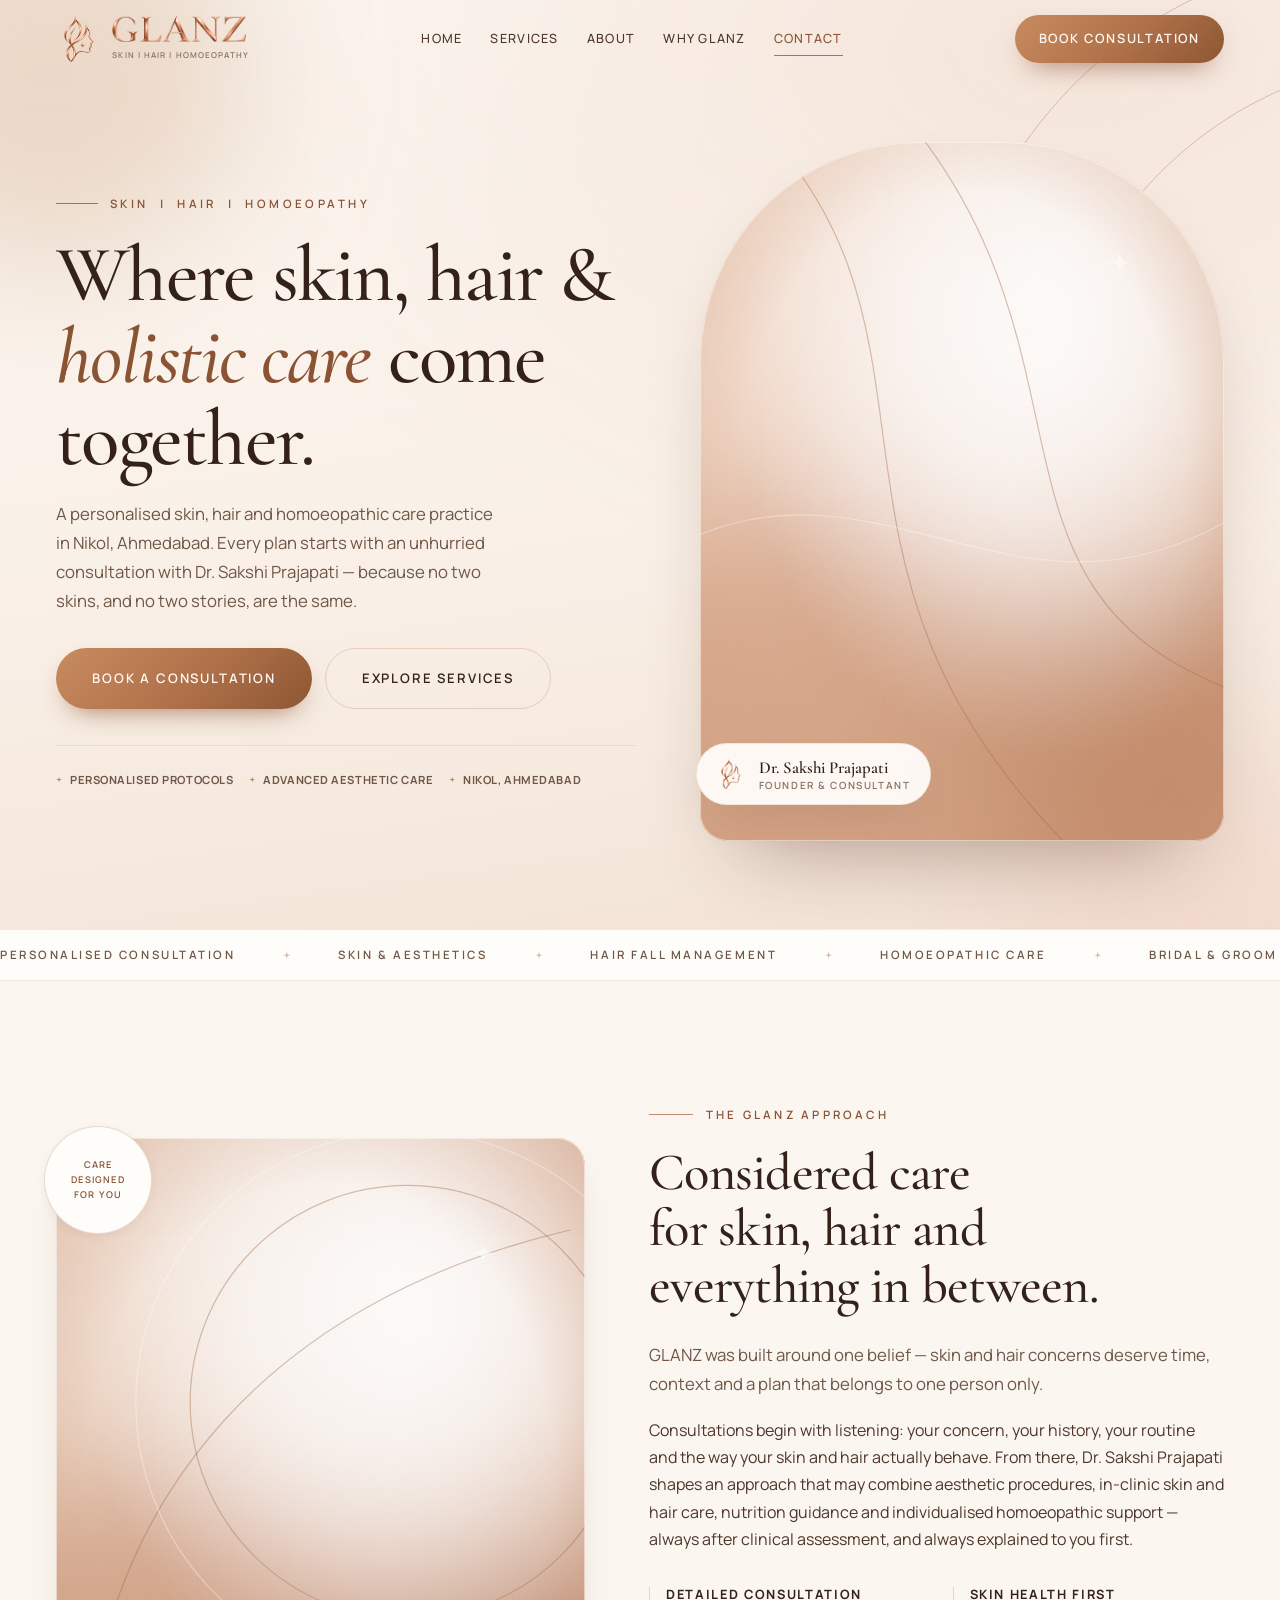
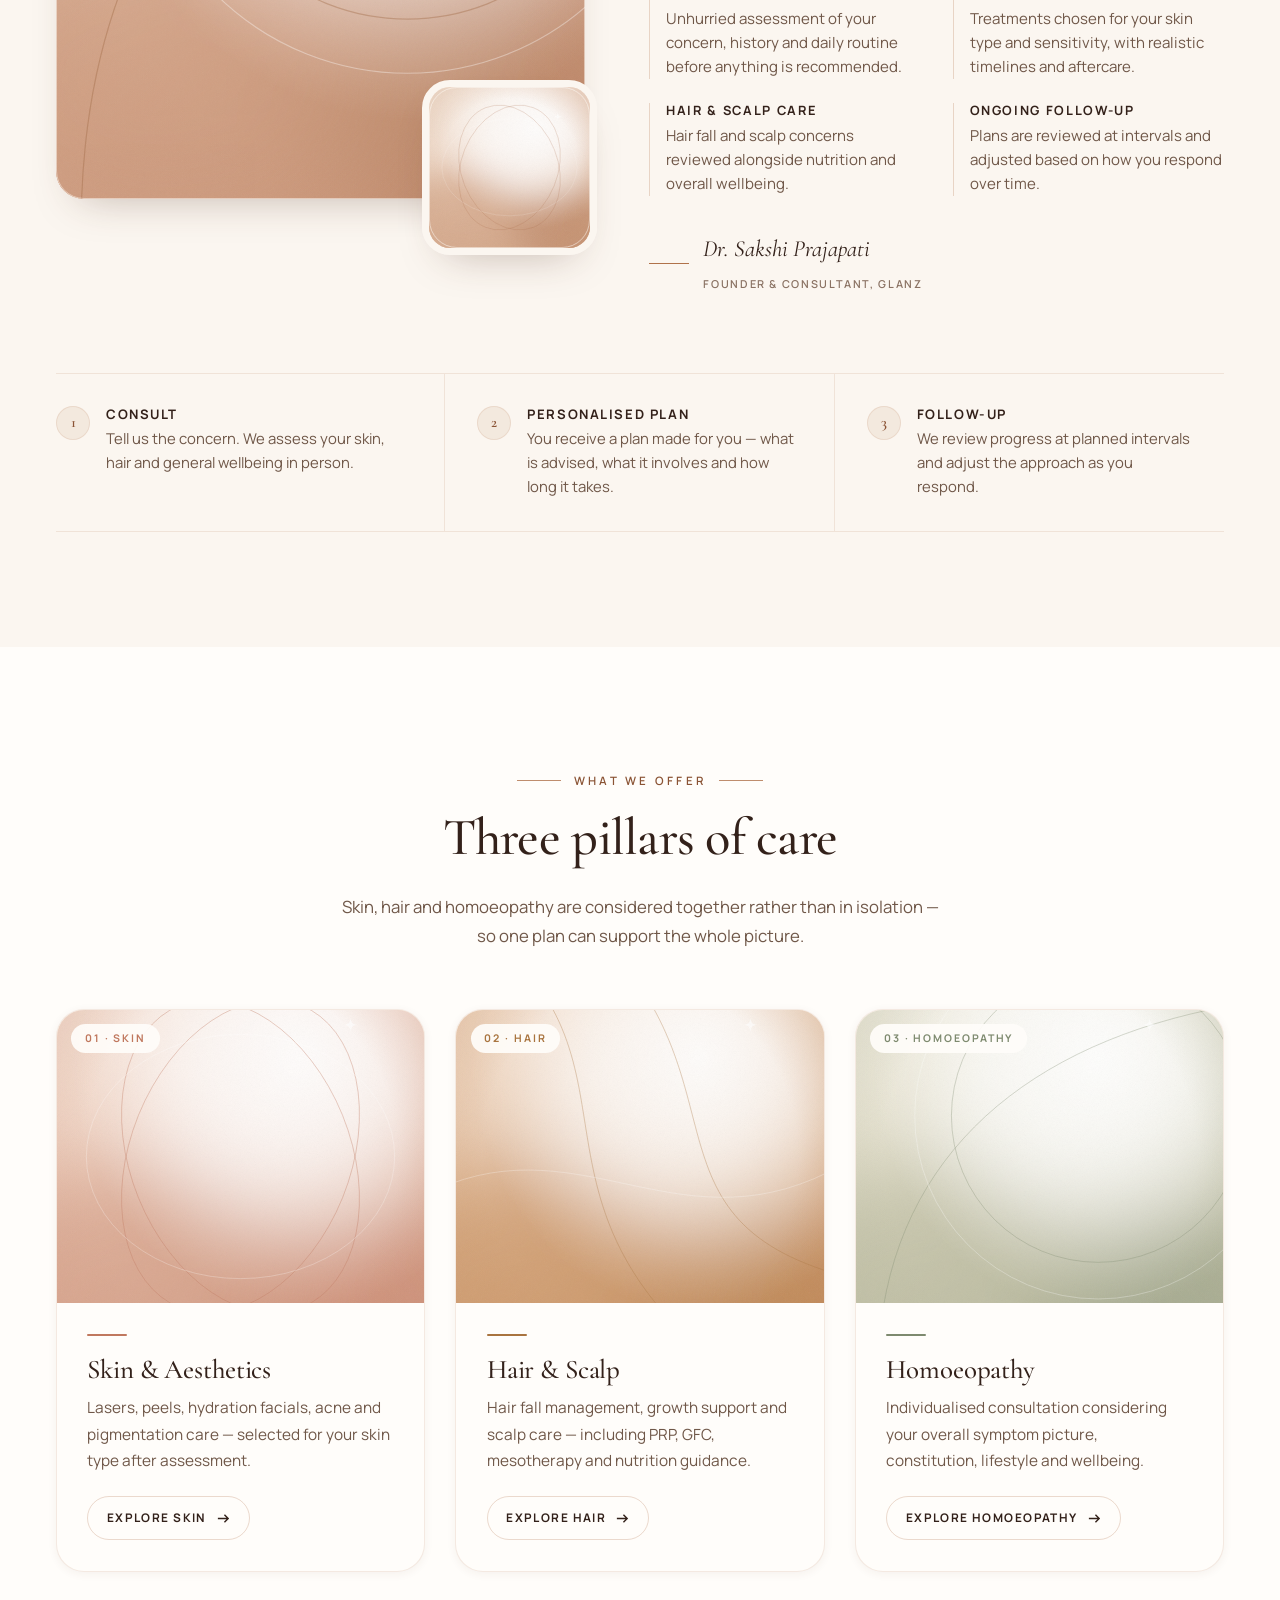
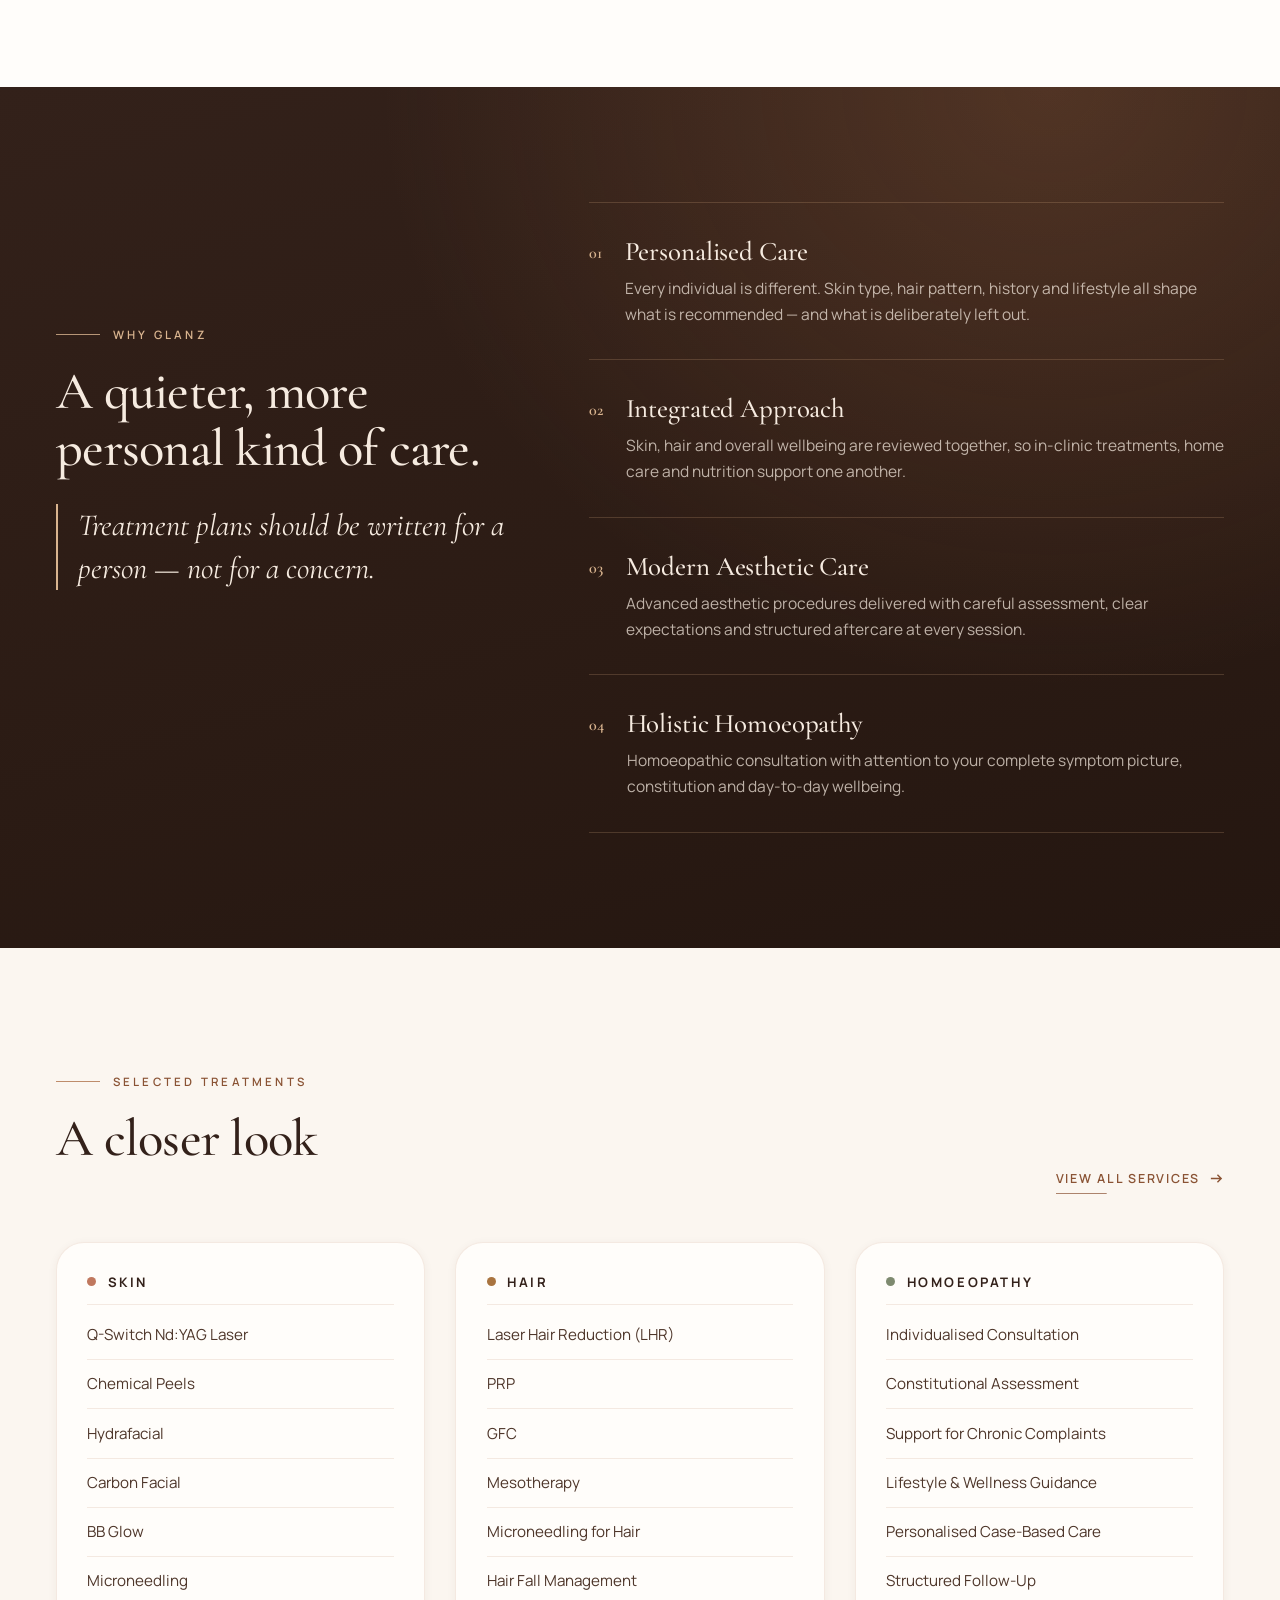
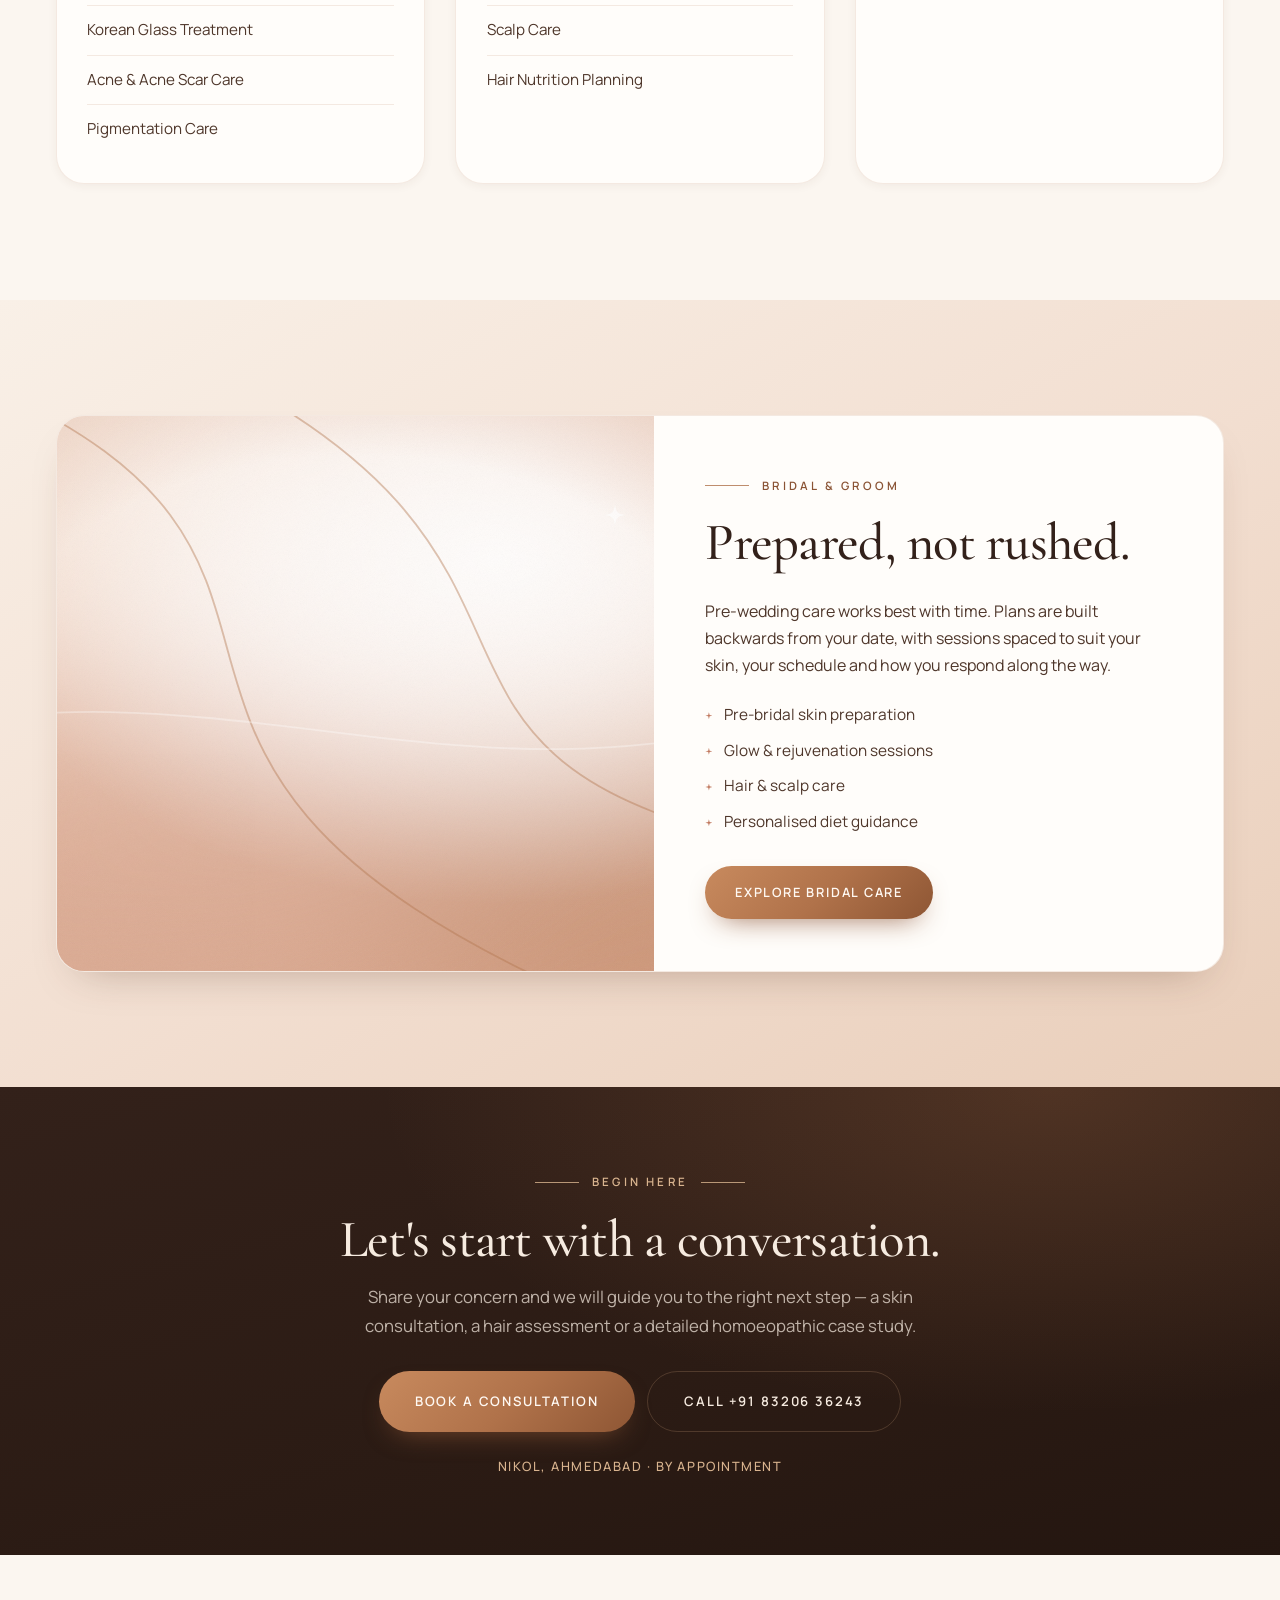
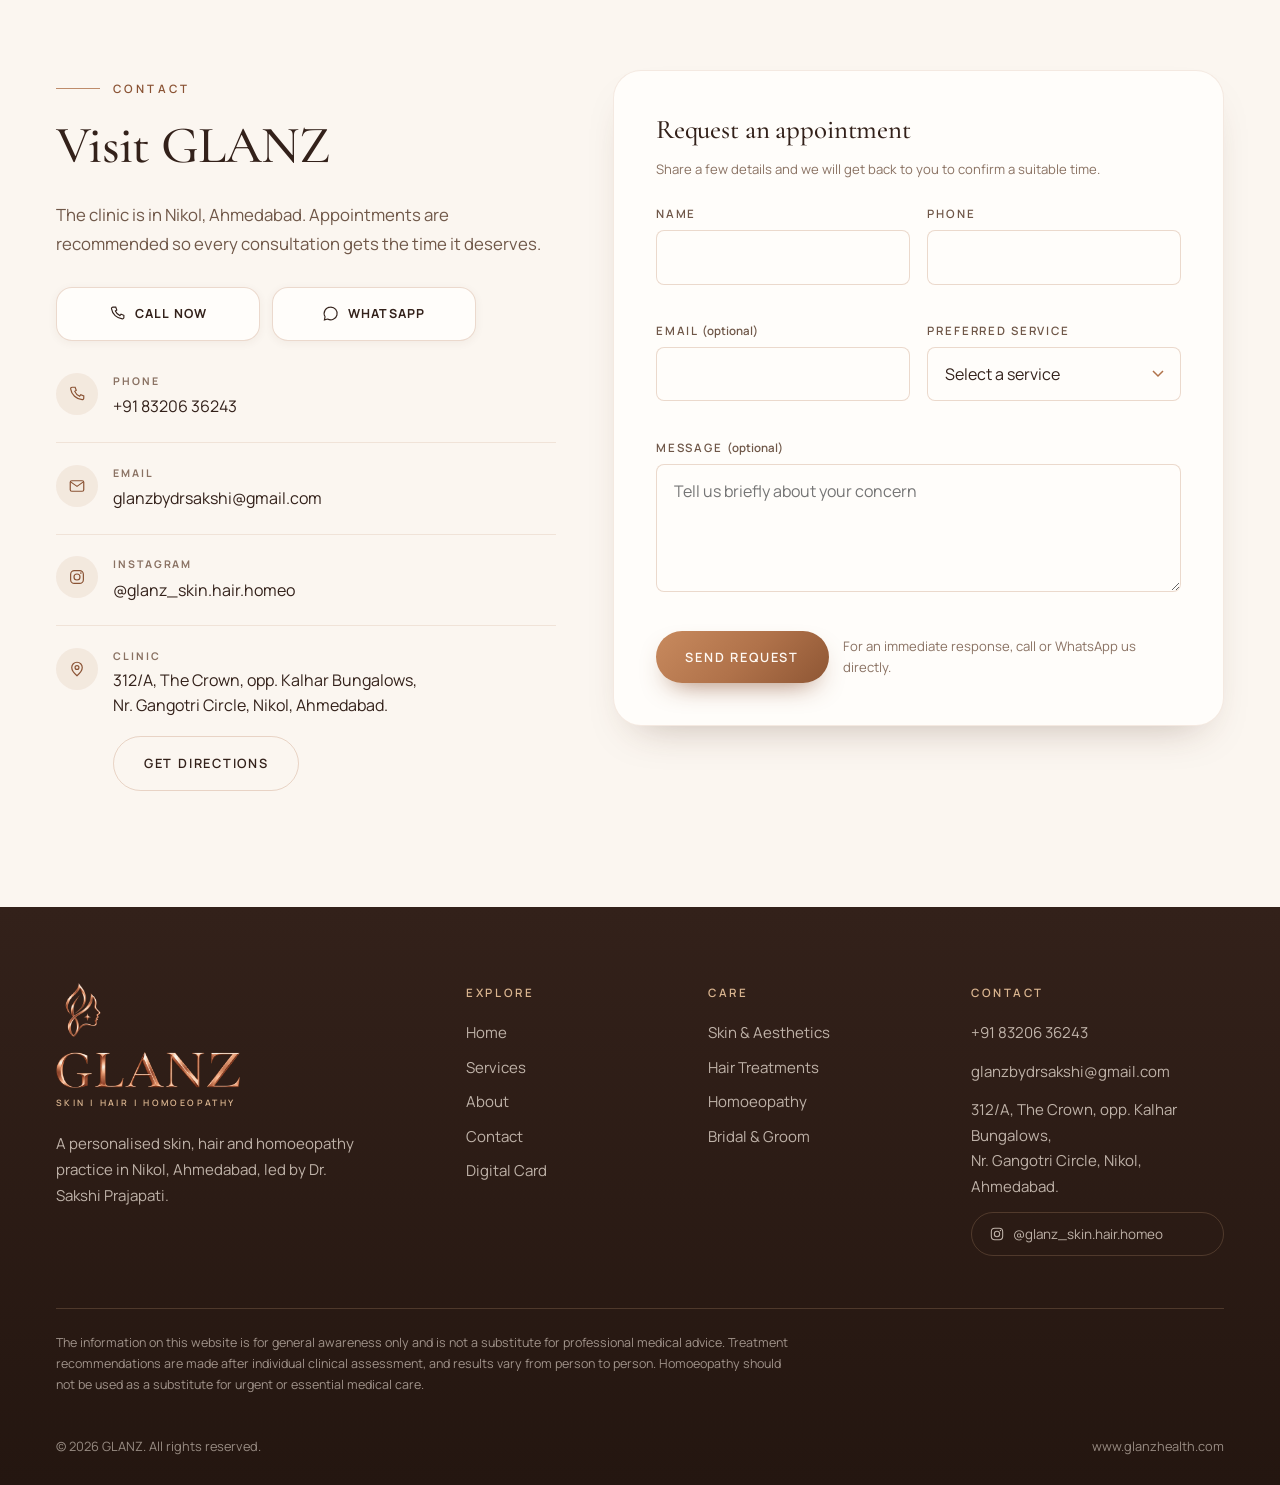
<file: index.html>
<!DOCTYPE html>
<html lang="en">
<head>
<meta charset="utf-8">
<meta name="viewport" content="width=device-width, initial-scale=1, viewport-fit=cover">
<title>GLANZ | Skin, Hair &amp; Homoeopathy Clinic in Nikol, Ahmedabad</title>
<meta name="description" content="GLANZ is a premium skin, hair and homoeopathy practice in Nikol, Ahmedabad. Personalised consultations with Dr. Sakshi Prajapati for skin care, aesthetic treatments, hair fall management and individualised homoeopathic care.">
<meta name="theme-color" content="#FBF6F0">
<link rel="canonical" href="https://www.glanzhealth.com/">

<!-- Open Graph / social -->
<meta property="og:type" content="website">
<meta property="og:site_name" content="GLANZ">
<meta property="og:title" content="GLANZ | Skin, Hair &amp; Homoeopathy">
<meta property="og:description" content="Where skin, hair and holistic care come together. Personalised care in Nikol, Ahmedabad.">
<meta property="og:url" content="https://www.glanzhealth.com/">
<meta property="og:image" content="https://www.glanzhealth.com/assets/logo/glanz-lockup.png">
<meta property="og:locale" content="en_IN">
<meta name="twitter:card" content="summary_large_image">
<meta name="twitter:title" content="GLANZ | Skin, Hair &amp; Homoeopathy">
<meta name="twitter:description" content="Personalised skin, hair and homoeopathic care in Nikol, Ahmedabad.">
<meta name="twitter:image" content="https://www.glanzhealth.com/assets/logo/glanz-lockup.png">

<link rel="icon" href="assets/logo/favicon.png" type="image/png">
<link rel="apple-touch-icon" href="assets/logo/glanz-symbol.png">

<!-- Fonts: Cinzel (wordmark) · Cormorant Garamond (display) · Manrope (UI/body) -->
<link rel="preconnect" href="https://fonts.googleapis.com">
<link rel="preconnect" href="https://fonts.gstatic.com" crossorigin>
<link href="https://fonts.googleapis.com/css2?family=Cinzel:wght@400;500;600&family=Cormorant+Garamond:ital,wght@0,400;0,500;0,600;1,400;1,500&family=Manrope:wght@400;500;600;700&display=swap" rel="stylesheet">

<link rel="stylesheet" href="css/global.css">
<link rel="stylesheet" href="css/home.css">

<script type="application/ld+json">
{
  "@context": "https://schema.org",
  "@type": "MedicalClinic",
  "name": "GLANZ — Skin, Hair & Homoeopathy",
  "url": "https://www.glanzhealth.com/",
  "email": "glanzbydrsakshi@gmail.com",
  "telephone": "+918320636243",
  "image": "https://www.glanzhealth.com/assets/logo/glanz-lockup.png",
  "address": {
    "@type": "PostalAddress",
    "streetAddress": "312/A, The Crown, opp. Kalhar Bungalows, Nr. Gangotri Circle, Nikol",
    "addressLocality": "Ahmedabad",
    "addressRegion": "Gujarat",
    "addressCountry": "IN"
  },
  "sameAs": ["https://www.instagram.com/glanz_skin.hair.homeo/"],
  "medicalSpecialty": ["Dermatology", "Homeopathic"]
}
</script>
</head>

<body id="top" class="has-actionbar">
<a class="skip-link" href="#main">Skip to content</a>

<!-- ======================================================================
     NAVIGATION
     ====================================================================== -->
<header class="nav" id="nav">
  <div class="nav__inner">
    <a class="brand" href="./" aria-label="GLANZ — home">
      <img class="brand__symbol" src="assets/logo/glanz-symbol.png" alt="" width="320" height="320">
      <span class="brand__text">
        <img class="brand__wordmark" src="assets/logo/glanz-wordmark.png" alt="GLANZ" width="620" height="121">
        <span class="brand__tag">Skin | Hair | Homoeopathy</span>
      </span>
    </a>

    <nav class="nav__menu nav__menu--desktop" aria-label="Primary">
      <a class="nav__link" href="#top">Home</a>
      <a class="nav__link" href="service/">Services</a>
      <a class="nav__link" href="#about">About</a>
      <a class="nav__link" href="#why">Why GLANZ</a>
      <a class="nav__link" href="#contact">Contact</a>
    </nav>

    <div class="nav__menu">
      <a class="btn nav__cta" data-glanz="book" href="#contact">Book Consultation</a>
      <button class="nav__toggle" id="navToggle" type="button" aria-expanded="false" aria-controls="navDrawer" aria-label="Open menu">
        <span></span><span></span>
      </button>
    </div>
  </div>
</header>

<div class="nav__drawer" id="navDrawer" hidden>
  <nav class="nav__drawer-list" aria-label="Mobile">
    <a href="#top">Home</a>
    <a href="service/">Services</a>
    <a href="#about">About</a>
    <a href="#why">Why GLANZ</a>
    <a href="#contact">Contact</a>
  </nav>
  <div class="nav__drawer-foot">
    <a class="btn btn--block" data-glanz="book" href="#contact">Book a Consultation</a>
    <div class="nav__drawer-actions">
      <a href="tel:+918320636243">
        <svg viewBox="0 0 24 24" fill="none" stroke="currentColor" stroke-width="1.6" stroke-linecap="round" aria-hidden="true"><path d="M6.5 3h3l1.5 4-2 1.5a12 12 0 006.5 6.5L17 13l4 1.5v3a2 2 0 01-2.2 2A17 17 0 013.5 5.2 2 2 0 015.5 3z"/></svg>
        Call
      </a>
      <a data-glanz="whatsapp" href="#" target="_blank" rel="noopener">
        <svg viewBox="0 0 24 24" fill="none" stroke="currentColor" stroke-width="1.6" aria-hidden="true"><path d="M12 3a9 9 0 00-7.7 13.6L3.4 21l4.5-1.2A9 9 0 1012 3z"/></svg>
        WhatsApp
      </a>
    </div>
    <div class="nav__drawer-meta">
      <span>312/A, The Crown, Nikol, Ahmedabad</span>
      <a href="mailto:glanzbydrsakshi@gmail.com">glanzbydrsakshi@gmail.com</a>
    </div>
  </div>
</div>

<main id="main">

  <!-- ====================================================================
       HERO
       ==================================================================== -->
  <section class="hero" aria-labelledby="heroTitle">
    <span class="glow glow--copper glow--a" aria-hidden="true"></span>
    <span class="glow glow--blush glow--b" aria-hidden="true"></span>

    <svg class="hero__lines" viewBox="0 0 600 600" aria-hidden="true">
      <path d="M40 560C40 300 180 40 520 20"/>
      <path d="M120 580C160 340 300 120 590 130"/>
    </svg>

    <div class="container hero__inner">
      <div class="hero__content">
        <p class="hero__brandline">Skin&nbsp;&nbsp;|&nbsp;&nbsp;Hair&nbsp;&nbsp;|&nbsp;&nbsp;Homoeopathy</p>
        <h1 class="hero__title" id="heroTitle">Where skin, hair &amp;<br><em>holistic care</em> come together.</h1>
        <p class="lead hero__lead">
          A personalised skin, hair and homoeopathic care practice in Nikol, Ahmedabad.
          Every plan starts with an unhurried consultation with Dr.&nbsp;Sakshi Prajapati —
          because no two skins, and no two stories, are the same.
        </p>
        <div class="btn-group">
          <a class="btn btn--lg" data-glanz="book" href="#contact">Book a Consultation</a>
          <a class="btn btn--ghost btn--lg" href="service/">Explore Services</a>
        </div>
        <ul class="hero__trust">
          <li>Personalised protocols</li>
          <li>Advanced aesthetic care</li>
          <li>Nikol, Ahmedabad</li>
        </ul>
      </div>

      <div class="hero__media" data-reveal="right">
        <div class="media hero__frame media--hover">
          <img src="assets/images/hero-portrait.svg" alt="Soft editorial portrait representing calm, healthy skin care at GLANZ" width="900" height="1200" fetchpriority="high">
        </div>
        <div class="hero__badge">
          <img src="assets/logo/glanz-symbol.png" alt="" width="320" height="320">
          <span class="hero__badge-text">
            <span class="hero__badge-name">Dr. Sakshi Prajapati</span>
            <span class="hero__badge-role">Founder &amp; Consultant</span>
          </span>
        </div>
      </div>
    </div>
  </section>

  <!-- ====================================================================
       BRAND TICKER
       ==================================================================== -->
  <div class="ticker" aria-hidden="true">
    <div class="ticker__track">
      <div class="ticker__group">
        <span class="ticker__item">Personalised Consultation</span>
        <span class="ticker__item">Skin &amp; Aesthetics</span>
        <span class="ticker__item">Hair Fall Management</span>
        <span class="ticker__item">Homoeopathic Care</span>
        <span class="ticker__item">Bridal &amp; Groom</span>
        <span class="ticker__item">Nikol, Ahmedabad</span>
      </div>
      <div class="ticker__group">
        <span class="ticker__item">Personalised Consultation</span>
        <span class="ticker__item">Skin &amp; Aesthetics</span>
        <span class="ticker__item">Hair Fall Management</span>
        <span class="ticker__item">Homoeopathic Care</span>
        <span class="ticker__item">Bridal &amp; Groom</span>
        <span class="ticker__item">Nikol, Ahmedabad</span>
      </div>
    </div>
  </div>

  <!-- ====================================================================
       ABOUT + HOW IT WORKS
       ==================================================================== -->
  <section class="section intro" id="about" aria-labelledby="aboutTitle">
    <div class="container">
      <div class="intro__grid">
        <div class="intro__media" data-reveal="left">
          <div class="media intro__media-main media--hover">
            <img src="assets/images/about-main.svg" alt="Calm treatment space at GLANZ, styled in cream and blush tones" width="900" height="1100" loading="lazy">
          </div>
          <div class="media intro__media-sub">
            <img src="assets/images/about-detail.svg" alt="Close detail of skin care preparation at GLANZ" width="700" height="700" loading="lazy">
          </div>
          <span class="intro__stamp">Care<br>designed<br>for you</span>
        </div>

        <div data-reveal>
          <p class="eyebrow">The GLANZ Approach</p>
          <h2 id="aboutTitle">Considered care for skin, hair and everything in between.</h2>
          <p class="lead">
            GLANZ was built around one belief — skin and hair concerns deserve time, context and
            a plan that belongs to one person only.
          </p>
          <p>
            Consultations begin with listening: your concern, your history, your routine and the
            way your skin and hair actually behave. From there, Dr. Sakshi Prajapati shapes an
            approach that may combine aesthetic procedures, in-clinic skin and hair care,
            nutrition guidance and individualised homoeopathic support — always after clinical
            assessment, and always explained to you first.
          </p>

          <div class="intro__points">
            <div class="intro__point">
              <h3>Detailed Consultation</h3>
              <p>Unhurried assessment of your concern, history and daily routine before anything is recommended.</p>
            </div>
            <div class="intro__point">
              <h3>Skin Health First</h3>
              <p>Treatments chosen for your skin type and sensitivity, with realistic timelines and aftercare.</p>
            </div>
            <div class="intro__point">
              <h3>Hair &amp; Scalp Care</h3>
              <p>Hair fall and scalp concerns reviewed alongside nutrition and overall wellbeing.</p>
            </div>
            <div class="intro__point">
              <h3>Ongoing Follow-Up</h3>
              <p>Plans are reviewed at intervals and adjusted based on how you respond over time.</p>
            </div>
          </div>

          <div class="intro__signature">
            <span class="intro__signature-rule" aria-hidden="true"></span>
            <span>
              <span class="intro__signature-name">Dr. Sakshi Prajapati</span><br>
              <span class="intro__signature-role">Founder &amp; Consultant, GLANZ</span>
            </span>
          </div>
        </div>
      </div>

      <!-- How a visit works — three plain steps, no extra section needed -->
      <div class="steps" data-reveal="fade">
        <div class="steps__item">
          <span class="steps__num">1</span>
          <div>
            <h3>Consult</h3>
            <p>Tell us the concern. We assess your skin, hair and general wellbeing in person.</p>
          </div>
        </div>
        <div class="steps__item">
          <span class="steps__num">2</span>
          <div>
            <h3>Personalised Plan</h3>
            <p>You receive a plan made for you — what is advised, what it involves and how long it takes.</p>
          </div>
        </div>
        <div class="steps__item">
          <span class="steps__num">3</span>
          <div>
            <h3>Follow-Up</h3>
            <p>We review progress at planned intervals and adjust the approach as you respond.</p>
          </div>
        </div>
      </div>
    </div>
  </section>

  <!-- ====================================================================
       SERVICES PREVIEW
       ==================================================================== -->
  <section class="section section--ivory" id="services" aria-labelledby="servicesTitle">
    <div class="container">
      <div class="section-head section-head--center" data-reveal>
        <p class="eyebrow eyebrow--center">What We Offer</p>
        <h2 id="servicesTitle">Three pillars of care</h2>
        <p class="lead" style="margin-inline:auto">
          Skin, hair and homoeopathy are considered together rather than in isolation —
          so one plan can support the whole picture.
        </p>
      </div>

      <div class="pillars">
        <article class="pillar pillar--skin" data-reveal>
          <div class="media pillar__media">
            <span class="pillar__num">01 · Skin</span>
            <img src="assets/images/service-skin.svg" alt="Editorial visual representing skin and aesthetic care" width="900" height="1000" loading="lazy">
          </div>
          <div class="pillar__body">
            <h3>Skin &amp; Aesthetics</h3>
            <p>Lasers, peels, hydration facials, acne and pigmentation care — selected for your skin type after assessment.</p>
            <a class="pillar__link" href="service/#skin">
              Explore Skin
              <svg viewBox="0 0 16 16" fill="none" stroke="currentColor" stroke-width="1.5" aria-hidden="true"><path d="M2 8h11M9 4l4 4-4 4"/></svg>
            </a>
          </div>
        </article>

        <article class="pillar pillar--hair" data-reveal>
          <div class="media pillar__media">
            <span class="pillar__num">02 · Hair</span>
            <img src="assets/images/service-hair.svg" alt="Editorial visual representing hair and scalp care" width="900" height="1000" loading="lazy">
          </div>
          <div class="pillar__body">
            <h3>Hair &amp; Scalp</h3>
            <p>Hair fall management, growth support and scalp care — including PRP, GFC, mesotherapy and nutrition guidance.</p>
            <a class="pillar__link" href="service/#hair">
              Explore Hair
              <svg viewBox="0 0 16 16" fill="none" stroke="currentColor" stroke-width="1.5" aria-hidden="true"><path d="M2 8h11M9 4l4 4-4 4"/></svg>
            </a>
          </div>
        </article>

        <article class="pillar pillar--homoeo" data-reveal>
          <div class="media pillar__media">
            <span class="pillar__num">03 · Homoeopathy</span>
            <img src="assets/images/service-homoeo.svg" alt="Editorial visual representing individualised homoeopathic consultation" width="900" height="1000" loading="lazy">
          </div>
          <div class="pillar__body">
            <h3>Homoeopathy</h3>
            <p>Individualised consultation considering your overall symptom picture, constitution, lifestyle and wellbeing.</p>
            <a class="pillar__link" href="service/#homoeopathy">
              Explore Homoeopathy
              <svg viewBox="0 0 16 16" fill="none" stroke="currentColor" stroke-width="1.5" aria-hidden="true"><path d="M2 8h11M9 4l4 4-4 4"/></svg>
            </a>
          </div>
        </article>
      </div>
    </div>
  </section>

  <!-- ====================================================================
       WHY GLANZ — dark anchor section
       ==================================================================== -->
  <section class="section section--dark why" id="why" aria-labelledby="whyTitle">
    <div class="container why__grid">
      <div class="why__aside" data-reveal>
        <p class="eyebrow">Why GLANZ</p>
        <h2 id="whyTitle">A quieter, more personal kind of care.</h2>
        <p class="why__statement">
          Treatment plans should be written for a person — not for a concern.
        </p>
      </div>

      <div class="why__list">
        <article class="why__item" data-reveal>
          <span class="why__index">01</span>
          <div>
            <h3>Personalised Care</h3>
            <p>Every individual is different. Skin type, hair pattern, history and lifestyle all shape what is recommended — and what is deliberately left out.</p>
          </div>
        </article>
        <article class="why__item" data-reveal>
          <span class="why__index">02</span>
          <div>
            <h3>Integrated Approach</h3>
            <p>Skin, hair and overall wellbeing are reviewed together, so in-clinic treatments, home care and nutrition support one another.</p>
          </div>
        </article>
        <article class="why__item" data-reveal>
          <span class="why__index">03</span>
          <div>
            <h3>Modern Aesthetic Care</h3>
            <p>Advanced aesthetic procedures delivered with careful assessment, clear expectations and structured aftercare at every session.</p>
          </div>
        </article>
        <article class="why__item" data-reveal>
          <span class="why__index">04</span>
          <div>
            <h3>Holistic Homoeopathy</h3>
            <p>Homoeopathic consultation with attention to your complete symptom picture, constitution and day-to-day wellbeing.</p>
          </div>
        </article>
      </div>
    </div>
  </section>

  <!-- ====================================================================
       FEATURED TREATMENTS
       ==================================================================== -->
  <section class="section featured" aria-labelledby="featuredTitle">
    <div class="container">
      <div class="featured__head" data-reveal>
        <div>
          <p class="eyebrow">Selected Treatments</p>
          <h2 id="featuredTitle">A closer look</h2>
        </div>
        <a class="link-arrow" href="service/">
          View all services
          <svg viewBox="0 0 16 16" fill="none" stroke="currentColor" stroke-width="1.5" aria-hidden="true"><path d="M2 8h11M9 4l4 4-4 4"/></svg>
        </a>
      </div>

      <div class="featured__cols">
        <div class="featured__col featured__col--skin" data-reveal>
          <div class="featured__col-title"><span class="dot" aria-hidden="true"></span><h3>Skin</h3></div>
          <ul class="featured__list">
            <li><a href="service/#skin">Q-Switch Nd:YAG Laser</a></li>
            <li><a href="service/#skin">Chemical Peels</a></li>
            <li><a href="service/#skin">Hydrafacial</a></li>
            <li><a href="service/#skin">Carbon Facial</a></li>
            <li><a href="service/#skin">BB Glow</a></li>
            <li><a href="service/#skin">Microneedling</a></li>
            <li><a href="service/#skin">Korean Glass Treatment</a></li>
            <li><a href="service/#skin">Acne &amp; Acne Scar Care</a></li>
            <li><a href="service/#skin">Pigmentation Care</a></li>
          </ul>
        </div>

        <div class="featured__col featured__col--hair" data-reveal>
          <div class="featured__col-title"><span class="dot" aria-hidden="true"></span><h3>Hair</h3></div>
          <ul class="featured__list">
            <li><a href="service/#hair">Laser Hair Reduction (LHR)</a></li>
            <li><a href="service/#hair">PRP</a></li>
            <li><a href="service/#hair">GFC</a></li>
            <li><a href="service/#hair">Mesotherapy</a></li>
            <li><a href="service/#hair">Microneedling for Hair</a></li>
            <li><a href="service/#hair">Hair Fall Management</a></li>
            <li><a href="service/#hair">Scalp Care</a></li>
            <li><a href="service/#hair">Hair Nutrition Planning</a></li>
          </ul>
        </div>

        <div class="featured__col featured__col--homoeo" data-reveal>
          <div class="featured__col-title"><span class="dot" aria-hidden="true"></span><h3>Homoeopathy</h3></div>
          <ul class="featured__list">
            <li><a href="service/#homoeopathy">Individualised Consultation</a></li>
            <li><a href="service/#homoeopathy">Constitutional Assessment</a></li>
            <li><a href="service/#homoeopathy">Support for Chronic Complaints</a></li>
            <li><a href="service/#homoeopathy">Lifestyle &amp; Wellness Guidance</a></li>
            <li><a href="service/#homoeopathy">Personalised Case-Based Care</a></li>
            <li><a href="service/#homoeopathy">Structured Follow-Up</a></li>
          </ul>
        </div>
      </div>
    </div>
  </section>

  <!-- ====================================================================
       BRIDAL & GROOM
       ==================================================================== -->
  <section class="section section--blush bridal" aria-labelledby="bridalTitle">
    <div class="container">
      <div class="bridal__inner" data-reveal>
        <div class="media bridal__media media--hover">
          <img src="assets/images/bridal.svg" alt="Soft, luminous editorial visual representing bridal and groom preparation" width="1400" height="900" loading="lazy">
        </div>
        <div class="bridal__body">
          <p class="eyebrow">Bridal &amp; Groom</p>
          <h2 id="bridalTitle">Prepared, not rushed.</h2>
          <p>
            Pre-wedding care works best with time. Plans are built backwards from your date, with
            sessions spaced to suit your skin, your schedule and how you respond along the way.
          </p>
          <ul class="bridal__list">
            <li>Pre-bridal skin preparation</li>
            <li>Glow &amp; rejuvenation sessions</li>
            <li>Hair &amp; scalp care</li>
            <li>Personalised diet guidance</li>
          </ul>
          <a class="btn" href="service/#bridal">Explore Bridal Care</a>
        </div>
      </div>
    </div>
  </section>

  <!-- ====================================================================
       CTA — dark anchor
       ==================================================================== -->
  <section class="section section--tight section--dark cta-band" aria-labelledby="ctaTitle">
    <div class="container cta-band__inner">
      <p class="eyebrow eyebrow--center">Begin Here</p>
      <h2 id="ctaTitle">Let's start with a conversation.</h2>
      <p class="lead" style="margin-inline:auto">
        Share your concern and we will guide you to the right next step — a skin consultation,
        a hair assessment or a detailed homoeopathic case study.
      </p>
      <div class="btn-group">
        <a class="btn btn--lg" data-glanz="book" href="#contact">Book a Consultation</a>
        <a class="btn btn--ghost btn--lg" href="tel:+918320636243">Call +91 83206 36243</a>
      </div>
      <p class="cta-band__meta">Nikol, Ahmedabad · By appointment</p>
    </div>
  </section>

  <!-- ====================================================================
       CONTACT
       ==================================================================== -->
  <section class="section contact" id="contact" aria-labelledby="contactTitle">
    <div class="container contact__grid">
      <div data-reveal>
        <p class="eyebrow">Contact</p>
        <h2 id="contactTitle">Visit GLANZ</h2>
        <p class="lead">
          The clinic is in Nikol, Ahmedabad. Appointments are recommended so every consultation
          gets the time it deserves.
        </p>

        <div class="contact__quick">
          <a href="tel:+918320636243">
            <svg viewBox="0 0 24 24" fill="none" stroke="currentColor" stroke-width="1.6" stroke-linecap="round" aria-hidden="true"><path d="M6.5 3h3l1.5 4-2 1.5a12 12 0 006.5 6.5L17 13l4 1.5v3a2 2 0 01-2.2 2A17 17 0 013.5 5.2 2 2 0 015.5 3z"/></svg>
            Call now
          </a>
          <a data-glanz="whatsapp" href="#" target="_blank" rel="noopener">
            <svg viewBox="0 0 24 24" fill="none" stroke="currentColor" stroke-width="1.6" aria-hidden="true"><path d="M12 3a9 9 0 00-7.7 13.6L3.4 21l4.5-1.2A9 9 0 1012 3z"/></svg>
            WhatsApp
          </a>
        </div>

        <div class="contact__list">
          <div class="contact__row">
            <span class="contact__icon" aria-hidden="true">
              <svg viewBox="0 0 24 24" fill="none" stroke="currentColor" stroke-width="1.6" stroke-linecap="round"><path d="M6.5 3h3l1.5 4-2 1.5a12 12 0 006.5 6.5L17 13l4 1.5v3a2 2 0 01-2.2 2A17 17 0 013.5 5.2 2 2 0 015.5 3z"/></svg>
            </span>
            <div>
              <p class="contact__label">Phone</p>
              <a class="contact__value" href="tel:+918320636243">+91 83206 36243</a>
            </div>
          </div>

          <div class="contact__row">
            <span class="contact__icon" aria-hidden="true">
              <svg viewBox="0 0 24 24" fill="none" stroke="currentColor" stroke-width="1.6"><rect x="3" y="5" width="18" height="14" rx="2"/><path d="M3.5 6.5L12 12.5l8.5-6"/></svg>
            </span>
            <div>
              <p class="contact__label">Email</p>
              <a class="contact__value" href="mailto:glanzbydrsakshi@gmail.com">glanzbydrsakshi@gmail.com</a>
            </div>
          </div>

          <div class="contact__row">
            <span class="contact__icon" aria-hidden="true">
              <svg viewBox="0 0 24 24" fill="none" stroke="currentColor" stroke-width="1.6"><rect x="3.5" y="3.5" width="17" height="17" rx="5"/><circle cx="12" cy="12" r="4"/><circle cx="17.2" cy="6.8" r="1.1" fill="currentColor" stroke="none"/></svg>
            </span>
            <div>
              <p class="contact__label">Instagram</p>
              <a class="contact__value" href="https://www.instagram.com/glanz_skin.hair.homeo/" target="_blank" rel="noopener">@glanz_skin.hair.homeo</a>
            </div>
          </div>

          <div class="contact__row">
            <span class="contact__icon" aria-hidden="true">
              <svg viewBox="0 0 24 24" fill="none" stroke="currentColor" stroke-width="1.6"><path d="M12 21s7-6.1 7-11a7 7 0 10-14 0c0 4.9 7 11 7 11z"/><circle cx="12" cy="10" r="2.6"/></svg>
            </span>
            <div>
              <p class="contact__label">Clinic</p>
              <p class="contact__value">312/A, The Crown, opp. Kalhar Bungalows,<br>Nr. Gangotri Circle, Nikol, Ahmedabad.</p>
              <p style="margin-top:1rem">
                <a class="btn btn--ghost" data-glanz="maps" href="#" target="_blank" rel="noopener">Get Directions</a>
              </p>
            </div>
          </div>
        </div>
      </div>

      <div class="contact__card" data-reveal="right">
        <h3>Request an appointment</h3>
        <p class="form-note" style="margin-bottom:1.5rem">
          Share a few details and we will get back to you to confirm a suitable time.
        </p>

        <form class="contact__form" id="contactForm" novalidate>
          <!-- Web3Forms — see GLANZ_CONFIG.web3formsKey in js/main.js to change the key -->
          <input type="hidden" name="access_key" value="cd164c81-4b46-4ff1-a68b-4e71835092c9">
          <input type="hidden" name="subject" value="New appointment request — GLANZ website">
          <input type="hidden" name="from_name" value="GLANZ website">
          <!-- Honeypot: real visitors never see or fill this; bots that do get silently rejected -->
          <input type="checkbox" name="botcheck" tabindex="-1" autocomplete="off" style="position:absolute;left:-9999px" aria-hidden="true">

          <div class="field">
            <label for="cf-name">Name</label>
            <input id="cf-name" name="name" type="text" autocomplete="name" required>
            <span class="field__error" data-error-for="cf-name"></span>
          </div>
          <div class="field">
            <label for="cf-phone">Phone</label>
            <input id="cf-phone" name="phone" type="tel" inputmode="tel" autocomplete="tel" required>
            <span class="field__error" data-error-for="cf-phone"></span>
          </div>
          <div class="field">
            <label for="cf-email">Email <span style="text-transform:none;letter-spacing:0">(optional)</span></label>
            <input id="cf-email" name="email" type="email" autocomplete="email">
            <span class="field__error" data-error-for="cf-email"></span>
          </div>
          <div class="field">
            <label for="cf-service">Preferred service</label>
            <select id="cf-service" name="service" required>
              <option value="">Select a service</option>
              <option>Skin consultation</option>
              <option>Hair consultation</option>
              <option>Homoeopathic consultation</option>
              <option>Bridal &amp; groom care</option>
              <option>Not sure yet</option>
            </select>
            <span class="field__error" data-error-for="cf-service"></span>
          </div>
          <div class="field field--full">
            <label for="cf-message">Message <span style="text-transform:none;letter-spacing:0">(optional)</span></label>
            <textarea id="cf-message" name="message" rows="4" placeholder="Tell us briefly about your concern"></textarea>
            <span class="field__error" data-error-for="cf-message"></span>
          </div>

          <div class="form-foot">
            <button class="btn" type="submit">
              <span class="btn__label">Send Request</span>
            </button>
            <p class="form-note">
              For an immediate response, call or WhatsApp us directly.
            </p>
          </div>
        </form>

        <p class="form-status" id="formStatus" role="status" aria-live="polite"></p>
      </div>
    </div>
  </section>

</main>

<!-- ======================================================================
     FOOTER
     ====================================================================== -->
<footer class="footer">
  <div class="container">
    <div class="footer__grid">
      <div>
        <div class="footer__brand">
          <img class="footer__symbol" src="assets/logo/glanz-symbol.png" alt="" width="320" height="320" loading="lazy">
          <span class="footer__lockup">
            <img class="footer__wordmark" src="assets/logo/glanz-wordmark.png" alt="GLANZ" width="620" height="121" loading="lazy">
            <span class="footer__tag">Skin | Hair | Homoeopathy</span>
          </span>
        </div>
        <p class="footer__about">
          A personalised skin, hair and homoeopathy practice in Nikol, Ahmedabad, led by
          Dr. Sakshi Prajapati.
        </p>
      </div>

      <div>
        <h4>Explore</h4>
        <ul class="footer__list">
          <li><a href="./">Home</a></li>
          <li><a href="service/">Services</a></li>
          <li><a href="#about">About</a></li>
          <li><a href="#contact">Contact</a></li>
          <li><a href="scan/">Digital Card</a></li>
        </ul>
      </div>

      <div>
        <h4>Care</h4>
        <ul class="footer__list">
          <li><a href="service/#skin">Skin &amp; Aesthetics</a></li>
          <li><a href="service/#hair">Hair Treatments</a></li>
          <li><a href="service/#homoeopathy">Homoeopathy</a></li>
          <li><a href="service/#bridal">Bridal &amp; Groom</a></li>
        </ul>
      </div>

      <div>
        <h4>Contact</h4>
        <div class="footer__contact">
          <a href="tel:+918320636243">+91 83206 36243</a>
          <a href="mailto:glanzbydrsakshi@gmail.com">glanzbydrsakshi@gmail.com</a>
          <span>312/A, The Crown, opp. Kalhar Bungalows,<br>Nr. Gangotri Circle, Nikol, Ahmedabad.</span>
          <a class="social" href="https://www.instagram.com/glanz_skin.hair.homeo/" target="_blank" rel="noopener">
            <svg viewBox="0 0 24 24" fill="none" stroke="currentColor" stroke-width="1.6" aria-hidden="true"><rect x="3.5" y="3.5" width="17" height="17" rx="5"/><circle cx="12" cy="12" r="4"/><circle cx="17.2" cy="6.8" r="1.1" fill="currentColor" stroke="none"/></svg>
            @glanz_skin.hair.homeo
          </a>
        </div>
      </div>
    </div>

    <p class="footer__disclaimer">
      The information on this website is for general awareness only and is not a substitute for
      professional medical advice. Treatment recommendations are made after individual clinical
      assessment, and results vary from person to person. Homoeopathy should not be used as a
      substitute for urgent or essential medical care.
    </p>

    <div class="footer__bottom">
      <span>© <span data-glanz="year">2025</span> GLANZ. All rights reserved.</span>
      <span>www.glanzhealth.com</span>
    </div>
  </div>
</footer>

<!-- ======================================================================
     STICKY MOBILE ACTION BAR
     ====================================================================== -->
<nav class="actionbar" aria-label="Quick contact">
  <a class="actionbar__btn" href="tel:+918320636243">
    <svg viewBox="0 0 24 24" fill="none" stroke="currentColor" stroke-width="1.6" stroke-linecap="round" aria-hidden="true"><path d="M6.5 3h3l1.5 4-2 1.5a12 12 0 006.5 6.5L17 13l4 1.5v3a2 2 0 01-2.2 2A17 17 0 013.5 5.2 2 2 0 015.5 3z"/></svg>
    Call
  </a>
  <a class="actionbar__btn" data-glanz="whatsapp" href="#" target="_blank" rel="noopener">
    <svg viewBox="0 0 24 24" fill="none" stroke="currentColor" stroke-width="1.6" aria-hidden="true"><path d="M12 3a9 9 0 00-7.7 13.6L3.4 21l4.5-1.2A9 9 0 1012 3z"/></svg>
    WhatsApp
  </a>
  <a class="actionbar__btn actionbar__btn--primary" data-glanz="book" href="#contact">
    <svg viewBox="0 0 24 24" fill="none" stroke="currentColor" stroke-width="1.6" aria-hidden="true"><rect x="3.5" y="5" width="17" height="16" rx="3"/><path d="M8 3v4M16 3v4M3.5 10h17"/></svg>
    Book
  </a>
</nav>

<script src="js/main.js" defer></script>
</body>
</html>
</file>
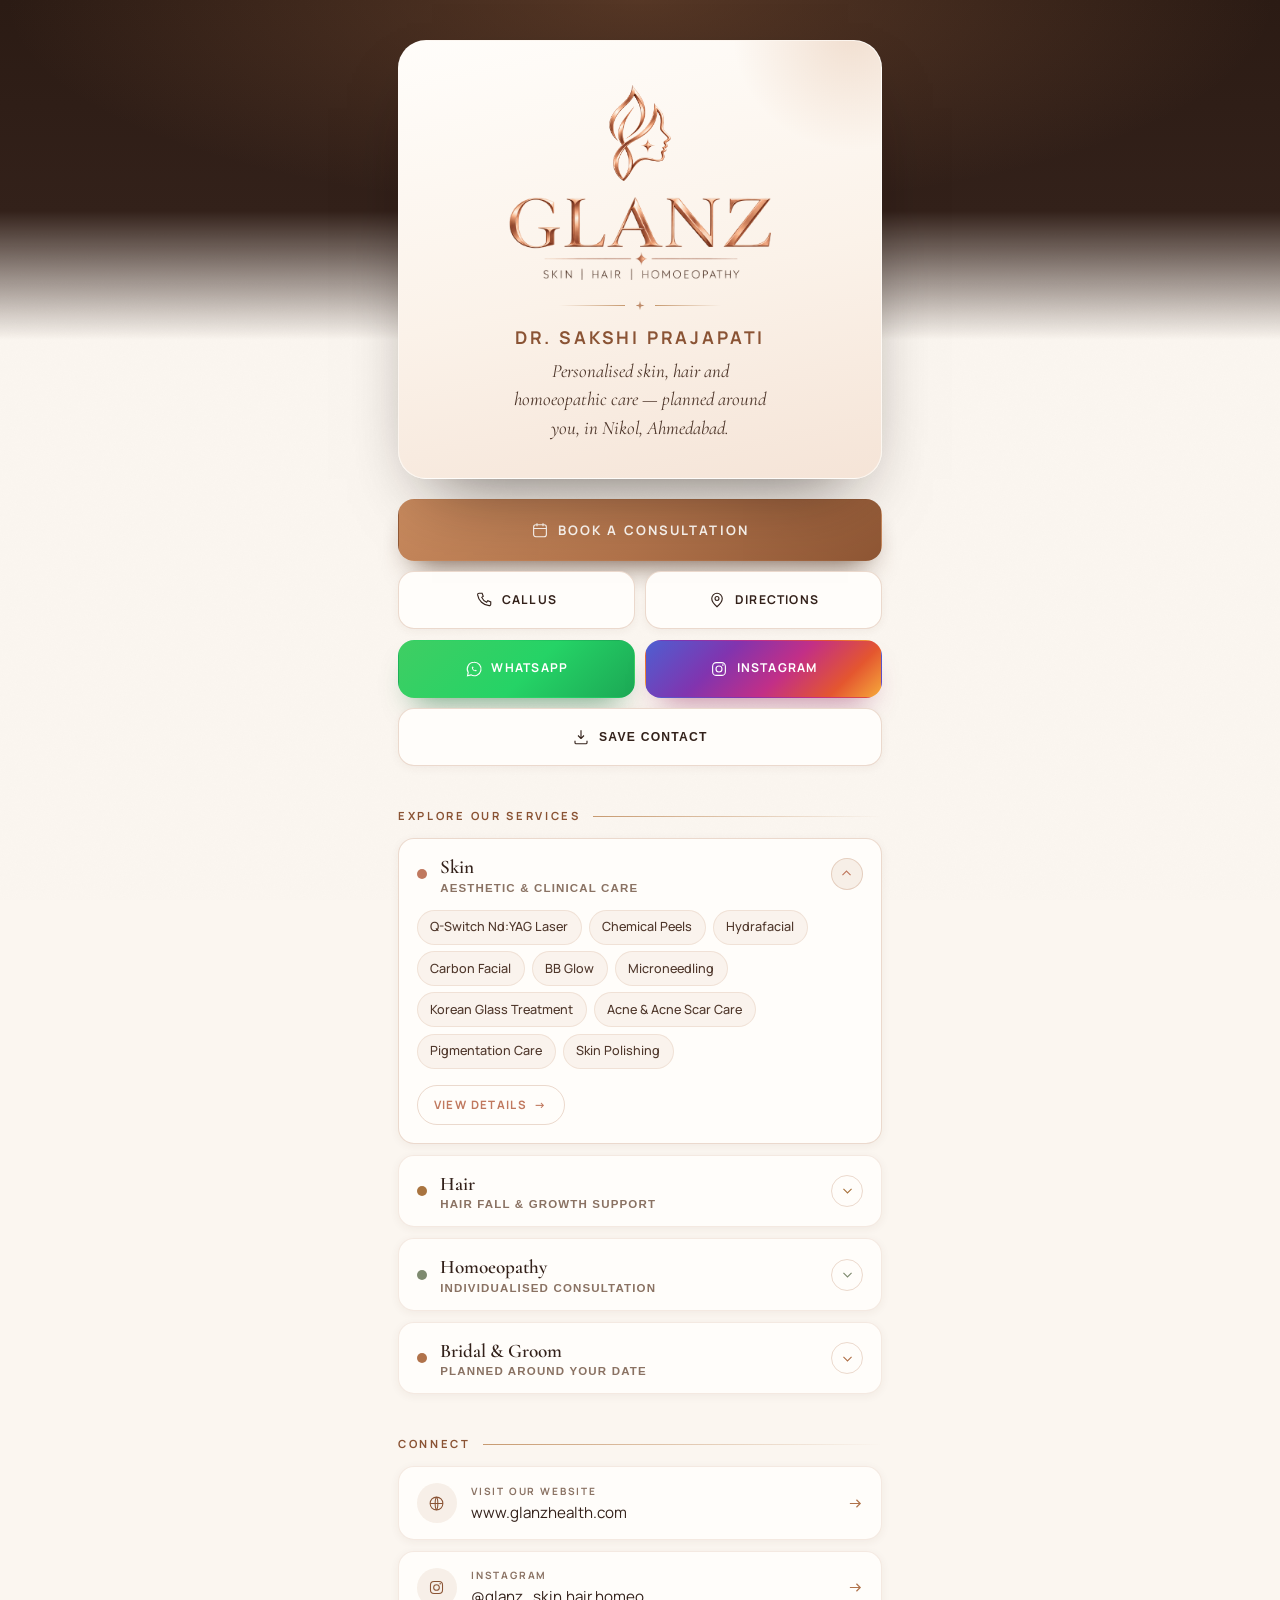
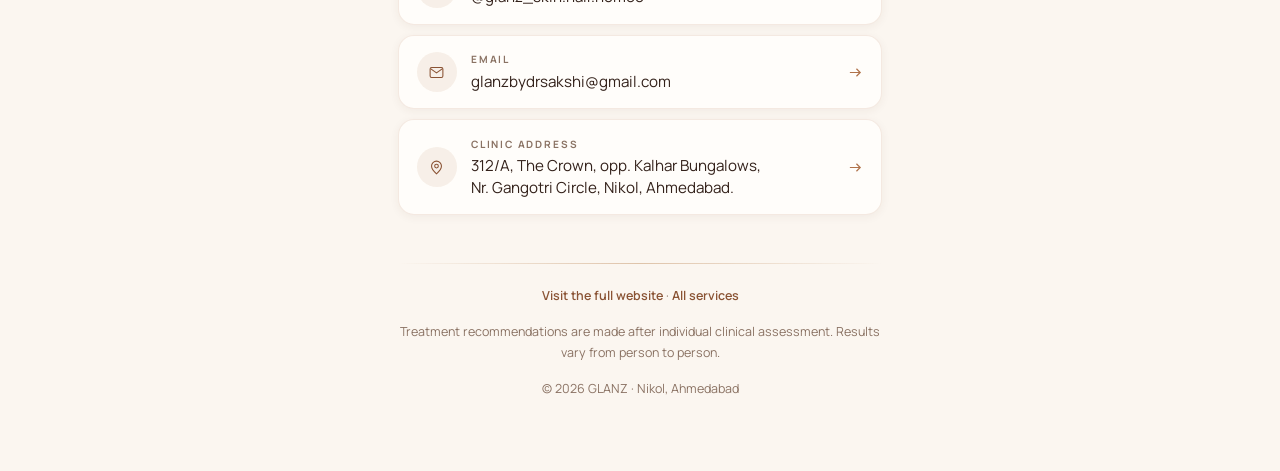
<file: scan/index.html>
<!DOCTYPE html>
<html lang="en">
<head>
<meta charset="utf-8">
<meta name="viewport" content="width=device-width, initial-scale=1, viewport-fit=cover">
<title>GLANZ — Digital Card | Dr. Sakshi Prajapati</title>
<meta name="description" content="GLANZ digital visiting card — call, WhatsApp, book a consultation or get directions to our skin, hair and homoeopathy clinic in Nikol, Ahmedabad.">
<meta name="theme-color" content="#2B1B14">
<link rel="canonical" href="https://www.glanzhealth.com/scan/">
<meta name="robots" content="index, follow">

<meta property="og:type" content="profile">
<meta property="og:site_name" content="GLANZ">
<meta property="og:title" content="GLANZ — Skin, Hair &amp; Homoeopathy">
<meta property="og:description" content="Dr. Sakshi Prajapati · Nikol, Ahmedabad. Call, WhatsApp, book a consultation or explore our services.">
<meta property="og:url" content="https://www.glanzhealth.com/scan/">
<meta property="og:image" content="https://www.glanzhealth.com/assets/logo/glanz-lockup.png">
<meta property="og:locale" content="en_IN">
<meta name="twitter:card" content="summary">
<meta name="twitter:title" content="GLANZ — Skin, Hair &amp; Homoeopathy">
<meta name="twitter:description" content="Dr. Sakshi Prajapati · Nikol, Ahmedabad.">
<meta name="twitter:image" content="https://www.glanzhealth.com/assets/logo/glanz-lockup.png">

<link rel="icon" href="../assets/logo/favicon.png" type="image/png">
<link rel="apple-touch-icon" href="../assets/logo/glanz-symbol.png">

<link rel="preconnect" href="https://fonts.googleapis.com">
<link rel="preconnect" href="https://fonts.gstatic.com" crossorigin>
<link href="https://fonts.googleapis.com/css2?family=Cinzel:wght@400;500;600&family=Cormorant+Garamond:ital,wght@0,400;0,500;0,600;1,400;1,500&family=Manrope:wght@400;500;600;700&display=swap" rel="stylesheet">

<link rel="stylesheet" href="../css/global.css">
<link rel="stylesheet" href="../css/scan.css">
</head>

<body class="scan-page">

<main class="scan" id="main">

  <!-- ====================================================================
       CARD HEADER
       Text below mirrors the printed visiting card.
       ==================================================================== -->
  <header class="scan-card">
    <img class="scan-card__symbol" src="../assets/logo/glanz-symbol.png" alt="" width="320" height="320" fetchpriority="high">
    <img class="scan-card__wordmark" src="../assets/logo/glanz-wordmark-tagline.png" alt="GLANZ — Skin, Hair, Homoeopathy" width="680" height="216">
    <h1 class="sr-only">GLANZ — Skin, Hair &amp; Homoeopathy</h1>

    <div class="scan-card__divider" aria-hidden="true"><span></span></div>

    <h2 class="scan-card__doctor" data-scan="doctor">Dr. Sakshi Prajapati</h2>
    <p class="scan-card__statement" data-scan="statement">
      Personalised skin, hair and homoeopathic care — planned around you, in Nikol, Ahmedabad.
    </p>
  </header>

  <!-- ====================================================================
       PRIMARY ACTIONS
       ==================================================================== -->
  <nav class="scan-actions" aria-label="Quick actions">
    <a class="action action--primary" data-scan-link="book" href="#">
      <svg viewBox="0 0 24 24" fill="none" stroke="currentColor" stroke-width="1.5" aria-hidden="true"><rect x="3.5" y="5" width="17" height="16" rx="3"/><path d="M8 3v4M16 3v4M3.5 10h17"/></svg>
      Book a Consultation
    </a>
    <div class="scan-actions__row">
      <a class="action" data-scan-link="phone" href="#">
        <svg viewBox="0 0 24 24" fill="none" stroke="currentColor" stroke-width="1.5" stroke-linecap="round" aria-hidden="true"><path d="M6.5 3h3l1.5 4-2 1.5a12 12 0 006.5 6.5L17 13l4 1.5v3a2 2 0 01-2.2 2A17 17 0 013.5 5.2 2 2 0 015.5 3z"/></svg>
        Call Us
      </a>
      <a class="action" data-scan-link="maps" href="#" target="_blank" rel="noopener">
        <svg viewBox="0 0 24 24" fill="none" stroke="currentColor" stroke-width="1.5" aria-hidden="true"><path d="M12 21s7-6.1 7-11a7 7 0 10-14 0c0 4.9 7 11 7 11z"/><circle cx="12" cy="10" r="2.6"/></svg>
        Directions
      </a>
    </div>
    <div class="scan-actions__row">
      <a class="action action--whatsapp" data-scan-link="whatsapp" href="#" target="_blank" rel="noopener">
        <svg viewBox="0 0 24 24" fill="none" stroke="currentColor" stroke-width="1.5" aria-hidden="true"><path d="M12 3a9 9 0 00-7.7 13.6L3.4 21l4.5-1.2A9 9 0 1012 3z"/><path d="M9 9.5c0 3 2.5 5.5 5.5 5.5.6 0 1.2-.5 1.2-1.1l-1.6-.8-.9 1a5.6 5.6 0 01-2.8-2.8l1-.9-.8-1.6c-.6 0-1.1.6-1.1 1.2z" fill="currentColor" stroke="none"/></svg>
        WhatsApp
      </a>
      <a class="action action--instagram" data-scan-link="instagram" href="#" target="_blank" rel="noopener">
        <svg viewBox="0 0 24 24" fill="none" stroke="currentColor" stroke-width="1.5" aria-hidden="true"><rect x="3.5" y="3.5" width="17" height="17" rx="5"/><circle cx="12" cy="12" r="4"/><circle cx="17.2" cy="6.8" r="1.1" fill="currentColor" stroke="none"/></svg>
        Instagram
      </a>
    </div>
    <button class="action" type="button" id="saveContact">
      <svg viewBox="0 0 24 24" fill="none" stroke="currentColor" stroke-width="1.5" aria-hidden="true"><path d="M12 3v11m0 0l-4-4m4 4l4-4M4 17v2.5A1.5 1.5 0 005.5 21h13a1.5 1.5 0 001.5-1.5V17"/></svg>
      Save Contact
    </button>
  </nav>

  <!-- ====================================================================
       SERVICES — rendered from scanContent in js/scan.js
       ==================================================================== -->
  <section class="scan-section" aria-labelledby="scanServicesTitle">
    <h2 class="scan-section__title" id="scanServicesTitle">Explore Our Services</h2>
    <div class="scan-cats" id="scanCats">
      <!-- Populated by js/scan.js — edit the scanContent object there -->
    </div>
  </section>

  <!-- ====================================================================
       CONNECT
       ==================================================================== -->
  <section class="scan-section" aria-labelledby="scanConnectTitle">
    <h2 class="scan-section__title" id="scanConnectTitle">Connect</h2>
    <div class="scan-links">
      <a class="scan-link" data-scan-link="website" href="../">
        <span class="scan-link__icon" aria-hidden="true">
          <svg viewBox="0 0 24 24" fill="none" stroke="currentColor" stroke-width="1.5"><circle cx="12" cy="12" r="9"/><path d="M3 12h18M12 3c2.5 2.6 2.5 15 0 18M12 3c-2.5 2.6-2.5 15 0 18"/></svg>
        </span>
        <span class="scan-link__text">
          <span class="scan-link__label">Visit our website</span>
          <span class="scan-link__value" data-scan="website">www.glanzhealth.com</span>
        </span>
        <span class="scan-link__go" aria-hidden="true">
          <svg viewBox="0 0 16 16" fill="none" stroke="currentColor" stroke-width="1.3"><path d="M2 8h11M9 4l4 4-4 4"/></svg>
        </span>
      </a>

      <a class="scan-link" data-scan-link="instagram" href="#" target="_blank" rel="noopener">
        <span class="scan-link__icon" aria-hidden="true">
          <svg viewBox="0 0 24 24" fill="none" stroke="currentColor" stroke-width="1.5"><rect x="3.5" y="3.5" width="17" height="17" rx="5"/><circle cx="12" cy="12" r="4"/><circle cx="17.2" cy="6.8" r="1.1" fill="currentColor" stroke="none"/></svg>
        </span>
        <span class="scan-link__text">
          <span class="scan-link__label">Instagram</span>
          <span class="scan-link__value" data-scan="instagramHandle">@glanz_skin.hair.homeo</span>
        </span>
        <span class="scan-link__go" aria-hidden="true">
          <svg viewBox="0 0 16 16" fill="none" stroke="currentColor" stroke-width="1.3"><path d="M2 8h11M9 4l4 4-4 4"/></svg>
        </span>
      </a>

      <a class="scan-link" data-scan-link="email" href="#">
        <span class="scan-link__icon" aria-hidden="true">
          <svg viewBox="0 0 24 24" fill="none" stroke="currentColor" stroke-width="1.5"><rect x="3" y="5" width="18" height="14" rx="2"/><path d="M3.5 6.5L12 12.5l8.5-6"/></svg>
        </span>
        <span class="scan-link__text">
          <span class="scan-link__label">Email</span>
          <span class="scan-link__value" data-scan="email">glanzbydrsakshi@gmail.com</span>
        </span>
        <span class="scan-link__go" aria-hidden="true">
          <svg viewBox="0 0 16 16" fill="none" stroke="currentColor" stroke-width="1.3"><path d="M2 8h11M9 4l4 4-4 4"/></svg>
        </span>
      </a>

      <a class="scan-link" data-scan-link="maps" href="#" target="_blank" rel="noopener">
        <span class="scan-link__icon" aria-hidden="true">
          <svg viewBox="0 0 24 24" fill="none" stroke="currentColor" stroke-width="1.5"><path d="M12 21s7-6.1 7-11a7 7 0 10-14 0c0 4.9 7 11 7 11z"/><circle cx="12" cy="10" r="2.6"/></svg>
        </span>
        <span class="scan-link__text">
          <span class="scan-link__label">Clinic address</span>
          <span class="scan-link__value" data-scan="address">
            312/A, The Crown, opp. Kalhar Bungalows,<br>Nr. Gangotri Circle, Nikol, Ahmedabad.
          </span>
        </span>
        <span class="scan-link__go" aria-hidden="true">
          <svg viewBox="0 0 16 16" fill="none" stroke="currentColor" stroke-width="1.3"><path d="M2 8h11M9 4l4 4-4 4"/></svg>
        </span>
      </a>
    </div>
  </section>

  <!-- ====================================================================
       FOOT
       ==================================================================== -->
  <footer class="scan-foot">
    <div class="scan-foot__rule" aria-hidden="true"></div>
    <p>
      <a href="../">Visit the full website</a> · <a href="../service/">All services</a>
    </p>
    <p style="margin-top:0.9rem">
      Treatment recommendations are made after individual clinical assessment.
      Results vary from person to person.
    </p>
    <p style="margin-top:0.9rem">© <span data-scan="year">2025</span> GLANZ · Nikol, Ahmedabad</p>
  </footer>

</main>

<!-- ======================================================================
     STICKY MOBILE ACTION BAR
     ====================================================================== -->
<nav class="scan-bar" aria-label="Contact actions">
  <a class="scan-bar__btn" data-scan-link="phone" href="#">
    <svg viewBox="0 0 24 24" fill="none" stroke="currentColor" stroke-width="1.5" stroke-linecap="round" aria-hidden="true"><path d="M6.5 3h3l1.5 4-2 1.5a12 12 0 006.5 6.5L17 13l4 1.5v3a2 2 0 01-2.2 2A17 17 0 013.5 5.2 2 2 0 015.5 3z"/></svg>
    Call
  </a>
  <a class="scan-bar__btn" data-scan-link="whatsapp" href="#" target="_blank" rel="noopener">
    <svg viewBox="0 0 24 24" fill="none" stroke="currentColor" stroke-width="1.5" aria-hidden="true"><path d="M12 3a9 9 0 00-7.7 13.6L3.4 21l4.5-1.2A9 9 0 1012 3z"/></svg>
    WhatsApp
  </a>
  <a class="scan-bar__btn scan-bar__btn--primary" data-scan-link="book" href="#">
    <svg viewBox="0 0 24 24" fill="none" stroke="currentColor" stroke-width="1.5" aria-hidden="true"><rect x="3.5" y="5" width="17" height="16" rx="3"/><path d="M8 3v4M16 3v4M3.5 10h17"/></svg>
    Book
  </a>
</nav>

<script src="../js/scan.js" defer></script>
</body>
</html>
</file>
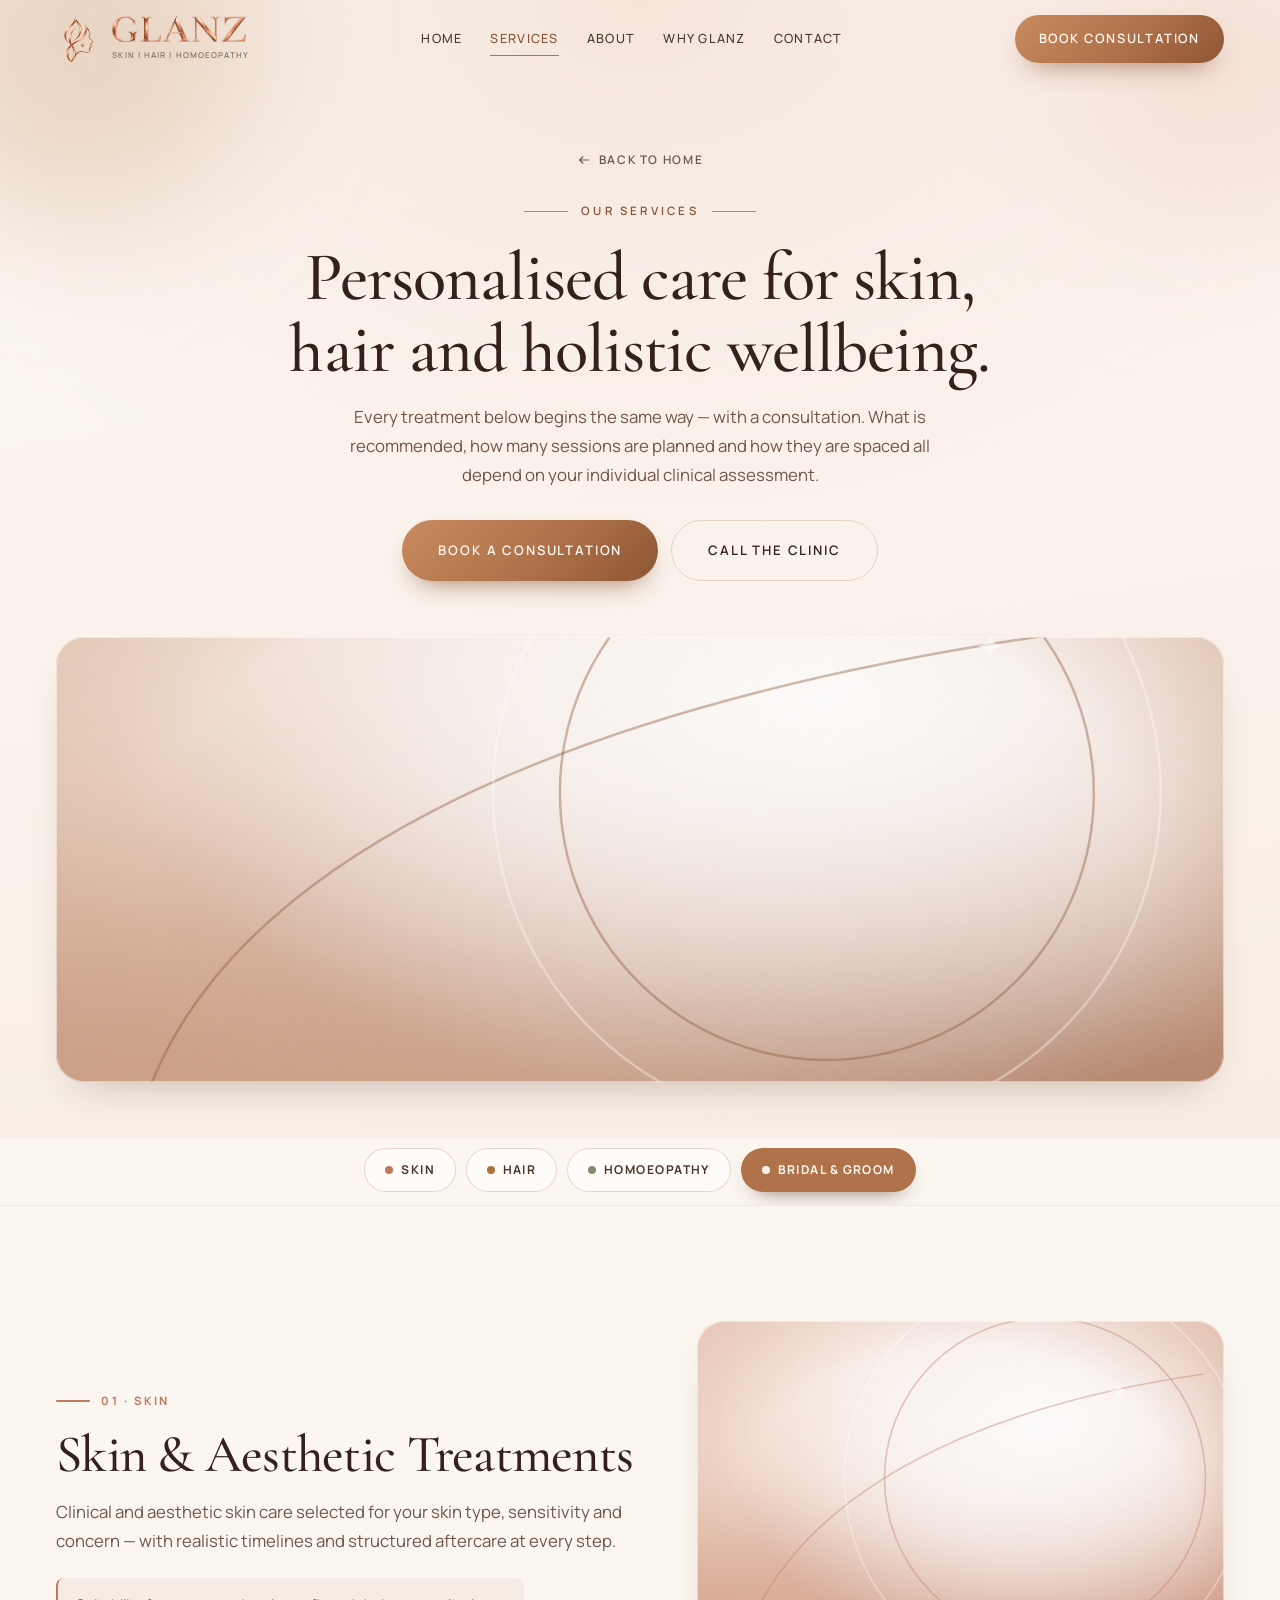
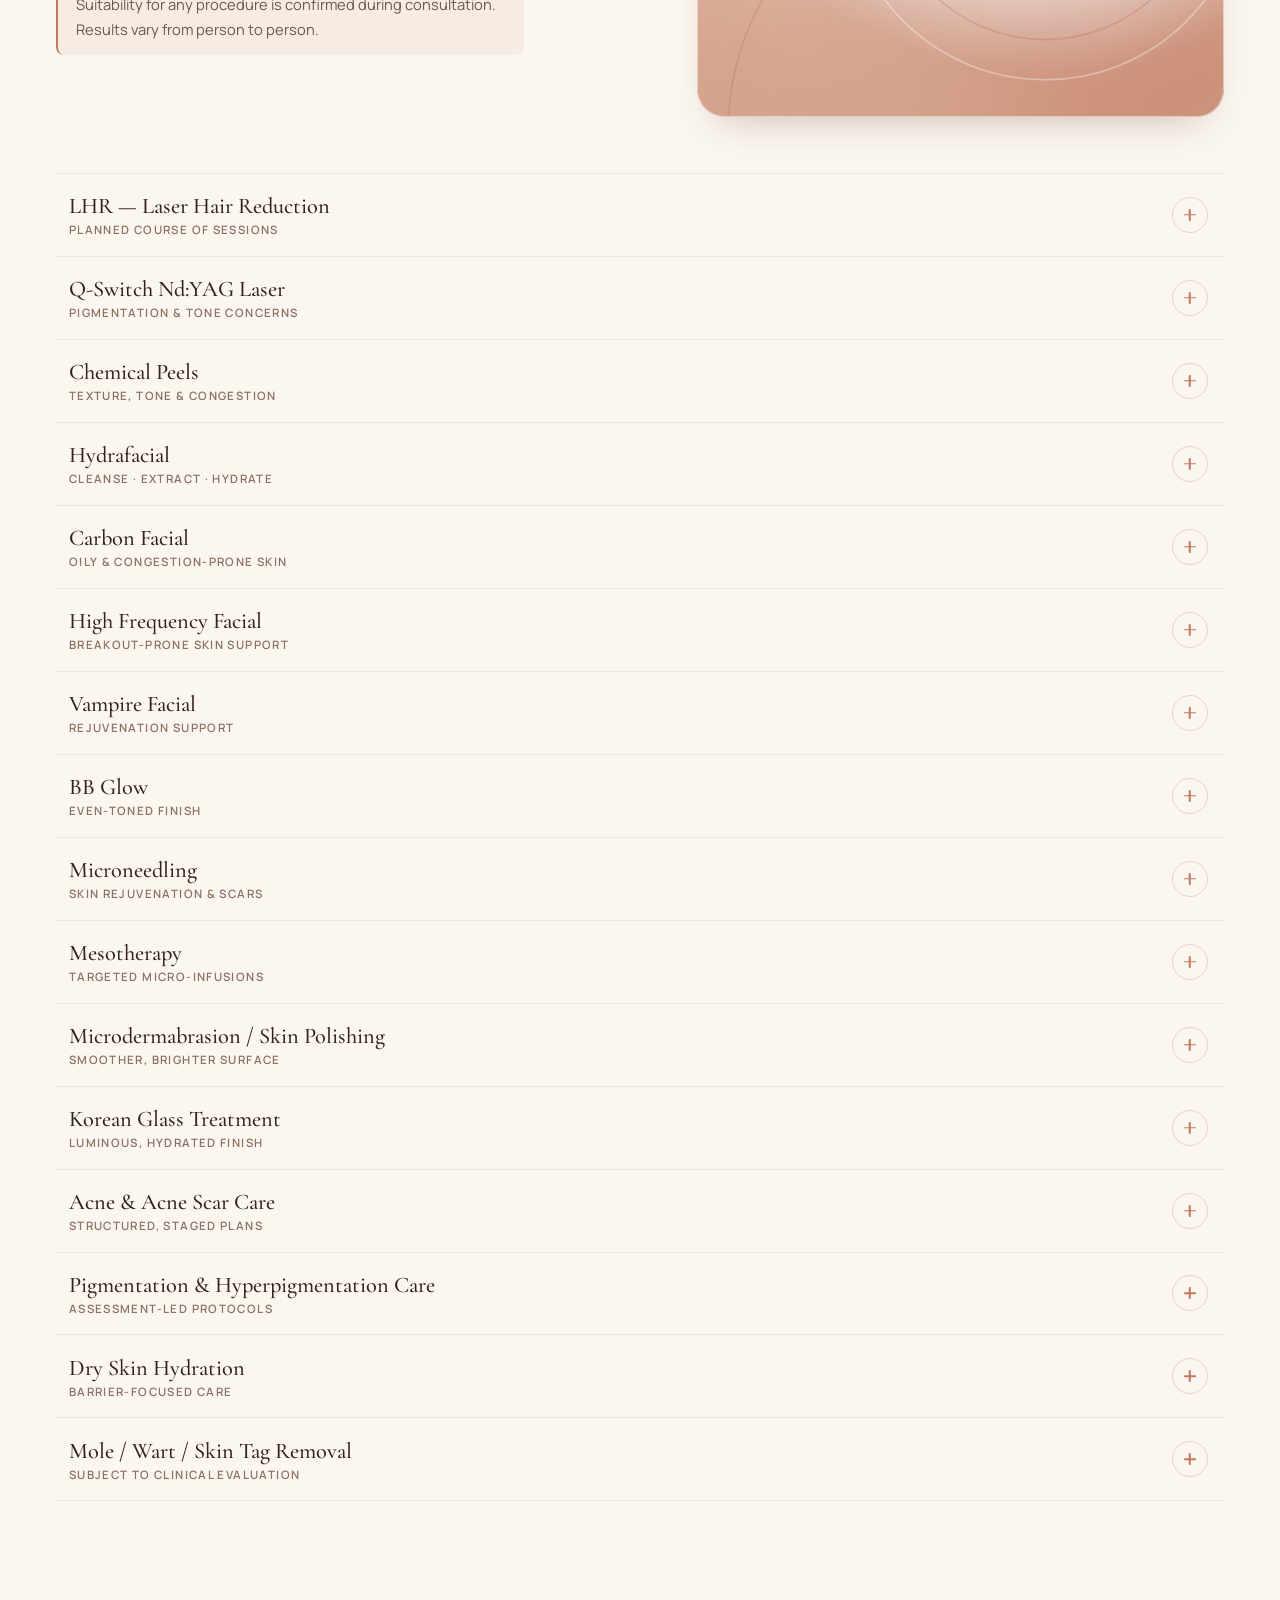
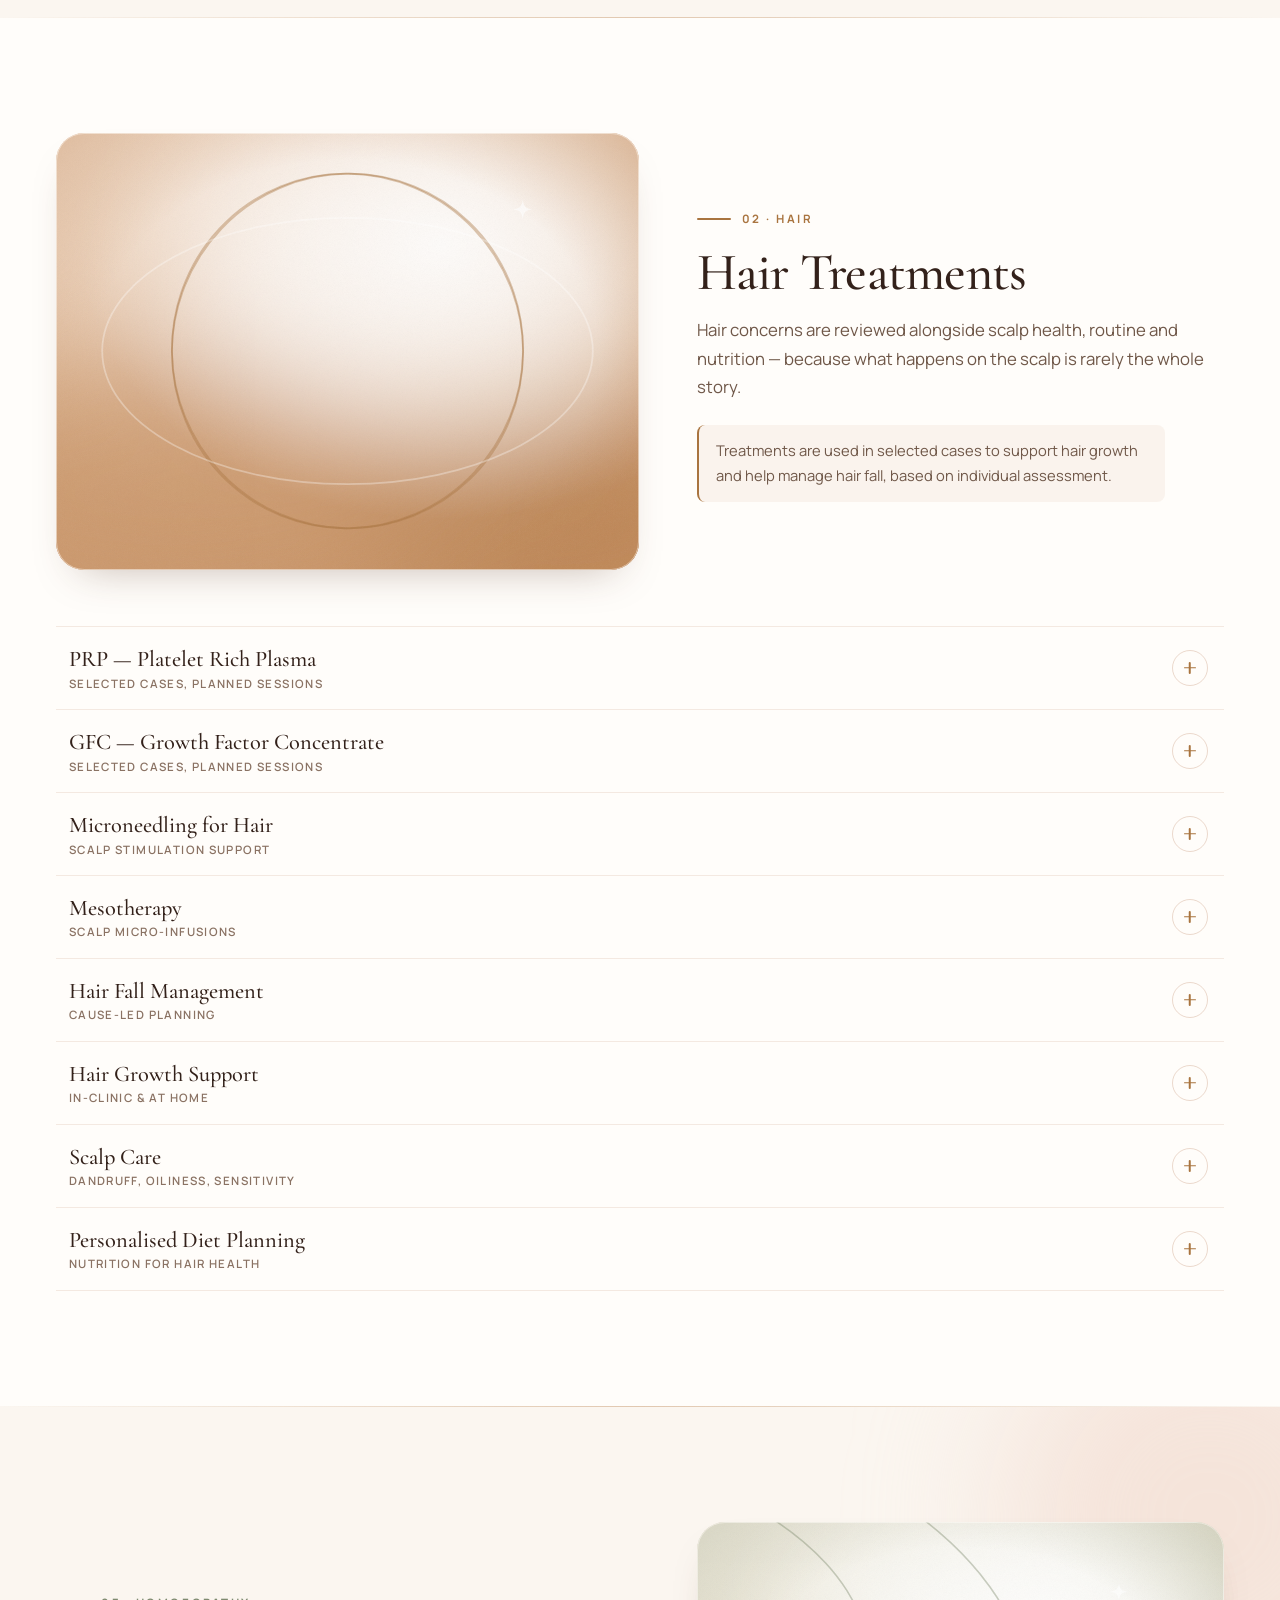
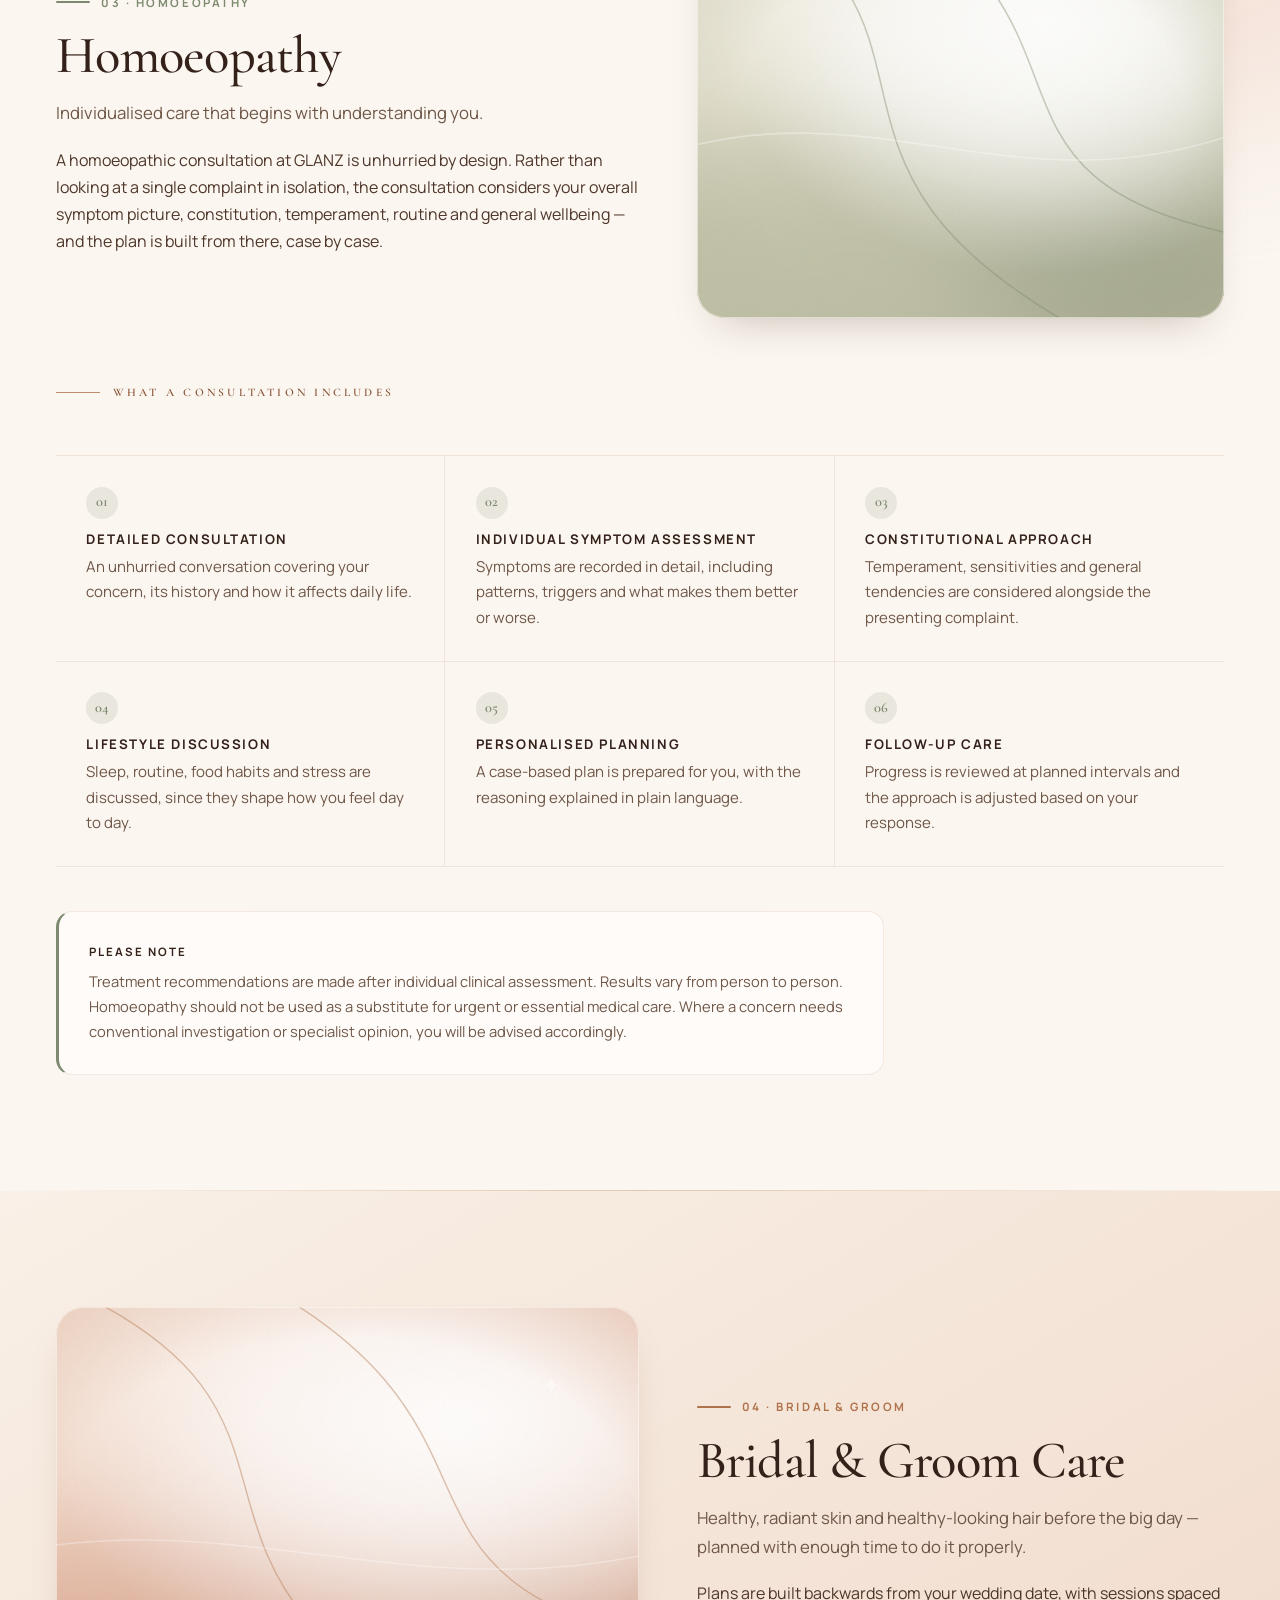
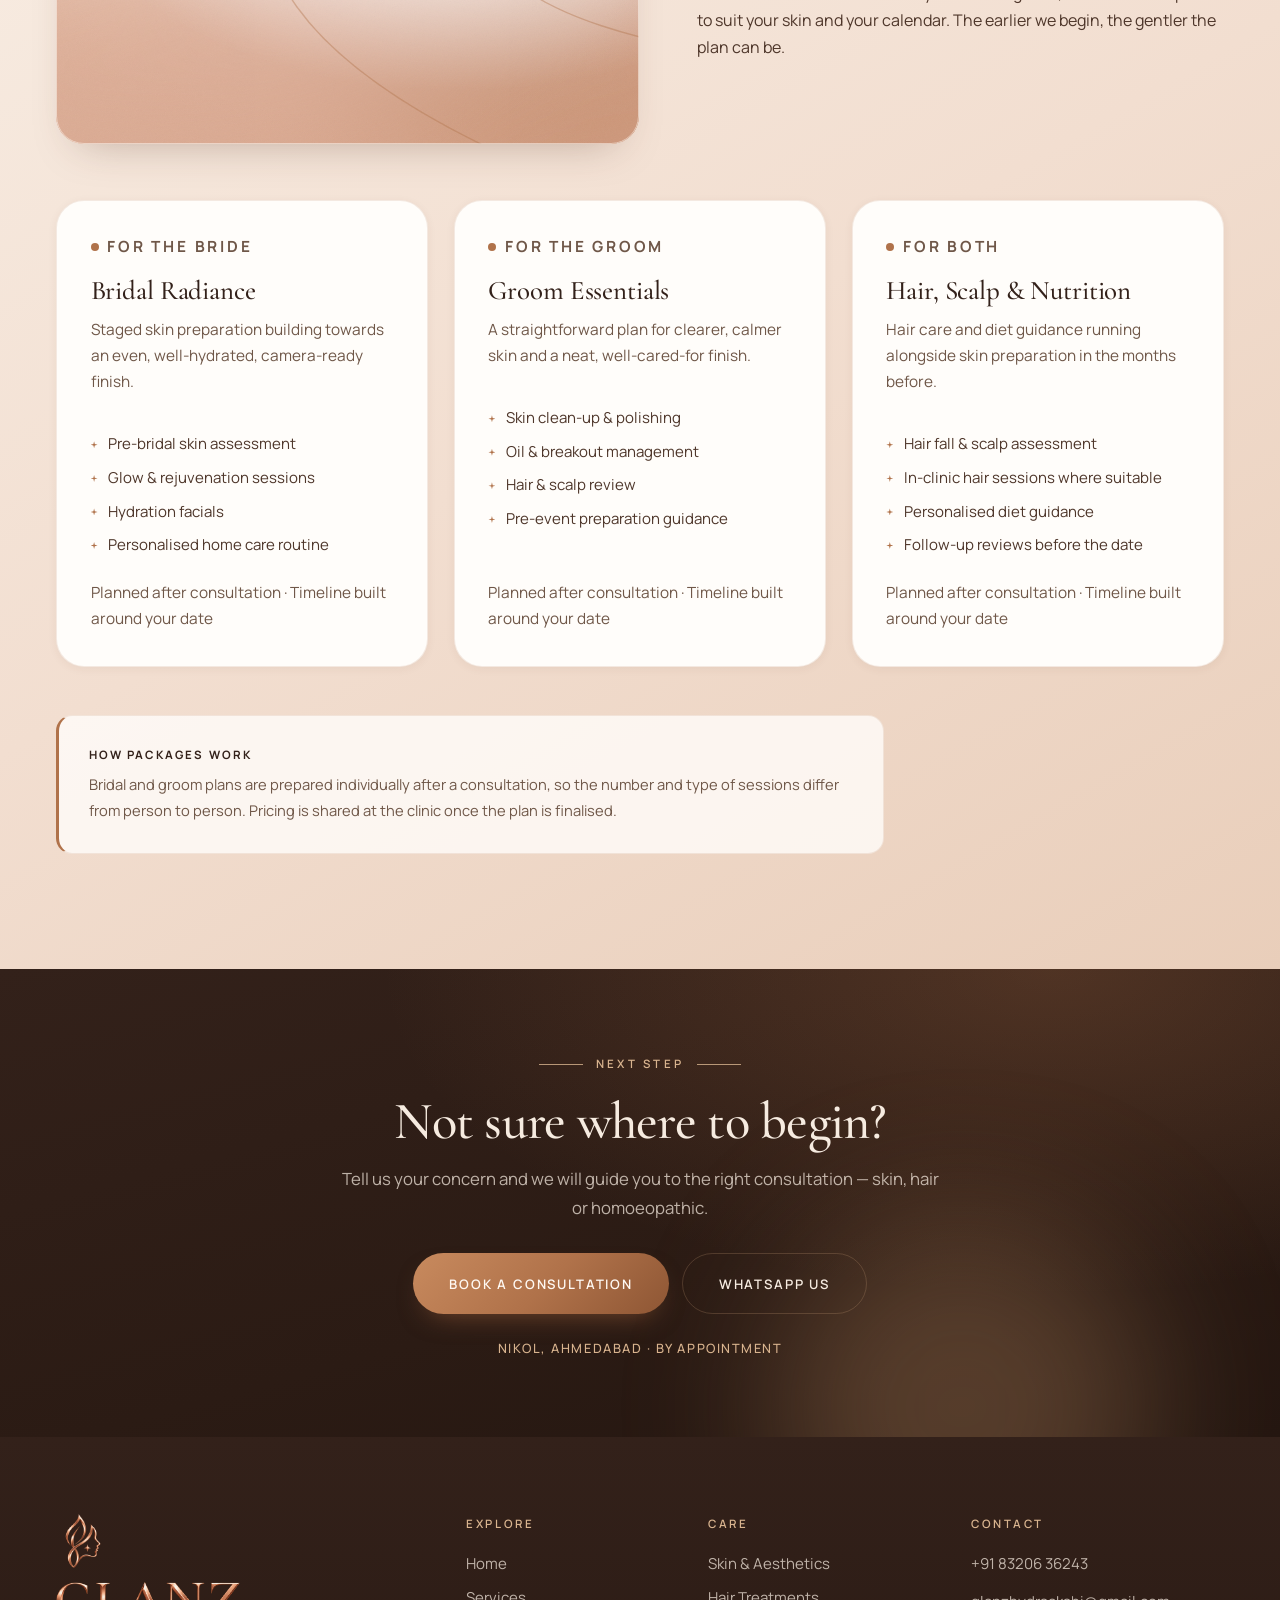
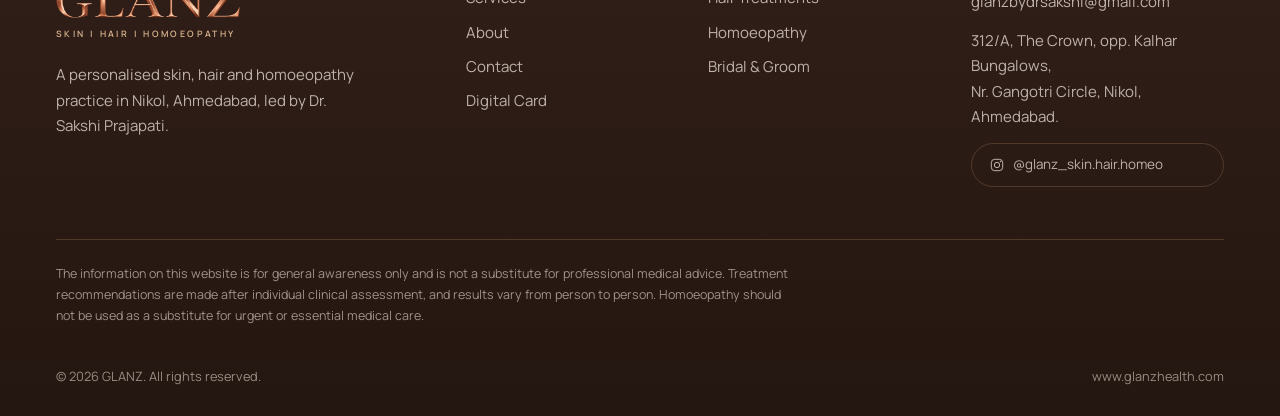
<file: service/index.html>
<!DOCTYPE html>
<html lang="en">
<head>
<meta charset="utf-8">
<meta name="viewport" content="width=device-width, initial-scale=1, viewport-fit=cover">
<title>Services | Skin, Hair, Homoeopathy &amp; Bridal Care — GLANZ Ahmedabad</title>
<meta name="description" content="Explore skin and aesthetic treatments, hair treatments, individualised homoeopathic consultation and bridal &amp; groom care at GLANZ, Nikol, Ahmedabad. Every plan follows an individual clinical assessment.">
<meta name="theme-color" content="#FBF6F0">
<link rel="canonical" href="https://www.glanzhealth.com/service/">

<meta property="og:type" content="website">
<meta property="og:site_name" content="GLANZ">
<meta property="og:title" content="Services | GLANZ — Skin, Hair &amp; Homoeopathy">
<meta property="og:description" content="Skin and aesthetic treatments, hair care, homoeopathy and bridal &amp; groom planning in Nikol, Ahmedabad.">
<meta property="og:url" content="https://www.glanzhealth.com/service/">
<meta property="og:image" content="https://www.glanzhealth.com/assets/logo/glanz-lockup.png">
<meta property="og:locale" content="en_IN">
<meta name="twitter:card" content="summary_large_image">
<meta name="twitter:title" content="Services | GLANZ — Skin, Hair &amp; Homoeopathy">
<meta name="twitter:description" content="Skin, hair, homoeopathy and bridal care in Nikol, Ahmedabad.">
<meta name="twitter:image" content="https://www.glanzhealth.com/assets/logo/glanz-lockup.png">

<link rel="icon" href="../assets/logo/favicon.png" type="image/png">
<link rel="apple-touch-icon" href="../assets/logo/glanz-symbol.png">

<link rel="preconnect" href="https://fonts.googleapis.com">
<link rel="preconnect" href="https://fonts.gstatic.com" crossorigin>
<link href="https://fonts.googleapis.com/css2?family=Cinzel:wght@400;500;600&family=Cormorant+Garamond:ital,wght@0,400;0,500;0,600;1,400;1,500&family=Manrope:wght@400;500;600;700&display=swap" rel="stylesheet">

<link rel="stylesheet" href="../css/global.css">
<link rel="stylesheet" href="../css/service.css">
</head>

<body id="top" class="has-actionbar">
<a class="skip-link" href="#main">Skip to content</a>

<!-- ======================================================================
     NAVIGATION
     ====================================================================== -->
<header class="nav" id="nav">
  <div class="nav__inner">
    <a class="brand" href="../" aria-label="GLANZ — home">
      <img class="brand__symbol" src="../assets/logo/glanz-symbol.png" alt="" width="320" height="320">
      <span class="brand__text">
        <img class="brand__wordmark" src="../assets/logo/glanz-wordmark.png" alt="GLANZ" width="620" height="121">
        <span class="brand__tag">Skin | Hair | Homoeopathy</span>
      </span>
    </a>

    <nav class="nav__menu nav__menu--desktop" aria-label="Primary">
      <a class="nav__link" href="../">Home</a>
      <a class="nav__link is-active" href="./" aria-current="page">Services</a>
      <a class="nav__link" href="../#about">About</a>
      <a class="nav__link" href="../#why">Why GLANZ</a>
      <a class="nav__link" href="../#contact">Contact</a>
    </nav>

    <div class="nav__menu">
      <a class="btn nav__cta" data-glanz="book" data-fallback="../#contact" href="../#contact">Book Consultation</a>
      <button class="nav__toggle" id="navToggle" type="button" aria-expanded="false" aria-controls="navDrawer" aria-label="Open menu">
        <span></span><span></span>
      </button>
    </div>
  </div>
</header>

<div class="nav__drawer" id="navDrawer" hidden>
  <nav class="nav__drawer-list" aria-label="Mobile">
    <a href="../">Home</a>
    <a href="./">Services</a>
    <a href="../#about">About</a>
    <a href="../#why">Why GLANZ</a>
    <a href="../#contact">Contact</a>
  </nav>
  <div class="nav__drawer-foot">
    <a class="btn btn--block" data-glanz="book" data-fallback="../#contact" href="../#contact">Book a Consultation</a>
    <div class="nav__drawer-actions">
      <a href="tel:+918320636243">
        <svg viewBox="0 0 24 24" fill="none" stroke="currentColor" stroke-width="1.6" stroke-linecap="round" aria-hidden="true"><path d="M6.5 3h3l1.5 4-2 1.5a12 12 0 006.5 6.5L17 13l4 1.5v3a2 2 0 01-2.2 2A17 17 0 013.5 5.2 2 2 0 015.5 3z"/></svg>
        Call
      </a>
      <a data-glanz="whatsapp" href="#" target="_blank" rel="noopener">
        <svg viewBox="0 0 24 24" fill="none" stroke="currentColor" stroke-width="1.6" aria-hidden="true"><path d="M12 3a9 9 0 00-7.7 13.6L3.4 21l4.5-1.2A9 9 0 1012 3z"/></svg>
        WhatsApp
      </a>
    </div>
    <div class="nav__drawer-meta">
      <span>312/A, The Crown, Nikol, Ahmedabad</span>
      <a href="mailto:glanzbydrsakshi@gmail.com">glanzbydrsakshi@gmail.com</a>
    </div>
  </div>
</div>

<main id="main">

  <!-- ====================================================================
       PAGE HERO
       ==================================================================== -->
  <section class="page-hero">
    <span class="glow glow--copper glow--a" aria-hidden="true"></span>
    <span class="glow glow--blush glow--b" aria-hidden="true"></span>
    <div class="container">
      <div class="page-hero__inner">
        <a class="back-home" href="../">
          <svg viewBox="0 0 16 16" fill="none" stroke="currentColor" stroke-width="1.3" aria-hidden="true"><path d="M14 8H3M7 4L3 8l4 4"/></svg>
          Back to home
        </a>
        <p class="eyebrow eyebrow--center">Our Services</p>
        <h1>Personalised care for skin,<br>hair and holistic wellbeing.</h1>
        <p class="lead">
          Every treatment below begins the same way — with a consultation. What is recommended,
          how many sessions are planned and how they are spaced all depend on your individual
          clinical assessment.
        </p>
        <div class="btn-group">
          <a class="btn btn--lg" data-glanz="book" data-fallback="../#contact" href="../#contact">Book a Consultation</a>
          <a class="btn btn--ghost btn--lg" href="tel:+918320636243">Call the Clinic</a>
        </div>
      </div>

      <div class="media page-hero__strip media--hover" data-reveal="fade">
        <img src="../assets/images/philosophy.svg" alt="Soft editorial visual representing the calm clinical atmosphere at GLANZ" width="1200" height="800">
      </div>
    </div>
  </section>

  <!-- ====================================================================
       CATEGORY NAV
       ==================================================================== -->
  <nav class="catnav" id="catnav" aria-label="Service categories">
    <div class="catnav__track">
      <a class="catnav__link catnav__link--skin" href="#skin">Skin</a>
      <a class="catnav__link catnav__link--hair" href="#hair">Hair</a>
      <a class="catnav__link catnav__link--homoeo" href="#homoeopathy">Homoeopathy</a>
      <a class="catnav__link catnav__link--bridal" href="#bridal">Bridal &amp; Groom</a>
    </div>
  </nav>

  <!-- ====================================================================
       CATEGORY 01 — SKIN & AESTHETIC TREATMENTS
       ==================================================================== -->
  <section class="section cat cat--skin" id="skin" aria-labelledby="skinTitle">
    <div class="container">
      <div class="cat__intro">
        <div data-reveal>
          <p class="cat__marker">01 · Skin</p>
          <h2 id="skinTitle">Skin &amp; Aesthetic Treatments</h2>
          <p class="lead">
            Clinical and aesthetic skin care selected for your skin type, sensitivity and concern
            — with realistic timelines and structured aftercare at every step.
          </p>
          <p class="cat__aside-note">
            Suitability for any procedure is confirmed during consultation. Results vary from
            person to person.
          </p>
        </div>
        <div class="media cat__intro-media media--hover" data-reveal="right">
          <img src="../assets/images/skin-detail.svg" alt="Editorial visual representing skin treatments at GLANZ" width="1000" height="760" loading="lazy">
        </div>
      </div>

      <div class="acc" data-acc>
        <div class="acc__item">
          <h3 class="acc__h"><button class="acc__btn" type="button" aria-expanded="false">
            <span class="acc__btn-title">
              LHR — Laser Hair Reduction
              <span class="acc__btn-sub">Planned course of sessions</span>
            </span>
            <span class="acc__sign" aria-hidden="true"></span>
          </button></h3>
          <div class="acc__panel">
            <div class="acc__panel-inner">
              <p>
                Laser-based hair reduction designed to help reduce unwanted hair over a planned
                course of sessions. The number of sessions, spacing and settings are decided after
                assessing your skin type, hair type and the area being treated.
              </p>
              <p class="acc__note">Suitability and expected outcomes are discussed before the first session.</p>
            </div>
          </div>
        </div>

        <div class="acc__item">
          <h3 class="acc__h"><button class="acc__btn" type="button" aria-expanded="false">
            <span class="acc__btn-title">
              Q-Switch Nd:YAG Laser
              <span class="acc__btn-sub">Pigmentation &amp; tone concerns</span>
            </span>
            <span class="acc__sign" aria-hidden="true"></span>
          </button></h3>
          <div class="acc__panel">
            <div class="acc__panel-inner">
              <p>
                A laser used in the management of selected pigmentation and skin tone concerns.
                Whether it is appropriate for you, and how many sittings may be planned, depends on
                skin type and clinical assessment.
              </p>
              <ul class="acc__tags">
                <li class="acc__tag">Melasma care</li>
                <li class="acc__tag">Dark spots &amp; hyperpigmentation</li>
                <li class="acc__tag">Dark underarm brightening</li>
                <li class="acc__tag">Dark lip brightening</li>
                <li class="acc__tag">Oily skin management</li>
                <li class="acc__tag">Tattoo removal</li>
              </ul>
              <p class="acc__note">Used for the management of the concerns listed above; response varies between individuals.</p>
            </div>
          </div>
        </div>

        <div class="acc__item">
          <h3 class="acc__h"><button class="acc__btn" type="button" aria-expanded="false">
            <span class="acc__btn-title">
              Chemical Peels
              <span class="acc__btn-sub">Texture, tone &amp; congestion</span>
            </span>
            <span class="acc__sign" aria-hidden="true"></span>
          </button></h3>
          <div class="acc__panel">
            <div class="acc__panel-inner">
              <p>
                Medical-grade peels chosen by strength and formulation to suit your skin — used to
                support texture, uneven tone, congestion and dullness. Peels are usually planned as
                a short series with home care in between.
              </p>
              <p class="acc__note">Peel selection and depth are decided after skin assessment and patch consideration.</p>
            </div>
          </div>
        </div>

        <div class="acc__item">
          <h3 class="acc__h"><button class="acc__btn" type="button" aria-expanded="false">
            <span class="acc__btn-title">
              Hydrafacial
              <span class="acc__btn-sub">Cleanse · Extract · Hydrate</span>
            </span>
            <span class="acc__sign" aria-hidden="true"></span>
          </button></h3>
          <div class="acc__panel">
            <div class="acc__panel-inner">
              <p>
                A multi-step facial that cleanses, gently exfoliates and infuses hydrating serums.
                Often chosen before events, or as regular maintenance for dull, dehydrated or
                congested skin.
              </p>
            </div>
          </div>
        </div>

        <div class="acc__item">
          <h3 class="acc__h"><button class="acc__btn" type="button" aria-expanded="false">
            <span class="acc__btn-title">
              Carbon Facial
              <span class="acc__btn-sub">Oily &amp; congestion-prone skin</span>
            </span>
            <span class="acc__sign" aria-hidden="true"></span>
          </button></h3>
          <div class="acc__panel">
            <div class="acc__panel-inner">
              <p>
                A carbon-based laser facial used to support oil control, refine the look of enlarged
                pores and give skin an immediate polished finish. Commonly planned in a series for
                oily or congestion-prone skin.
              </p>
            </div>
          </div>
        </div>

        <div class="acc__item">
          <h3 class="acc__h"><button class="acc__btn" type="button" aria-expanded="false">
            <span class="acc__btn-title">
              High Frequency Facial
              <span class="acc__btn-sub">Breakout-prone skin support</span>
            </span>
            <span class="acc__sign" aria-hidden="true"></span>
          </button></h3>
          <div class="acc__panel">
            <div class="acc__panel-inner">
              <p>
                A gentle in-clinic facial used as supportive care for breakout-prone skin, often
                combined with a cleansing routine and appropriate home care.
              </p>
            </div>
          </div>
        </div>

        <div class="acc__item">
          <h3 class="acc__h"><button class="acc__btn" type="button" aria-expanded="false">
            <span class="acc__btn-title">
              Vampire Facial
              <span class="acc__btn-sub">Rejuvenation support</span>
            </span>
            <span class="acc__sign" aria-hidden="true"></span>
          </button></h3>
          <div class="acc__panel">
            <div class="acc__panel-inner">
              <p>
                A rejuvenation procedure that combines controlled micro-injury of the skin with the
                patient's own platelet-rich plasma. Offered in selected cases, subject to clinical
                evaluation and suitability.
              </p>
            </div>
          </div>
        </div>

        <div class="acc__item">
          <h3 class="acc__h"><button class="acc__btn" type="button" aria-expanded="false">
            <span class="acc__btn-title">
              BB Glow
              <span class="acc__btn-sub">Even-toned finish</span>
            </span>
            <span class="acc__sign" aria-hidden="true"></span>
          </button></h3>
          <div class="acc__panel">
            <div class="acc__panel-inner">
              <p>
                A treatment used to give the skin a smoother, more even-looking finish. Usually
                planned as a short series; the effect is temporary and maintenance sessions may be
                advised.
              </p>
            </div>
          </div>
        </div>

        <div class="acc__item">
          <h3 class="acc__h"><button class="acc__btn" type="button" aria-expanded="false">
            <span class="acc__btn-title">
              Microneedling
              <span class="acc__btn-sub">Skin rejuvenation &amp; scars</span>
            </span>
            <span class="acc__sign" aria-hidden="true"></span>
          </button></h3>
          <div class="acc__panel">
            <div class="acc__panel-inner">
              <p>
                Controlled micro-needling used to support skin rejuvenation, texture and the
                appearance of acne scars. The same technique is also used on the scalp as part of
                hair growth support.
              </p>
              <ul class="acc__tags">
                <li class="acc__tag">Skin rejuvenation</li>
                <li class="acc__tag">Acne scar appearance</li>
                <li class="acc__tag">Hair growth support</li>
              </ul>
            </div>
          </div>
        </div>

        <div class="acc__item">
          <h3 class="acc__h"><button class="acc__btn" type="button" aria-expanded="false">
            <span class="acc__btn-title">
              Mesotherapy
              <span class="acc__btn-sub">Targeted micro-infusions</span>
            </span>
            <span class="acc__sign" aria-hidden="true"></span>
          </button></h3>
          <div class="acc__panel">
            <div class="acc__panel-inner">
              <p>
                Micro-infusions delivered into the superficial layers of the skin or scalp, chosen
                according to the concern being addressed and planned over a set number of sittings.
              </p>
            </div>
          </div>
        </div>

        <div class="acc__item">
          <h3 class="acc__h"><button class="acc__btn" type="button" aria-expanded="false">
            <span class="acc__btn-title">
              Microdermabrasion / Skin Polishing
              <span class="acc__btn-sub">Smoother, brighter surface</span>
            </span>
            <span class="acc__sign" aria-hidden="true"></span>
          </button></h3>
          <div class="acc__panel">
            <div class="acc__panel-inner">
              <p>
                Gentle mechanical exfoliation used to smooth surface texture and brighten a dull
                complexion. Frequently chosen as a refresh before events or as part of a longer
                skin plan.
              </p>
            </div>
          </div>
        </div>

        <div class="acc__item">
          <h3 class="acc__h"><button class="acc__btn" type="button" aria-expanded="false">
            <span class="acc__btn-title">
              Korean Glass Treatment
              <span class="acc__btn-sub">Luminous, hydrated finish</span>
            </span>
            <span class="acc__sign" aria-hidden="true"></span>
          </button></h3>
          <div class="acc__panel">
            <div class="acc__panel-inner">
              <p>
                A layered hydration and glow protocol designed to leave the skin looking refined,
                well-hydrated and luminous. Popular as pre-event preparation and as maintenance
                care.
              </p>
            </div>
          </div>
        </div>

        <div class="acc__item">
          <h3 class="acc__h"><button class="acc__btn" type="button" aria-expanded="false">
            <span class="acc__btn-title">
              Acne &amp; Acne Scar Care
              <span class="acc__btn-sub">Structured, staged plans</span>
            </span>
            <span class="acc__sign" aria-hidden="true"></span>
          </button></h3>
          <div class="acc__panel">
            <div class="acc__panel-inner">
              <p>
                Active breakouts and scarring are approached in stages — settling the active phase
                first, then working on marks and texture. Plans may combine in-clinic procedures,
                home care and lifestyle guidance, and are reviewed at follow-up.
              </p>
            </div>
          </div>
        </div>

        <div class="acc__item">
          <h3 class="acc__h"><button class="acc__btn" type="button" aria-expanded="false">
            <span class="acc__btn-title">
              Pigmentation &amp; Hyperpigmentation Care
              <span class="acc__btn-sub">Assessment-led protocols</span>
            </span>
            <span class="acc__sign" aria-hidden="true"></span>
          </button></h3>
          <div class="acc__panel">
            <div class="acc__panel-inner">
              <p>
                Pigmentation has many causes, so care begins with understanding the pattern and
                triggers. Depending on assessment, a plan may include laser sessions, peels,
                topical care and sun protection guidance.
              </p>
              <p class="acc__note">Pigmentation concerns often need patience and maintenance; response varies.</p>
            </div>
          </div>
        </div>

        <div class="acc__item">
          <h3 class="acc__h"><button class="acc__btn" type="button" aria-expanded="false">
            <span class="acc__btn-title">
              Dry Skin Hydration
              <span class="acc__btn-sub">Barrier-focused care</span>
            </span>
            <span class="acc__sign" aria-hidden="true"></span>
          </button></h3>
          <div class="acc__panel">
            <div class="acc__panel-inner">
              <p>
                In-clinic hydration paired with a simplified home routine, designed to support a
                comfortable, well-functioning skin barrier for dry and dehydrated skin.
              </p>
            </div>
          </div>
        </div>

        <div class="acc__item">
          <h3 class="acc__h"><button class="acc__btn" type="button" aria-expanded="false">
            <span class="acc__btn-title">
              Mole / Wart / Skin Tag Removal
              <span class="acc__btn-sub">Subject to clinical evaluation</span>
            </span>
            <span class="acc__sign" aria-hidden="true"></span>
          </button></h3>
          <div class="acc__panel">
            <div class="acc__panel-inner">
              <p>
                Assessment and removal options for selected benign lesions, subject to clinical
                evaluation. Any lesion that requires further medical opinion will be referred
                appropriately.
              </p>
            </div>
          </div>
        </div>
      </div>
    </div>
  </section>

  <hr class="rule">

  <!-- ====================================================================
       CATEGORY 02 — HAIR TREATMENTS
       ==================================================================== -->
  <section class="section cat cat--hair section--ivory" id="hair" aria-labelledby="hairTitle">
    <div class="container">
      <div class="cat__intro cat__intro--flip">
        <div data-reveal>
          <p class="cat__marker">02 · Hair</p>
          <h2 id="hairTitle">Hair Treatments</h2>
          <p class="lead">
            Hair concerns are reviewed alongside scalp health, routine and nutrition — because
            what happens on the scalp is rarely the whole story.
          </p>
          <p class="cat__aside-note">
            Treatments are used in selected cases to support hair growth and help manage hair
            fall, based on individual assessment.
          </p>
        </div>
        <div class="media cat__intro-media media--hover" data-reveal="left">
          <img src="../assets/images/hair-detail.svg" alt="Editorial visual representing hair and scalp care at GLANZ" width="1000" height="760" loading="lazy">
        </div>
      </div>

      <div class="acc" data-acc>
        <div class="acc__item">
          <h3 class="acc__h"><button class="acc__btn" type="button" aria-expanded="false">
            <span class="acc__btn-title">
              PRP — Platelet Rich Plasma
              <span class="acc__btn-sub">Selected cases, planned sessions</span>
            </span>
            <span class="acc__sign" aria-hidden="true"></span>
          </button></h3>
          <div class="acc__panel">
            <div class="acc__panel-inner">
              <p>
                A procedure using the patient's own platelet-rich plasma, used in selected cases to
                support hair growth and help manage hair fall. Sessions are planned in a course and
                reviewed as you go.
              </p>
              <p class="acc__note">Suitability is decided after individual assessment; response varies from person to person.</p>
            </div>
          </div>
        </div>

        <div class="acc__item">
          <h3 class="acc__h"><button class="acc__btn" type="button" aria-expanded="false">
            <span class="acc__btn-title">
              GFC — Growth Factor Concentrate
              <span class="acc__btn-sub">Selected cases, planned sessions</span>
            </span>
            <span class="acc__sign" aria-hidden="true"></span>
          </button></h3>
          <div class="acc__panel">
            <div class="acc__panel-inner">
              <p>
                A growth-factor concentrate prepared from the patient's own blood sample, used in
                selected cases as part of a hair care plan. Whether GFC or PRP is more appropriate
                is discussed during consultation.
              </p>
            </div>
          </div>
        </div>

        <div class="acc__item">
          <h3 class="acc__h"><button class="acc__btn" type="button" aria-expanded="false">
            <span class="acc__btn-title">
              Microneedling for Hair
              <span class="acc__btn-sub">Scalp stimulation support</span>
            </span>
            <span class="acc__sign" aria-hidden="true"></span>
          </button></h3>
          <div class="acc__panel">
            <div class="acc__panel-inner">
              <p>
                Controlled micro-needling of the scalp, sometimes combined with topical or infused
                preparations, used as supportive care within a wider hair plan.
              </p>
            </div>
          </div>
        </div>

        <div class="acc__item">
          <h3 class="acc__h"><button class="acc__btn" type="button" aria-expanded="false">
            <span class="acc__btn-title">
              Mesotherapy
              <span class="acc__btn-sub">Scalp micro-infusions</span>
            </span>
            <span class="acc__sign" aria-hidden="true"></span>
          </button></h3>
          <div class="acc__panel">
            <div class="acc__panel-inner">
              <p>
                Micro-infusions delivered into the scalp, selected according to your assessment and
                usually planned across a defined number of sittings.
              </p>
            </div>
          </div>
        </div>

        <div class="acc__item">
          <h3 class="acc__h"><button class="acc__btn" type="button" aria-expanded="false">
            <span class="acc__btn-title">
              Hair Fall Management
              <span class="acc__btn-sub">Cause-led planning</span>
            </span>
            <span class="acc__sign" aria-hidden="true"></span>
          </button></h3>
          <div class="acc__panel">
            <div class="acc__panel-inner">
              <p>
                Hair fall is assessed in context — pattern, duration, scalp condition, routine,
                nutrition and general health. The plan follows from that assessment rather than a
                fixed package, and may include investigations where appropriate.
              </p>
            </div>
          </div>
        </div>

        <div class="acc__item">
          <h3 class="acc__h"><button class="acc__btn" type="button" aria-expanded="false">
            <span class="acc__btn-title">
              Hair Growth Support
              <span class="acc__btn-sub">In-clinic &amp; at home</span>
            </span>
            <span class="acc__sign" aria-hidden="true"></span>
          </button></h3>
          <div class="acc__panel">
            <div class="acc__panel-inner">
              <p>
                A combination approach — in-clinic sessions, appropriate topical care and guidance
                on daily habits — designed to support hair growth over a realistic timeline.
              </p>
            </div>
          </div>
        </div>

        <div class="acc__item">
          <h3 class="acc__h"><button class="acc__btn" type="button" aria-expanded="false">
            <span class="acc__btn-title">
              Scalp Care
              <span class="acc__btn-sub">Dandruff, oiliness, sensitivity</span>
            </span>
            <span class="acc__sign" aria-hidden="true"></span>
          </button></h3>
          <div class="acc__panel">
            <div class="acc__panel-inner">
              <p>
                Care for a flaky, oily, itchy or sensitive scalp, including in-clinic treatment and
                a simplified wash-and-care routine you can actually keep up with.
              </p>
            </div>
          </div>
        </div>

        <div class="acc__item">
          <h3 class="acc__h"><button class="acc__btn" type="button" aria-expanded="false">
            <span class="acc__btn-title">
              Personalised Diet Planning
              <span class="acc__btn-sub">Nutrition for hair health</span>
            </span>
            <span class="acc__sign" aria-hidden="true"></span>
          </button></h3>
          <div class="acc__panel">
            <div class="acc__panel-inner">
              <p>
                Practical, individualised nutrition guidance built around your food preferences and
                routine, offered as part of hair care because in-clinic work is only one half of
                the picture.
              </p>
            </div>
          </div>
        </div>
      </div>
    </div>
  </section>

  <hr class="rule">

  <!-- ====================================================================
       CATEGORY 03 — HOMOEOPATHY
       ==================================================================== -->
  <section class="section cat cat--homoeo" id="homoeopathy" aria-labelledby="homoeoTitle">
    <span class="glow glow--blush" style="width:420px;height:420px;top:-100px;right:-140px" aria-hidden="true"></span>
    <div class="container">
      <div class="cat__intro">
        <div data-reveal>
          <p class="cat__marker">03 · Homoeopathy</p>
          <h2 id="homoeoTitle">Homoeopathy</h2>
          <p class="lead">Individualised care that begins with understanding you.</p>
          <p>
            A homoeopathic consultation at GLANZ is unhurried by design. Rather than looking at a
            single complaint in isolation, the consultation considers your overall symptom picture,
            constitution, temperament, routine and general wellbeing — and the plan is built from
            there, case by case.
          </p>
        </div>
        <div class="media cat__intro-media media--hover" data-reveal="right">
          <img src="../assets/images/homoeo-detail.svg" alt="Editorial visual representing the calm homoeopathic consultation space" width="1000" height="760" loading="lazy">
        </div>
      </div>

      <h3 class="eyebrow">What a consultation includes</h3>
      <div class="process">
        <article class="process__step">
          <span class="process__num">01</span>
          <h3>Detailed Consultation</h3>
          <p>An unhurried conversation covering your concern, its history and how it affects daily life.</p>
        </article>
        <article class="process__step">
          <span class="process__num">02</span>
          <h3>Individual Symptom Assessment</h3>
          <p>Symptoms are recorded in detail, including patterns, triggers and what makes them better or worse.</p>
        </article>
        <article class="process__step">
          <span class="process__num">03</span>
          <h3>Constitutional Approach</h3>
          <p>Temperament, sensitivities and general tendencies are considered alongside the presenting complaint.</p>
        </article>
        <article class="process__step">
          <span class="process__num">04</span>
          <h3>Lifestyle Discussion</h3>
          <p>Sleep, routine, food habits and stress are discussed, since they shape how you feel day to day.</p>
        </article>
        <article class="process__step">
          <span class="process__num">05</span>
          <h3>Personalised Planning</h3>
          <p>A case-based plan is prepared for you, with the reasoning explained in plain language.</p>
        </article>
        <article class="process__step">
          <span class="process__num">06</span>
          <h3>Follow-Up Care</h3>
          <p>Progress is reviewed at planned intervals and the approach is adjusted based on your response.</p>
        </article>
      </div>

      <div class="disclaimer" data-reveal="fade">
        <strong>Please note</strong>
        Treatment recommendations are made after individual clinical assessment. Results vary from
        person to person. Homoeopathy should not be used as a substitute for urgent or essential
        medical care. Where a concern needs conventional investigation or specialist opinion, you
        will be advised accordingly.
      </div>
    </div>
  </section>

  <hr class="rule">

  <!-- ====================================================================
       CATEGORY 04 — BRIDAL & GROOM
       ==================================================================== -->
  <section class="section cat section--blush" id="bridal" aria-labelledby="bridalTitle">
    <div class="container">
      <div class="cat__intro cat__intro--flip">
        <div data-reveal>
          <p class="cat__marker">04 · Bridal &amp; Groom</p>
          <h2 id="bridalTitle">Bridal &amp; Groom Care</h2>
          <p class="lead">
            Healthy, radiant skin and healthy-looking hair before the big day — planned with
            enough time to do it properly.
          </p>
          <p>
            Plans are built backwards from your wedding date, with sessions spaced to suit your
            skin and your calendar. The earlier we begin, the gentler the plan can be.
          </p>
        </div>
        <div class="media cat__intro-media media--hover" data-reveal="left">
          <img src="../assets/images/bridal.svg" alt="Soft, luminous editorial visual representing bridal and groom preparation" width="1400" height="900" loading="lazy">
        </div>
      </div>

      <div class="packages">
        <article class="package" data-reveal>
          <p class="package__label">For the Bride</p>
          <h3>Bridal Radiance</h3>
          <p>Staged skin preparation building towards an even, well-hydrated, camera-ready finish.</p>
          <ul class="package__list">
            <li>Pre-bridal skin assessment</li>
            <li>Glow &amp; rejuvenation sessions</li>
            <li>Hydration facials</li>
            <li>Personalised home care routine</li>
          </ul>
          <p class="package__foot">Planned after consultation · Timeline built around your date</p>
        </article>

        <article class="package" data-reveal>
          <p class="package__label">For the Groom</p>
          <h3>Groom Essentials</h3>
          <p>A straightforward plan for clearer, calmer skin and a neat, well-cared-for finish.</p>
          <ul class="package__list">
            <li>Skin clean-up &amp; polishing</li>
            <li>Oil &amp; breakout management</li>
            <li>Hair &amp; scalp review</li>
            <li>Pre-event preparation guidance</li>
          </ul>
          <p class="package__foot">Planned after consultation · Timeline built around your date</p>
        </article>

        <article class="package" data-reveal>
          <p class="package__label">For Both</p>
          <h3>Hair, Scalp &amp; Nutrition</h3>
          <p>Hair care and diet guidance running alongside skin preparation in the months before.</p>
          <ul class="package__list">
            <li>Hair fall &amp; scalp assessment</li>
            <li>In-clinic hair sessions where suitable</li>
            <li>Personalised diet guidance</li>
            <li>Follow-up reviews before the date</li>
          </ul>
          <p class="package__foot">Planned after consultation · Timeline built around your date</p>
        </article>
      </div>

      <div class="disclaimer" style="margin-top:clamp(2rem,4vw,3rem)">
        <strong>How packages work</strong>
        Bridal and groom plans are prepared individually after a consultation, so the number and
        type of sessions differ from person to person. Pricing is shared at the clinic once the
        plan is finalised.
      </div>
    </div>
  </section>

  <!-- ====================================================================
       CTA BAND
       ==================================================================== -->
  <section class="section section--tight section--dark cta-band" aria-labelledby="ctaTitle">
    <span class="glow glow--copper" style="width:380px;height:380px;bottom:-160px;right:10%" aria-hidden="true"></span>
    <div class="container cta-band__inner">
      <p class="eyebrow eyebrow--center">Next Step</p>
      <h2 id="ctaTitle">Not sure where to begin?</h2>
      <p class="lead" style="margin-inline:auto">
        Tell us your concern and we will guide you to the right consultation — skin, hair or
        homoeopathic.
      </p>
      <div class="btn-group">
        <a class="btn btn--lg" data-glanz="book" data-fallback="../#contact" href="../#contact">Book a Consultation</a>
        <a class="btn btn--ghost btn--lg" data-glanz="whatsapp" href="#" target="_blank" rel="noopener">WhatsApp Us</a>
      </div>
      <p class="cta-band__meta">Nikol, Ahmedabad · By appointment</p>
    </div>
  </section>

</main>

<!-- ======================================================================
     FOOTER
     ====================================================================== -->
<footer class="footer">
  <div class="container">
    <div class="footer__grid">
      <div>
        <div class="footer__brand">
          <img class="footer__symbol" src="../assets/logo/glanz-symbol.png" alt="" width="320" height="320" loading="lazy">
          <span class="footer__lockup">
            <img class="footer__wordmark" src="../assets/logo/glanz-wordmark.png" alt="GLANZ" width="620" height="121" loading="lazy">
            <span class="footer__tag">Skin | Hair | Homoeopathy</span>
          </span>
        </div>
        <p class="footer__about">
          A personalised skin, hair and homoeopathy practice in Nikol, Ahmedabad, led by
          Dr. Sakshi Prajapati.
        </p>
      </div>

      <div>
        <h4>Explore</h4>
        <ul class="footer__list">
          <li><a href="../">Home</a></li>
          <li><a href="./">Services</a></li>
          <li><a href="../#about">About</a></li>
          <li><a href="../#contact">Contact</a></li>
          <li><a href="../scan/">Digital Card</a></li>
        </ul>
      </div>

      <div>
        <h4>Care</h4>
        <ul class="footer__list">
          <li><a href="#skin">Skin &amp; Aesthetics</a></li>
          <li><a href="#hair">Hair Treatments</a></li>
          <li><a href="#homoeopathy">Homoeopathy</a></li>
          <li><a href="#bridal">Bridal &amp; Groom</a></li>
        </ul>
      </div>

      <div>
        <h4>Contact</h4>
        <div class="footer__contact">
          <a href="tel:+918320636243">+91 83206 36243</a>
          <a href="mailto:glanzbydrsakshi@gmail.com">glanzbydrsakshi@gmail.com</a>
          <span>312/A, The Crown, opp. Kalhar Bungalows,<br>Nr. Gangotri Circle, Nikol, Ahmedabad.</span>
          <a class="social" href="https://www.instagram.com/glanz_skin.hair.homeo/" target="_blank" rel="noopener">
            <svg viewBox="0 0 24 24" fill="none" stroke="currentColor" stroke-width="1.5" aria-hidden="true"><rect x="3.5" y="3.5" width="17" height="17" rx="5"/><circle cx="12" cy="12" r="4"/><circle cx="17.2" cy="6.8" r="1.1" fill="currentColor" stroke="none"/></svg>
            @glanz_skin.hair.homeo
          </a>
        </div>
      </div>
    </div>

    <p class="footer__disclaimer">
      The information on this website is for general awareness only and is not a substitute for
      professional medical advice. Treatment recommendations are made after individual clinical
      assessment, and results vary from person to person. Homoeopathy should not be used as a
      substitute for urgent or essential medical care.
    </p>

    <div class="footer__bottom">
      <span>© <span data-glanz="year">2025</span> GLANZ. All rights reserved.</span>
      <span>www.glanzhealth.com</span>
    </div>
  </div>
</footer>

<!-- ======================================================================
     STICKY MOBILE ACTION BAR
     ====================================================================== -->
<nav class="actionbar" aria-label="Quick contact">
  <a class="actionbar__btn" href="tel:+918320636243">
    <svg viewBox="0 0 24 24" fill="none" stroke="currentColor" stroke-width="1.6" stroke-linecap="round" aria-hidden="true"><path d="M6.5 3h3l1.5 4-2 1.5a12 12 0 006.5 6.5L17 13l4 1.5v3a2 2 0 01-2.2 2A17 17 0 013.5 5.2 2 2 0 015.5 3z"/></svg>
    Call
  </a>
  <a class="actionbar__btn" data-glanz="whatsapp" href="#" target="_blank" rel="noopener">
    <svg viewBox="0 0 24 24" fill="none" stroke="currentColor" stroke-width="1.6" aria-hidden="true"><path d="M12 3a9 9 0 00-7.7 13.6L3.4 21l4.5-1.2A9 9 0 1012 3z"/></svg>
    WhatsApp
  </a>
  <a class="actionbar__btn actionbar__btn--primary" data-glanz="book" data-fallback="../#contact" href="../#contact">
    <svg viewBox="0 0 24 24" fill="none" stroke="currentColor" stroke-width="1.6" aria-hidden="true"><rect x="3.5" y="5" width="17" height="16" rx="3"/><path d="M8 3v4M16 3v4M3.5 10h17"/></svg>
    Book
  </a>
</nav>

<script src="../js/main.js" defer></script>
<script src="../js/service.js" defer></script>
</body>
</html>
</file>
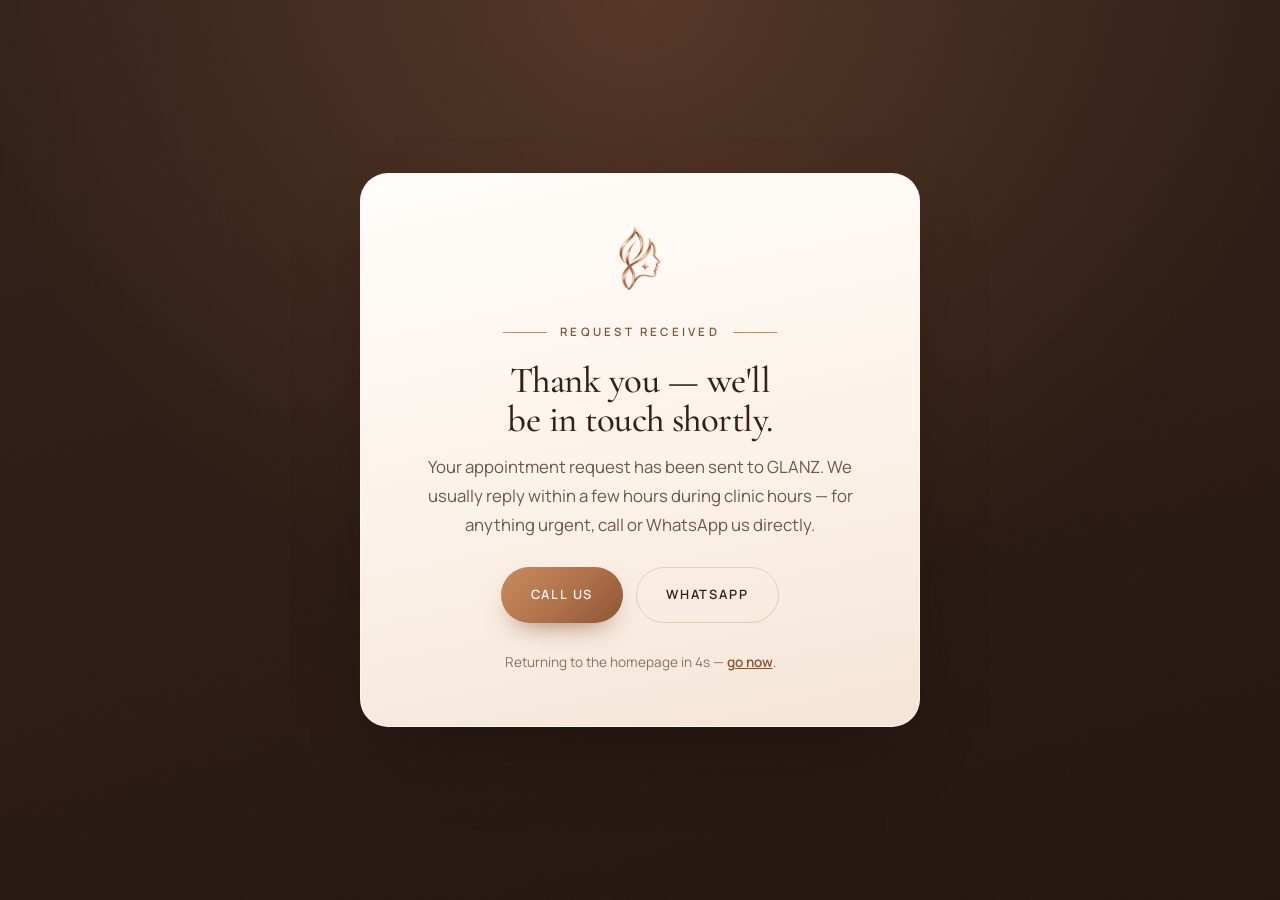
<file: thank-you/index.html>
<!DOCTYPE html>
<html lang="en">
<head>
<meta charset="utf-8">
<meta name="viewport" content="width=device-width, initial-scale=1, viewport-fit=cover">
<title>Request Received | GLANZ</title>
<meta name="description" content="Your appointment request has been sent to GLANZ. We'll be in touch shortly.">
<meta name="theme-color" content="#2B1B14">
<link rel="canonical" href="https://www.glanzhealth.com/thank-you/">
<!-- Reached only after a form submission — kept out of search results. -->
<meta name="robots" content="noindex, nofollow">
<!-- No-JS fallback: browsers with JS disabled still get sent home after 5s. -->
<meta http-equiv="refresh" content="5;url=../">

<link rel="icon" href="../assets/logo/favicon.png" type="image/png">
<link rel="apple-touch-icon" href="../assets/logo/glanz-symbol.png">

<link rel="preconnect" href="https://fonts.googleapis.com">
<link rel="preconnect" href="https://fonts.gstatic.com" crossorigin>
<link href="https://fonts.googleapis.com/css2?family=Cinzel:wght@400;500;600&family=Cormorant+Garamond:ital,wght@0,400;0,500;0,600;1,400;1,500&family=Manrope:wght@400;500;600;700&display=swap" rel="stylesheet">

<link rel="stylesheet" href="../css/global.css">
</head>

<body class="thankyou-page">

<main class="thankyou" id="main">
  <div class="thankyou__card">
    <img class="thankyou__symbol" src="../assets/logo/glanz-symbol.png" alt="" width="320" height="320">

    <p class="eyebrow eyebrow--center">Request Received</p>
    <h1>Thank you — we'll be in touch shortly.</h1>
    <p class="lead">
      Your appointment request has been sent to GLANZ. We usually reply within
      a few hours during clinic hours — for anything urgent, call or WhatsApp
      us directly.
    </p>

    <div class="btn-group" style="justify-content:center">
      <a class="btn" href="tel:+918320636243">Call Us</a>
      <a class="btn btn--ghost" href="https://wa.me/918320636243?text=Hello%20GLANZ%2C%20I%20would%20like%20to%20book%20a%20consultation." target="_blank" rel="noopener">WhatsApp</a>
    </div>

    <p class="thankyou__redirect">
      Returning to the homepage in <span id="count">5</span>s — <a href="../">go now</a>.
    </p>
  </div>
</main>

<script>
  (function () {
    var n = 5;
    var el = document.getElementById('count');
    var timer = setInterval(function () {
      n -= 1;
      if (el) el.textContent = String(Math.max(n, 0));
      if (n <= 0) {
        clearInterval(timer);
        var dest = window.location.protocol === 'file:' ? '../index.html' : '../';
        window.location.href = dest;
      }
    }, 1000);
  })();
</script>
</body>
</html>
</file>
<file: css/global.css>
/* ==========================================================================
   GLANZ — Global design system  (v2)
   Brand world: cream · blush · nude · copper · deep cocoa
   Tonal strategy: cream & ivory for reading, DEEP COCOA for anchor moments,
   copper reserved almost entirely for actions.
   ========================================================================== */

/* --------------------------------------------------------------------------
   1. DESIGN TOKENS
   -------------------------------------------------------------------------- */
:root {
  /* Light surfaces */
  --cream:        #FBF6F0;
  --cream-deep:   #F6EBE0;
  --ivory:        #FFFDFA;
  --blush:        #F4E4D9;
  --nude:         #EBD4C4;
  --sand:         #E6D5C5;

  /* Dark anchor surfaces (from the visiting-card photography) */
  --espresso:      #2B1B14;
  --espresso-soft: #3A251B;
  --espresso-line: rgba(214, 168, 130, 0.22);

  /* Accents — copper is the ACTION colour, used sparingly elsewhere */
  --copper:       #B0724A;
  --copper-light: #D3A07A;
  --copper-deep:  #8A5334;
  --champagne:    #D9B48F;
  --gold-line:    #C79A70;

  /* Category accents — small doses only (labels, rules, hovers) */
  --cat-skin:   #C0785E;   /* warm rose-terracotta */
  --cat-hair:   #A9743F;   /* deep amber-copper   */
  --cat-homoeo: #7E8A6F;   /* muted sage — botanical, still warm */

  /* Text — darker than v1 for real readability */
  --ink:        #33211A;
  --ink-soft:   #4E362A;
  --muted:      #6F5748;
  --muted-soft: #8A7263;
  --on-dark:        #F6EBE0;
  --on-dark-muted:  rgba(246, 235, 224, 0.72);

  /* Utility */
  --line:       rgba(176, 114, 74, 0.26);
  --line-soft:  rgba(176, 114, 74, 0.14);
  --shadow-sm:  0 2px 10px rgba(80, 48, 30, 0.06);
  --shadow-md:  0 20px 44px -24px rgba(80, 48, 30, 0.36);
  --shadow-lg:  0 44px 88px -44px rgba(80, 48, 30, 0.48);

  --grad-copper:  linear-gradient(135deg, #C88A5E 0%, #B0724A 52%, #8E5634 100%);
  --grad-surface: linear-gradient(180deg, #FBF6F0 0%, #F7EDE3 100%);
  --grad-blush:   linear-gradient(150deg, #F9F0E7 0%, #F2DED0 55%, #E9CEBA 100%);

  /* Type */
  --font-display: "Cormorant Garamond", "Iowan Old Style", Georgia, serif;
  --font-brand:   "Cinzel", "Cormorant Garamond", Georgia, serif;
  --font-sans:    "Manrope", "Segoe UI", "Helvetica Neue", Arial, sans-serif;

  --fs-h1:     clamp(2.6rem, 5.6vw, 4.6rem);
  --fs-h2:     clamp(2.1rem, 4.1vw, 3.45rem);
  --fs-h3:     clamp(1.35rem, 2.1vw, 1.85rem);
  --fs-lead:   clamp(1.05rem, 1.25vw, 1.19rem);
  --fs-body:   clamp(1rem, 1.02vw, 1.06rem);
  --fs-small:  0.875rem;
  --fs-label:  0.72rem;

  /* Space & rhythm */
  --gutter:     clamp(1.25rem, 5vw, 3.5rem);
  --maxw:       1280px;
  --maxw-text:  60ch;
  --section-y:  clamp(4.25rem, 9vw, 9rem);
  --radius-sm:  8px;
  --radius:     16px;
  --radius-lg:  28px;
  --radius-pill: 999px;

  /* Motion */
  --ease:      cubic-bezier(0.22, 0.61, 0.36, 1);
  --ease-soft: cubic-bezier(0.33, 1, 0.68, 1);
  --dur:       0.5s;

  --nav-h: 78px;
}

/* --------------------------------------------------------------------------
   2. RESET & BASE
   -------------------------------------------------------------------------- */
*, *::before, *::after { box-sizing: border-box; }

html {
  -webkit-text-size-adjust: 100%;
  scroll-behavior: smooth;
  scroll-padding-top: calc(var(--nav-h) + 14px);
}

body {
  margin: 0;
  background-color: var(--cream);
  color: var(--ink-soft);
  font-family: var(--font-sans);
  font-size: var(--fs-body);
  font-weight: 400;
  line-height: 1.7;
  -webkit-font-smoothing: antialiased;
  -moz-osx-font-smoothing: grayscale;
  overflow-x: hidden;
}

/* Fine paper grain — stops large flat fields from looking digital */
body::before {
  content: "";
  position: fixed;
  inset: 0;
  z-index: 0;
  pointer-events: none;
  opacity: 0.45;
  background-image: url("data:image/svg+xml,%3Csvg xmlns='http://www.w3.org/2000/svg' width='180' height='180'%3E%3Cfilter id='n'%3E%3CfeTurbulence type='fractalNoise' baseFrequency='0.85' numOctaves='4'/%3E%3CfeColorMatrix type='saturate' values='0'/%3E%3C/filter%3E%3Crect width='180' height='180' filter='url(%23n)' opacity='0.05'/%3E%3C/svg%3E");
}

img, svg, video { display: block; max-width: 100%; }
img { height: auto; }

h1, h2, h3, h4 {
  font-family: var(--font-display);
  color: var(--ink);
  font-weight: 500;
  letter-spacing: -0.014em;
  margin: 0 0 0.5em;
  text-wrap: balance;
}
h1 { font-size: var(--fs-h1); line-height: 1.05; }
h2 { font-size: var(--fs-h2); line-height: 1.08; }
h3 { font-size: var(--fs-h3); line-height: 1.24; letter-spacing: -0.005em; }
p  { margin: 0 0 1.1em; }
p:last-child { margin-bottom: 0; }

a { color: inherit; text-decoration: none; }
ul, ol { margin: 0; padding: 0; list-style: none; }
strong { font-weight: 600; color: var(--ink); }

::selection { background: var(--nude); color: var(--ink); }

:focus-visible {
  outline: 2px solid var(--copper);
  outline-offset: 3px;
  border-radius: 4px;
}

/* --------------------------------------------------------------------------
   3. LAYOUT PRIMITIVES
   -------------------------------------------------------------------------- */
.container {
  width: 100%;
  max-width: var(--maxw);
  margin-inline: auto;
  padding-inline: var(--gutter);
  position: relative;
  z-index: 1;
}
.container--narrow { max-width: 980px; }

.section { padding-block: var(--section-y); position: relative; }
.section--tight { padding-block: clamp(3rem, 6vw, 5.5rem); }
.section--cream { background: var(--grad-surface); }
.section--blush { background: var(--grad-blush); }
.section--ivory { background: var(--ivory); }

/* THE ANCHOR SURFACE — deep cocoa, used two or three times per page maximum */
.section--dark {
  background:
    radial-gradient(90% 120% at 82% 0%, rgba(176, 114, 74, 0.26) 0%, rgba(43, 27, 20, 0) 58%),
    linear-gradient(165deg, #33211A 0%, #2B1B14 60%, #241610 100%);
  color: var(--on-dark-muted);
}
.section--dark h1, .section--dark h2, .section--dark h3, .section--dark h4 { color: var(--on-dark); }
.section--dark .lead { color: var(--on-dark-muted); }
.section--dark .eyebrow { color: var(--champagne); }
.section--dark .eyebrow::before, .section--dark .eyebrow::after { background: var(--champagne); }
.section--dark .btn--ghost { color: var(--on-dark); border-color: var(--espresso-line); }
.section--dark .btn--ghost:hover { color: #fff; border-color: var(--champagne); }

.rule {
  height: 1px;
  border: 0;
  margin: 0;
  background: linear-gradient(90deg, transparent, var(--gold-line), transparent);
  opacity: 0.5;
}

.glow {
  position: absolute;
  border-radius: 50%;
  filter: blur(72px);
  pointer-events: none;
  z-index: 0;
}
.glow--copper { background: rgba(196, 146, 105, 0.3); }
.glow--blush  { background: rgba(240, 214, 200, 0.55); }

/* --------------------------------------------------------------------------
   4. TYPOGRAPHIC COMPONENTS
   -------------------------------------------------------------------------- */
.eyebrow {
  display: inline-flex;
  align-items: center;
  gap: 0.8rem;
  font-size: var(--fs-label);
  font-weight: 600;
  letter-spacing: 0.28em;
  text-transform: uppercase;
  color: var(--copper-deep);
  margin: 0 0 1.25rem;
}
.eyebrow::before {
  content: "";
  width: clamp(24px, 4vw, 44px);
  height: 1px;
  background: var(--copper);
  opacity: 0.8;
}
.eyebrow--center { justify-content: center; }
.eyebrow--center::after {
  content: "";
  width: clamp(24px, 4vw, 44px);
  height: 1px;
  background: var(--copper);
  opacity: 0.8;
}

.lead {
  font-size: var(--fs-lead);
  line-height: 1.72;
  color: var(--muted);
  max-width: var(--maxw-text);
}

.accent { color: var(--copper-deep); }
.italic-note {
  font-family: var(--font-display);
  font-style: italic;
  font-size: clamp(1.15rem, 2vw, 1.5rem);
  line-height: 1.5;
  color: var(--ink);
}

.section-head { max-width: 720px; margin-bottom: clamp(2.25rem, 4.5vw, 3.75rem); }
.section-head--center { margin-inline: auto; text-align: center; }

/* --------------------------------------------------------------------------
   5. BUTTONS & LINKS
   -------------------------------------------------------------------------- */
.btn {
  display: inline-flex;
  align-items: center;
  justify-content: center;
  gap: 0.6rem;
  padding: 1rem 1.85rem;
  min-height: 52px;
  border: 0;
  border-radius: var(--radius-pill);
  background: var(--grad-copper);
  color: #FFF9F3;
  font-family: var(--font-sans);
  font-size: 0.8rem;
  font-weight: 600;
  letter-spacing: 0.14em;
  text-transform: uppercase;
  text-align: center;
  cursor: pointer;
  position: relative;
  isolation: isolate;
  overflow: hidden;
  transition: transform var(--dur) var(--ease), box-shadow var(--dur) var(--ease),
              color var(--dur) var(--ease), border-color var(--dur) var(--ease);
  box-shadow: 0 12px 28px -14px rgba(138, 83, 52, 0.9);
}
.btn::after {
  content: "";
  position: absolute;
  inset: 0;
  z-index: -1;
  background: linear-gradient(135deg, #BE7F55 0%, #99603C 100%);
  opacity: 0;
  transition: opacity var(--dur) var(--ease);
}
.btn:hover { transform: translateY(-2px); box-shadow: 0 20px 36px -16px rgba(138, 83, 52, 0.8); }
.btn:hover::after { opacity: 1; }
.btn:active { transform: translateY(0); }
.btn svg { width: 17px; height: 17px; flex: none; }

.btn--ghost {
  background: transparent;
  color: var(--ink);
  border: 1px solid var(--line);
  box-shadow: none;
}
.btn--ghost::after { background: rgba(176, 114, 74, 0.08); }
.btn--ghost:hover { color: var(--copper-deep); border-color: var(--copper); box-shadow: var(--shadow-sm); }

.btn--light { background: var(--ivory); color: var(--ink); box-shadow: var(--shadow-sm); }
.btn--light::after { background: var(--blush); }

.btn--block { width: 100%; }
.btn--lg { padding: 1.15rem 2.25rem; min-height: 58px; font-size: 0.82rem; }

.link-arrow {
  display: inline-flex;
  align-items: center;
  gap: 0.55rem;
  font-size: 0.78rem;
  font-weight: 600;
  letter-spacing: 0.14em;
  text-transform: uppercase;
  color: var(--copper-deep);
  padding-bottom: 5px;
  position: relative;
  transition: gap var(--dur) var(--ease), color var(--dur) var(--ease);
}
.link-arrow::before {
  content: "";
  position: absolute;
  left: 0; bottom: 0;
  width: 100%; height: 1px;
  background: currentColor;
  transform: scaleX(0.3);
  transform-origin: left;
  transition: transform var(--dur) var(--ease);
  opacity: 0.7;
}
.link-arrow:hover { gap: 0.9rem; }
.link-arrow:hover::before { transform: scaleX(1); }
.link-arrow svg { width: 15px; height: 15px; flex: none; }

.btn-group { display: flex; flex-wrap: wrap; gap: 0.8rem; }
@media (max-width: 560px) {
  .btn-group { display: grid; grid-template-columns: 1fr; width: 100%; }
  .btn-group .btn { width: 100%; }
}

/* --------------------------------------------------------------------------
   6. MEDIA FRAMES
   -------------------------------------------------------------------------- */
.media {
  position: relative;
  overflow: hidden;
  border-radius: var(--radius-lg);
  background: var(--grad-blush);        /* survives a missing image file */
  box-shadow: var(--shadow-md);
  isolation: isolate;
}
.media img {
  width: 100%;
  height: 100%;
  object-fit: cover;
  transition: transform 1.1s var(--ease-soft);
}
.media--hover:hover img { transform: scale(1.04); }
.media::after {
  content: "";
  position: absolute;
  inset: 0;
  border-radius: inherit;
  border: 1px solid rgba(255, 253, 250, 0.5);
  pointer-events: none;
}
.media--tall   { aspect-ratio: 3 / 4; }
.media--wide   { aspect-ratio: 16 / 10; }
.media--square { aspect-ratio: 1 / 1; }
.img-missing { display: none; }

/* --------------------------------------------------------------------------
   7. NAVBAR
   -------------------------------------------------------------------------- */
.nav {
  position: fixed;
  inset: 0 0 auto 0;
  z-index: 100;
  height: var(--nav-h);
  display: flex;
  align-items: center;
  transition: background-color 0.4s var(--ease), box-shadow 0.4s var(--ease), height 0.4s var(--ease);
}
.nav.is-stuck {
  height: 66px;
  background: rgba(251, 246, 240, 0.88);
  -webkit-backdrop-filter: blur(16px) saturate(1.15);
  backdrop-filter: blur(16px) saturate(1.15);
  box-shadow: 0 1px 0 var(--line-soft), 0 12px 30px -26px rgba(80, 48, 30, 0.7);
}
.nav__inner {
  width: 100%;
  max-width: var(--maxw);
  margin-inline: auto;
  padding-inline: var(--gutter);
  display: flex;
  align-items: center;
  justify-content: space-between;
  gap: 1.5rem;
}

/* Brand lockup — official artwork: emblem + wordmark + typeset tagline */
.brand { display: flex; align-items: center; gap: 0.65rem; }
.brand__symbol {
  width: 46px;
  height: 46px;
  flex: none;
  object-fit: contain;
  transition: width 0.4s var(--ease), height 0.4s var(--ease);
}
/* align-items:flex-start is load-bearing — without it the flex column
   stretches the wordmark image to the tagline's width and distorts it. */
.brand__text { display: flex; flex-direction: column; align-items: flex-start; }
.brand__wordmark {
  height: 26px;
  width: auto;
  flex: none;
  transition: height 0.4s var(--ease);
}
.brand__tag {
  font-size: 0.5rem;
  font-weight: 600;
  letter-spacing: 0.135em;
  color: var(--muted-soft);
  margin-top: 6px;
  text-transform: uppercase;
  white-space: nowrap;
}
.nav.is-stuck .brand__symbol { width: 40px; height: 40px; }
.nav.is-stuck .brand__wordmark { height: 23px; }
@media (max-width: 400px) {
  .brand__symbol { width: 40px; height: 40px; }
  .brand__wordmark { height: 22px; }
  .brand__tag { font-size: 0.45rem; letter-spacing: 0.1em; margin-top: 5px; }
}

.nav__menu { display: flex; align-items: center; gap: clamp(1rem, 2.2vw, 2.1rem); }
.nav__link {
  font-size: 0.79rem;
  font-weight: 500;
  letter-spacing: 0.1em;
  text-transform: uppercase;
  color: var(--ink-soft);
  padding: 6px 0;
  position: relative;
  transition: color 0.35s var(--ease);
}
.nav__link::after {
  content: "";
  position: absolute;
  left: 0; bottom: 0;
  width: 100%; height: 1px;
  background: var(--copper);
  transform: scaleX(0);
  transform-origin: right;
  transition: transform 0.45s var(--ease);
}
.nav__link:hover, .nav__link.is-active { color: var(--copper-deep); }
.nav__link:hover::after, .nav__link.is-active::after { transform: scaleX(1); transform-origin: left; }

.nav__cta { display: none; }
@media (min-width: 940px) { .nav__cta { display: inline-flex; padding: 0.8rem 1.5rem; min-height: 46px; } }

.nav__toggle {
  display: inline-flex;
  flex-direction: column;
  justify-content: center;
  gap: 6px;
  width: 48px;
  height: 48px;
  padding: 0 11px;
  border: 1px solid var(--line);
  border-radius: var(--radius-pill);
  background: rgba(255, 253, 250, 0.7);
  cursor: pointer;
}
.nav__toggle span {
  display: block;
  height: 1.5px;
  width: 100%;
  background: var(--ink);
  border-radius: 2px;
  transition: transform 0.4s var(--ease), width 0.4s var(--ease);
}
.nav__toggle span:last-child { width: 62%; align-self: flex-end; }
.nav__toggle[aria-expanded="true"] span:first-child { transform: translateY(3.7px) rotate(45deg); }
.nav__toggle[aria-expanded="true"] span:last-child  { transform: translateY(-3.7px) rotate(-45deg); width: 100%; }

@media (min-width: 940px) { .nav__toggle { display: none; } }
@media (max-width: 939px) { .nav__menu--desktop { display: none; } }

/* Mobile drawer */
.nav__drawer {
  position: fixed;
  inset: 0;
  z-index: 99;
  background: linear-gradient(160deg, #FBF6F0 0%, #F4E4D9 100%);
  padding: calc(var(--nav-h) + 1.5rem) var(--gutter) 2rem;
  display: flex;
  flex-direction: column;
  justify-content: space-between;
  gap: 1.5rem;
  transform: translateY(-100%);
  visibility: hidden;
  transition: transform 0.6s var(--ease), visibility 0.6s;
  overflow-y: auto;
}
.nav__drawer.is-open { transform: translateY(0); visibility: visible; }
.nav__drawer-list { display: flex; flex-direction: column; }
.nav__drawer-list a {
  font-family: var(--font-display);
  font-size: clamp(1.75rem, 7vw, 2.4rem);
  color: var(--ink);
  padding: 0.5rem 0;
  border-bottom: 1px solid var(--line-soft);
  display: flex;
  align-items: center;
  justify-content: space-between;
  opacity: 0;
  transform: translateY(14px);
  transition: opacity 0.5s var(--ease), transform 0.5s var(--ease), color 0.3s var(--ease);
}
.nav__drawer-list a::after {
  content: "";
  width: 18px; height: 1px;
  background: var(--copper);
  opacity: 0.5;
}
.nav__drawer.is-open .nav__drawer-list a { opacity: 1; transform: none; }
.nav__drawer-foot { display: grid; gap: 0.9rem; }
.nav__drawer-actions { display: grid; grid-template-columns: 1fr 1fr; gap: 0.6rem; }
.nav__drawer-actions a {
  display: flex;
  align-items: center;
  justify-content: center;
  gap: 0.5rem;
  min-height: 52px;
  border: 1px solid var(--line);
  border-radius: var(--radius);
  background: rgba(255, 253, 250, 0.8);
  font-size: 0.78rem;
  font-weight: 600;
  letter-spacing: 0.1em;
  text-transform: uppercase;
  color: var(--ink);
}
.nav__drawer-actions svg { width: 16px; height: 16px; }
.nav__drawer-meta {
  font-size: var(--fs-small);
  color: var(--muted);
  display: grid;
  gap: 0.2rem;
  padding-top: 0.4rem;
}
body.is-locked { overflow: hidden; }

/* --------------------------------------------------------------------------
   8. STICKY MOBILE ACTION BAR (home + services)
   Conversion matters most on phones — the QR sends people straight here.
   -------------------------------------------------------------------------- */
.actionbar {
  position: fixed;
  left: 0; right: 0; bottom: 0;
  z-index: 80;
  display: grid;
  grid-template-columns: repeat(3, 1fr);
  gap: 1px;
  background: var(--line-soft);
  border-top: 1px solid var(--line-soft);
  padding-bottom: env(safe-area-inset-bottom, 0);
  box-shadow: 0 -12px 30px -24px rgba(80, 48, 30, 0.8);
}
.actionbar__btn {
  display: flex;
  align-items: center;
  justify-content: center;
  gap: 0.45rem;
  min-height: 60px;
  background: rgba(251, 246, 240, 0.97);
  -webkit-backdrop-filter: blur(12px);
  backdrop-filter: blur(12px);
  color: var(--ink);
  font-size: 0.72rem;
  font-weight: 600;
  letter-spacing: 0.1em;
  text-transform: uppercase;
}
.actionbar__btn svg { width: 17px; height: 17px; }
.actionbar__btn:active { background: var(--blush); }
.actionbar__btn--primary { background: var(--grad-copper); color: #FFF9F3; }
@media (min-width: 768px) { .actionbar { display: none; } }
@media (max-width: 767px) { body.has-actionbar { padding-bottom: 60px; } }

/* --------------------------------------------------------------------------
   9. FORM ELEMENTS
   -------------------------------------------------------------------------- */
.field { display: grid; gap: 0.4rem; }
.field label {
  font-size: var(--fs-label);
  font-weight: 600;
  letter-spacing: 0.16em;
  text-transform: uppercase;
  color: var(--muted);
}
.field input,
.field select,
.field textarea {
  width: 100%;
  padding: 0.95rem 1.05rem;
  font-family: var(--font-sans);
  font-size: 1rem;
  font-weight: 400;
  color: var(--ink);
  background: rgba(255, 253, 250, 0.85);
  border: 1px solid var(--line);
  border-radius: var(--radius-sm);
  transition: border-color 0.3s var(--ease), background-color 0.3s var(--ease), box-shadow 0.3s var(--ease);
}
.field textarea { resize: vertical; min-height: 128px; }
.field select {
  appearance: none;
  -webkit-appearance: none;
  background-image: url("data:image/svg+xml,%3Csvg xmlns='http://www.w3.org/2000/svg' viewBox='0 0 12 8'%3E%3Cpath d='M1 1l5 5 5-5' fill='none' stroke='%23B0724A' stroke-width='1.5'/%3E%3C/svg%3E");
  background-repeat: no-repeat;
  background-position: right 1.05rem center;
  background-size: 12px;
  padding-right: 2.6rem;
}
.field input:focus,
.field select:focus,
.field textarea:focus {
  outline: none;
  border-color: var(--copper);
  background: var(--ivory);
  box-shadow: 0 0 0 4px rgba(176, 114, 74, 0.12);
}
.field.has-error input,
.field.has-error select,
.field.has-error textarea { border-color: #A8452F; }
.field__error { font-size: 0.78rem; color: #A8452F; min-height: 1em; }

.form-note { font-size: 0.82rem; color: var(--muted-soft); line-height: 1.6; }
.form-status {
  margin-top: 1rem;
  padding: 1rem 1.15rem;
  border-radius: var(--radius-sm);
  border: 1px solid var(--line);
  border-left: 3px solid var(--copper);
  background: rgba(255, 253, 250, 0.9);
  font-size: 0.9rem;
  color: var(--ink-soft);
  display: none;
}
.form-status.is-visible { display: block; }
.form-status a { color: var(--copper-deep); font-weight: 600; text-decoration: underline; }
.form-status.is-error { border-left-color: #A8452F; }
.form-status.is-error strong { color: #A8452F; }

.btn:disabled { opacity: 0.65; cursor: not-allowed; }

/* --------------------------------------------------------------------------
   10. FOOTER
   -------------------------------------------------------------------------- */
.footer {
  background: linear-gradient(180deg, #33211A 0%, #241610 100%);
  color: var(--on-dark-muted);
  padding-block: clamp(3.25rem, 6vw, 5rem) 1.75rem;
  position: relative;
  z-index: 1;
}
.footer h4 {
  font-family: var(--font-sans);
  font-size: var(--fs-label);
  font-weight: 600;
  letter-spacing: 0.22em;
  text-transform: uppercase;
  color: var(--champagne);
  margin-bottom: 1.1rem;
}
.footer__grid {
  display: grid;
  gap: clamp(2rem, 4.5vw, 3.25rem);
  grid-template-columns: 1fr;
  padding-bottom: clamp(2.25rem, 4.5vw, 3.25rem);
  border-bottom: 1px solid var(--espresso-line);
}
@media (min-width: 640px)  { .footer__grid { grid-template-columns: 1fr 1fr; } }
@media (min-width: 1040px) { .footer__grid { grid-template-columns: 1.7fr 0.9fr 1fr 1.2fr; } }

/* On the dark footer the artwork's dark tagline would disappear, so the
   rose-gold wordmark is paired with a typeset champagne tagline instead. */
.footer__brand { display: grid; justify-items: start; gap: 0.9rem; }
.footer__symbol { width: 54px; height: auto; }
.footer__wordmark { width: clamp(158px, 38vw, 184px); height: auto; }
.footer__tag {
  display: block;
  margin-top: 0.55rem;
  font-size: 0.55rem;
  font-weight: 600;
  letter-spacing: 0.27em;
  text-transform: uppercase;
  color: var(--champagne);
}
.footer__about { margin-top: 1.25rem; max-width: 34ch; font-size: 0.94rem; line-height: 1.72; }
.footer__list { display: grid; gap: 0.55rem; font-size: 0.94rem; }
.footer__list a, .footer__contact a { transition: color 0.3s var(--ease); }
.footer__list a:hover, .footer__contact a:hover { color: var(--champagne); }
.footer__contact { display: grid; gap: 0.8rem; font-size: 0.94rem; }
.footer__bottom {
  padding-top: 1.6rem;
  display: flex;
  flex-wrap: wrap;
  gap: 0.7rem 1.5rem;
  justify-content: space-between;
  align-items: center;
  font-size: 0.8rem;
  color: rgba(246, 235, 224, 0.55);
}
.footer__disclaimer {
  margin-top: 1.5rem;
  font-size: 0.78rem;
  line-height: 1.68;
  color: rgba(246, 235, 224, 0.58);
  max-width: 92ch;
}
.social {
  display: inline-flex;
  align-items: center;
  gap: 0.5rem;
  padding: 0.6rem 1.05rem;
  border: 1px solid var(--espresso-line);
  border-radius: var(--radius-pill);
  font-size: 0.84rem;
  transition: background-color 0.35s var(--ease), border-color 0.35s var(--ease);
}
.social:hover { background: rgba(217, 180, 143, 0.14); border-color: var(--champagne); }
.social svg { width: 16px; height: 16px; }

/* --------------------------------------------------------------------------
   11. CTA BAND — always on the dark surface, so the action reads instantly
   -------------------------------------------------------------------------- */
.cta-band { position: relative; overflow: hidden; }
.cta-band__inner { text-align: center; max-width: 760px; margin-inline: auto; }
.cta-band h2 { margin-bottom: 0.9rem; }
.cta-band .btn-group { justify-content: center; margin-top: 1.9rem; }
@media (max-width: 560px) { .cta-band .btn-group { max-width: 340px; margin-inline: auto; } }
.cta-band__meta {
  margin-top: 1.5rem;
  font-size: 0.8rem;
  font-weight: 500;
  letter-spacing: 0.12em;
  text-transform: uppercase;
  color: var(--champagne);
}

/* --------------------------------------------------------------------------
   12. SCROLL REVEAL
   -------------------------------------------------------------------------- */
[data-reveal] {
  opacity: 0;
  transform: translateY(22px);
  transition: opacity 0.85s var(--ease-soft), transform 0.85s var(--ease-soft);
}
[data-reveal="fade"]  { transform: none; }
[data-reveal="left"]  { transform: translateX(-24px); }
[data-reveal="right"] { transform: translateX(24px); }
[data-reveal].is-visible { opacity: 1; transform: none; }

/* --------------------------------------------------------------------------
   13. UTILITIES
   -------------------------------------------------------------------------- */
.sr-only {
  position: absolute;
  width: 1px; height: 1px;
  padding: 0; margin: -1px;
  overflow: hidden;
  clip: rect(0 0 0 0);
  white-space: nowrap;
  border: 0;
}
.skip-link {
  position: absolute;
  top: -100px; left: 1rem;
  z-index: 200;
  padding: 0.8rem 1.2rem;
  background: var(--espresso);
  color: var(--cream);
  border-radius: 0 0 var(--radius-sm) var(--radius-sm);
  font-size: 0.8rem;
  letter-spacing: 0.1em;
  text-transform: uppercase;
  transition: top 0.3s var(--ease);
}
.skip-link:focus { top: 0; }
.text-center { text-align: center; }

/* --------------------------------------------------------------------------
   14. THANK-YOU PAGE (/thank-you/)
   -------------------------------------------------------------------------- */
.thankyou-page {
  min-height: 100vh;
  min-height: 100dvh;
  display: flex;
  align-items: center;
  justify-content: center;
  padding: clamp(1.5rem, 6vw, 3rem);
  background:
    radial-gradient(90% 120% at 50% 0%, rgba(176, 114, 74, 0.28) 0%, rgba(43, 27, 20, 0) 58%),
    linear-gradient(165deg, #33211A 0%, #2B1B14 60%, #241610 100%);
}
.thankyou { width: 100%; max-width: 560px; position: relative; z-index: 1; }
.thankyou__card {
  text-align: center;
  padding: clamp(2.25rem, 6vw, 3.25rem) clamp(1.5rem, 5vw, 2.5rem);
  border-radius: var(--radius-lg);
  background: linear-gradient(168deg, #FFFDFA 0%, #FBF2E9 55%, #F5E4D7 100%);
  border: 1px solid rgba(255, 253, 250, 0.65);
  box-shadow: 0 34px 70px -34px rgba(20, 11, 7, 0.65);
}
.thankyou__symbol { width: 64px; height: auto; margin: 0 auto 1.5rem; }
.thankyou__card h1 { font-size: clamp(1.75rem, 4vw, 2.3rem); margin-bottom: 0.85rem; }
.thankyou__card .lead { margin-bottom: 1.75rem; }
.thankyou__card .btn-group { margin-bottom: 1.75rem; }
.thankyou__redirect { font-size: 0.85rem; color: var(--muted-soft); }
.thankyou__redirect a { color: var(--copper-deep); font-weight: 600; text-decoration: underline; }

/* --------------------------------------------------------------------------
   15. REDUCED MOTION
   -------------------------------------------------------------------------- */
@media (prefers-reduced-motion: reduce) {
  html { scroll-behavior: auto; }
  *, *::before, *::after {
    animation-duration: 0.001ms !important;
    animation-iteration-count: 1 !important;
    transition-duration: 0.001ms !important;
  }
  [data-reveal] { opacity: 1 !important; transform: none !important; }
}
</file>
<file: css/home.css>
/* ==========================================================================
   GLANZ — Homepage styles (v2)
   Rhythm: warm hero → ivory → cream → DARK anchor → cream → blush → DARK CTA
   ========================================================================== */

/* --------------------------------------------------------------------------
   HERO
   -------------------------------------------------------------------------- */
.hero {
  position: relative;
  padding-top: calc(var(--nav-h) + clamp(1.75rem, 5vw, 4rem));
  padding-bottom: clamp(3rem, 7vw, 5.5rem);
  overflow: hidden;
  background:
    radial-gradient(125% 95% at 84% 6%, rgba(244, 228, 217, 0.95) 0%, rgba(251, 246, 240, 0) 60%),
    linear-gradient(172deg, #FDF9F5 0%, #F9EFE6 58%, #F3E2D5 100%);
}
.hero__inner { display: grid; gap: clamp(2.25rem, 5vw, 4rem); align-items: center; }
@media (min-width: 980px) {
  .hero__inner { grid-template-columns: 1.05fr 0.95fr; gap: clamp(3rem, 5vw, 5rem); }
}

.hero__brandline {
  display: flex;
  align-items: center;
  gap: 0.75rem;
  font-size: clamp(0.62rem, 2.4vw, 0.72rem);
  font-weight: 600;
  letter-spacing: 0.3em;
  text-transform: uppercase;
  color: var(--copper-deep);
  margin-bottom: 1.35rem;
}
.hero__brandline::before {
  content: "";
  width: clamp(22px, 5vw, 42px);
  height: 1px;
  background: var(--copper);
}

.hero__title {
  font-size: clamp(2.75rem, 6.2vw, 5.05rem);
  line-height: 1.03;
  letter-spacing: -0.022em;
  margin-bottom: 1.25rem;
}
.hero__title em { font-style: italic; color: var(--copper-deep); }
.hero__lead { margin-bottom: 2rem; max-width: 45ch; }

/* Trust strip — reads as a considered detail, not a bullet list */
.hero__trust {
  display: flex;
  flex-wrap: wrap;
  align-items: center;
  gap: 0.55rem 1rem;
  margin-top: 2.25rem;
  padding-top: 1.5rem;
  border-top: 1px solid var(--line-soft);
}
.hero__trust li {
  display: flex;
  align-items: center;
  gap: 0.5rem;
  font-size: 0.7rem;
  font-weight: 700;
  letter-spacing: 0.05em;
  text-transform: uppercase;
  color: var(--muted);
}
.hero__trust li::before {
  content: "";
  width: 6px; height: 6px;
  flex: none;
  background: var(--copper);
  opacity: 0.85;
  clip-path: polygon(50% 0, 60% 40%, 100% 50%, 60% 60%, 50% 100%, 40% 60%, 0 50%, 40% 40%);
}

/* Media composition */
.hero__media { position: relative; }
.hero__frame {
  aspect-ratio: 4 / 5;
  border-radius: 220px 220px var(--radius-lg) var(--radius-lg);
  box-shadow: var(--shadow-lg);
}
@media (min-width: 980px) { .hero__frame { aspect-ratio: 3 / 4; } }

.hero__badge {
  position: absolute;
  left: clamp(-0.25rem, -1vw, 0rem);
  bottom: clamp(1rem, 4vw, 2.25rem);
  display: flex;
  align-items: center;
  gap: 0.8rem;
  padding: 0.8rem 1.2rem;
  background: rgba(255, 253, 250, 0.94);
  -webkit-backdrop-filter: blur(8px);
  backdrop-filter: blur(8px);
  border: 1px solid var(--line-soft);
  border-radius: var(--radius-pill);
  box-shadow: var(--shadow-md);
}
.hero__badge img { width: 30px; height: 30px; flex: none; object-fit: contain; }
.hero__badge-text { display: grid; line-height: 1.3; }
.hero__badge-name { font-family: var(--font-display); font-size: 1.05rem; font-weight: 600; color: var(--ink); }
.hero__badge-role {
  font-size: 0.62rem;
  font-weight: 600;
  letter-spacing: 0.16em;
  text-transform: uppercase;
  color: var(--muted-soft);
}

.hero__lines {
  position: absolute;
  top: -8%;
  right: -16%;
  width: min(62vw, 600px);
  opacity: 0.4;
  pointer-events: none;
  z-index: 0;
}
.hero__lines path {
  fill: none;
  stroke: var(--copper);
  stroke-width: 1;
  stroke-dasharray: 1400;
  stroke-dashoffset: 1400;
  animation: draw-line 3s var(--ease-soft) 0.3s forwards;
}
.hero__lines path:nth-child(2) { animation-delay: 0.7s; }
@keyframes draw-line { to { stroke-dashoffset: 0; } }

.hero .glow--a { width: 400px; height: 400px; top: -130px; left: -150px; }
.hero .glow--b { width: 360px; height: 360px; bottom: -170px; right: -90px; }

/* --------------------------------------------------------------------------
   TICKER
   -------------------------------------------------------------------------- */
.ticker {
  border-block: 1px solid var(--line-soft);
  background: var(--ivory);
  overflow: hidden;
  padding-block: 0.95rem;
}
.ticker__track { display: flex; width: max-content; animation: ticker 46s linear infinite; }
.ticker:hover .ticker__track { animation-play-state: paused; }
.ticker__group {
  display: flex;
  align-items: center;
  gap: clamp(1.5rem, 4vw, 3rem);
  padding-right: clamp(1.5rem, 4vw, 3rem);
}
.ticker__item {
  font-size: 0.72rem;
  font-weight: 600;
  letter-spacing: 0.22em;
  text-transform: uppercase;
  color: var(--muted);
  white-space: nowrap;
  display: flex;
  align-items: center;
  gap: clamp(1.5rem, 4vw, 3rem);
}
.ticker__item::after {
  content: "";
  width: 7px; height: 7px;
  background: var(--copper);
  opacity: 0.55;
  clip-path: polygon(50% 0, 60% 40%, 100% 50%, 60% 60%, 50% 100%, 40% 60%, 0 50%, 40% 40%);
}
@keyframes ticker { from { transform: translateX(0); } to { transform: translateX(-50%); } }
@media (prefers-reduced-motion: reduce) { .ticker__track { animation: none; } }

/* --------------------------------------------------------------------------
   INTRODUCTION + "HOW IT WORKS" STRIP
   -------------------------------------------------------------------------- */
.intro__grid { display: grid; gap: clamp(2.25rem, 5vw, 4.5rem); align-items: center; }
@media (min-width: 920px) { .intro__grid { grid-template-columns: 0.92fr 1fr; } }

.intro__media { position: relative; padding-bottom: clamp(2.25rem, 5vw, 3.5rem); }
.intro__media-main { aspect-ratio: 4 / 5; border-radius: var(--radius-lg); }
.intro__media-sub {
  position: absolute;
  right: clamp(-0.75rem, -2vw, 0rem);
  bottom: 0;
  width: clamp(132px, 33%, 210px);
  aspect-ratio: 1 / 1;
  border-radius: var(--radius-lg);
  border: 7px solid var(--cream);
  box-shadow: var(--shadow-md);
}
.intro__stamp {
  position: absolute;
  top: clamp(-0.75rem, -2vw, 0rem);
  left: clamp(-0.75rem, -2vw, 0rem);
  width: clamp(82px, 12vw, 108px);
  height: clamp(82px, 12vw, 108px);
  border-radius: 50%;
  background: var(--ivory);
  border: 1px solid var(--line);
  display: grid;
  place-items: center;
  text-align: center;
  font-size: 0.58rem;
  font-weight: 600;
  letter-spacing: 0.13em;
  text-transform: uppercase;
  color: var(--copper-deep);
  line-height: 1.65;
  box-shadow: var(--shadow-sm);
}

.intro__points { display: grid; gap: 1.35rem; margin-top: 2.1rem; }
@media (min-width: 620px) { .intro__points { grid-template-columns: 1fr 1fr; gap: 1.5rem 2rem; } }
.intro__point { padding-left: 1rem; border-left: 1px solid var(--line); }
.intro__point h3 {
  font-family: var(--font-sans);
  font-size: 0.8rem;
  font-weight: 700;
  letter-spacing: 0.13em;
  text-transform: uppercase;
  color: var(--ink);
  margin-bottom: 0.3rem;
}
.intro__point p { font-size: 0.94rem; color: var(--muted); line-height: 1.6; margin: 0; }

.intro__signature { margin-top: 2.1rem; display: flex; align-items: center; gap: 0.9rem; }
.intro__signature-name { font-family: var(--font-display); font-style: italic; font-size: 1.45rem; color: var(--ink); }
.intro__signature-role {
  font-size: 0.68rem;
  font-weight: 600;
  letter-spacing: 0.15em;
  text-transform: uppercase;
  color: var(--muted-soft);
}
.intro__signature-rule { width: 40px; height: 1px; background: var(--copper); flex: none; }

/* Three-step clarity strip — answers "what actually happens?" at a glance */
.steps {
  display: grid;
  gap: 0;
  margin-top: clamp(3rem, 6vw, 5rem);
  border-top: 1px solid var(--line-soft);
  border-bottom: 1px solid var(--line-soft);
}
@media (min-width: 760px) { .steps { grid-template-columns: repeat(3, 1fr); } }
.steps__item {
  display: grid;
  grid-template-columns: auto 1fr;
  gap: 0.9rem 1rem;
  align-items: start;
  padding: clamp(1.4rem, 3vw, 2rem) clamp(1rem, 2.5vw, 2rem) clamp(1.4rem, 3vw, 2rem) 0;
  border-bottom: 1px solid var(--line-soft);
}
.steps__item:last-child { border-bottom: 0; }
@media (min-width: 760px) {
  .steps__item { border-bottom: 0; border-right: 1px solid var(--line-soft); padding-left: clamp(1rem, 2.5vw, 2rem); }
  .steps__item:first-child { padding-left: 0; }
  .steps__item:last-child { border-right: 0; }
}
.steps__num {
  width: 34px; height: 34px;
  display: grid;
  place-items: center;
  border-radius: 50%;
  background: rgba(176, 114, 74, 0.1);
  border: 1px solid var(--line-soft);
  color: var(--copper-deep);
  font-family: var(--font-display);
  font-size: 0.95rem;
  font-weight: 600;
}
.steps__item h3 {
  font-family: var(--font-sans);
  font-size: 0.82rem;
  font-weight: 700;
  letter-spacing: 0.12em;
  text-transform: uppercase;
  margin-bottom: 0.3rem;
}
.steps__item p { font-size: 0.93rem; color: var(--muted); margin: 0; line-height: 1.6; }

/* --------------------------------------------------------------------------
   SERVICES PREVIEW — three tinted pillar cards
   -------------------------------------------------------------------------- */
.pillars { display: grid; gap: clamp(1.25rem, 2.5vw, 1.9rem); }
@media (min-width: 880px) { .pillars { grid-template-columns: repeat(3, 1fr); } }

.pillar {
  --tint: var(--copper);
  display: flex;
  flex-direction: column;
  overflow: hidden;
  background: var(--ivory);
  border: 1px solid var(--line-soft);
  border-radius: var(--radius-lg);
  box-shadow: var(--shadow-sm);
  transition: transform 0.5s var(--ease), box-shadow 0.5s var(--ease), border-color 0.5s var(--ease);
}
.pillar:hover { transform: translateY(-5px); box-shadow: var(--shadow-md); border-color: var(--line); }
.pillar--skin   { --tint: var(--cat-skin); }
.pillar--hair   { --tint: var(--cat-hair); }
.pillar--homoeo { --tint: var(--cat-homoeo); }

.pillar__media { position: relative; aspect-ratio: 5 / 4; border-radius: 0; box-shadow: none; }
.pillar__media::after { border: 0; }
.pillar:hover .pillar__media img { transform: scale(1.05); }
.pillar__num {
  position: absolute;
  top: 0.9rem; left: 0.9rem;
  z-index: 2;
  padding: 0.34rem 0.85rem;
  border-radius: var(--radius-pill);
  background: rgba(255, 253, 250, 0.92);
  color: var(--tint);
  font-size: 0.66rem;
  font-weight: 700;
  letter-spacing: 0.18em;
  text-transform: uppercase;
}
.pillar__body { padding: clamp(1.4rem, 2.5vw, 1.9rem); display: flex; flex-direction: column; flex: 1; }
.pillar__body::before {
  content: "";
  width: 40px; height: 2px;
  background: var(--tint);
  border-radius: 2px;
  margin-bottom: 1.1rem;
}
.pillar h3 { margin-bottom: 0.55rem; }
.pillar p { color: var(--muted); font-size: 0.96rem; margin-bottom: 1.4rem; }
.pillar__link {
  margin-top: auto;
  align-self: flex-start;
  display: inline-flex;
  align-items: center;
  gap: 0.55rem;
  min-height: 44px;
  padding: 0.6rem 1.15rem;
  border: 1px solid var(--line);
  border-radius: var(--radius-pill);
  font-size: 0.74rem;
  font-weight: 700;
  letter-spacing: 0.12em;
  text-transform: uppercase;
  color: var(--ink);
  transition: background-color 0.35s var(--ease), color 0.35s var(--ease),
              border-color 0.35s var(--ease), gap 0.35s var(--ease);
}
.pillar__link svg { width: 15px; height: 15px; }
.pillar:hover .pillar__link { background: var(--tint); border-color: var(--tint); color: #FFF9F3; gap: 0.8rem; }

/* --------------------------------------------------------------------------
   WHY GLANZ — the dark anchor
   -------------------------------------------------------------------------- */
.why { position: relative; overflow: hidden; }
.why__grid { display: grid; gap: clamp(2.25rem, 5vw, 4.5rem); }
@media (min-width: 960px) { .why__grid { grid-template-columns: 0.85fr 1.15fr; } }
.why__aside { align-self: start; }
@media (min-width: 960px) { .why__aside { position: sticky; top: calc(var(--nav-h) + 2.25rem); } }
.why__statement {
  font-family: var(--font-display);
  font-style: italic;
  font-size: clamp(1.4rem, 2.4vw, 1.95rem);
  line-height: 1.4;
  color: var(--on-dark);
  margin-top: 1.3rem;
  padding-left: 1.25rem;
  border-left: 2px solid var(--champagne);
}

.why__list { display: grid; }
.why__item {
  display: grid;
  grid-template-columns: auto 1fr;
  gap: 1rem 1.4rem;
  padding-block: clamp(1.4rem, 3vw, 2rem);
  border-top: 1px solid var(--espresso-line);
  transition: padding-left 0.5s var(--ease);
}
.why__item:last-child { border-bottom: 1px solid var(--espresso-line); }
.why__item:hover { padding-left: 0.5rem; }
.why__index {
  font-family: var(--font-display);
  font-size: 1rem;
  font-weight: 600;
  color: var(--champagne);
  padding-top: 0.3rem;
}
.why__item h3 { margin-bottom: 0.4rem; }
.why__item p { color: var(--on-dark-muted); margin: 0; font-size: 0.97rem; }

/* --------------------------------------------------------------------------
   FEATURED TREATMENTS
   -------------------------------------------------------------------------- */
.featured__head { display: grid; gap: 1.25rem; align-items: end; margin-bottom: clamp(2rem, 4vw, 3rem); }
@media (min-width: 880px) { .featured__head { grid-template-columns: 1fr auto; } }

.featured__cols { display: grid; gap: clamp(1.25rem, 2.5vw, 1.9rem); }
@media (min-width: 840px) { .featured__cols { grid-template-columns: repeat(3, 1fr); } }

.featured__col {
  --tint: var(--copper);
  background: var(--ivory);
  border: 1px solid var(--line-soft);
  border-radius: var(--radius-lg);
  padding: clamp(1.4rem, 2.5vw, 1.9rem);
  box-shadow: var(--shadow-sm);
}
.featured__col--skin   { --tint: var(--cat-skin); }
.featured__col--hair   { --tint: var(--cat-hair); }
.featured__col--homoeo { --tint: var(--cat-homoeo); }

.featured__col-title {
  display: flex;
  align-items: center;
  gap: 0.7rem;
  padding-bottom: 0.9rem;
  margin-bottom: 0.35rem;
  border-bottom: 1px solid var(--line-soft);
}
.featured__col-title .dot {
  width: 9px; height: 9px;
  border-radius: 50%;
  background: var(--tint);
  flex: none;
}
.featured__col-title h3 {
  font-family: var(--font-sans);
  font-size: 0.82rem;
  font-weight: 700;
  letter-spacing: 0.2em;
  text-transform: uppercase;
  color: var(--ink);
  margin: 0;
}
.featured__list li { border-bottom: 1px solid var(--line-soft); }
.featured__list li:last-child { border-bottom: 0; }
.featured__list a {
  display: flex;
  align-items: center;
  justify-content: space-between;
  gap: 1rem;
  min-height: 46px;
  padding: 0.7rem 0;
  font-size: 0.95rem;
  color: var(--ink-soft);
  transition: color 0.3s var(--ease), padding-left 0.35s var(--ease);
}
.featured__list a::after {
  content: "";
  width: 14px; height: 1px;
  background: var(--tint);
  opacity: 0;
  transform: translateX(-6px);
  transition: opacity 0.3s var(--ease), transform 0.3s var(--ease);
  flex: none;
}
.featured__list a:hover { color: var(--tint); padding-left: 0.35rem; }
.featured__list a:hover::after { opacity: 1; transform: none; }

/* --------------------------------------------------------------------------
   BRIDAL BAND
   -------------------------------------------------------------------------- */
.bridal__inner {
  display: grid;
  border-radius: var(--radius-lg);
  overflow: hidden;
  background: var(--ivory);
  box-shadow: var(--shadow-md);
  border: 1px solid var(--line-soft);
}
@media (min-width: 920px) { .bridal__inner { grid-template-columns: 1.05fr 1fr; } }
.bridal__media { min-height: 240px; border-radius: 0; box-shadow: none; }
.bridal__media::after { border: 0; }
.bridal__body { padding: clamp(1.75rem, 4vw, 3.25rem); }
.bridal__list { display: grid; gap: 0.6rem; margin: 1.4rem 0 1.9rem; }
.bridal__list li { display: flex; gap: 0.7rem; font-size: 0.96rem; color: var(--ink-soft); }
.bridal__list li::before {
  content: "";
  margin-top: 0.66em;
  width: 7px; height: 7px;
  flex: none;
  background: var(--cat-skin);
  clip-path: polygon(50% 0, 60% 40%, 100% 50%, 60% 60%, 50% 100%, 40% 60%, 0 50%, 40% 40%);
}

/* --------------------------------------------------------------------------
   CONTACT
   -------------------------------------------------------------------------- */
.contact { position: relative; overflow: hidden; }
.contact__grid { display: grid; gap: clamp(2.25rem, 4.5vw, 3.75rem); }
@media (min-width: 960px) { .contact__grid { grid-template-columns: 0.9fr 1.1fr; align-items: start; } }

/* Quick actions sit above the details — the fastest path for a phone visitor */
.contact__quick {
  display: grid;
  grid-template-columns: 1fr 1fr;
  gap: 0.7rem;
  margin: 1.75rem 0 2rem;
  max-width: 420px;
}
.contact__quick a {
  display: flex;
  align-items: center;
  justify-content: center;
  gap: 0.55rem;
  min-height: 54px;
  border-radius: var(--radius);
  border: 1px solid var(--line);
  background: var(--ivory);
  font-size: 0.78rem;
  font-weight: 700;
  letter-spacing: 0.1em;
  text-transform: uppercase;
  color: var(--ink);
  box-shadow: var(--shadow-sm);
  transition: border-color 0.3s var(--ease), transform 0.3s var(--ease), color 0.3s var(--ease);
}
.contact__quick a:hover { border-color: var(--copper); color: var(--copper-deep); transform: translateY(-2px); }
.contact__quick svg { width: 17px; height: 17px; }

.contact__list { display: grid; gap: 1.35rem; }
.contact__row {
  display: grid;
  grid-template-columns: auto 1fr;
  gap: 0.95rem;
  align-items: start;
  padding-bottom: 1.35rem;
  border-bottom: 1px solid var(--line-soft);
}
.contact__row:last-child { border-bottom: 0; padding-bottom: 0; }
.contact__icon {
  width: 42px; height: 42px;
  border-radius: 50%;
  display: grid;
  place-items: center;
  background: rgba(176, 114, 74, 0.1);
  color: var(--copper-deep);
  flex: none;
}
.contact__icon svg { width: 18px; height: 18px; }
.contact__label {
  font-size: 0.66rem;
  font-weight: 700;
  letter-spacing: 0.18em;
  text-transform: uppercase;
  color: var(--muted-soft);
  margin-bottom: 0.15rem;
}
.contact__value { font-size: 1rem; color: var(--ink); line-height: 1.55; transition: color 0.3s var(--ease); }
a.contact__value:hover { color: var(--copper-deep); }

.contact__card {
  background: var(--ivory);
  border: 1px solid var(--line-soft);
  border-radius: var(--radius-lg);
  padding: clamp(1.5rem, 3.5vw, 2.6rem);
  box-shadow: var(--shadow-md);
}
.contact__form { display: grid; gap: 1.1rem; }
@media (min-width: 620px) {
  .contact__form { grid-template-columns: 1fr 1fr; }
  .contact__form .field--full,
  .contact__form .form-foot { grid-column: 1 / -1; }
}
.form-foot { display: grid; gap: 0.9rem; align-items: center; margin-top: 0.2rem; }
@media (min-width: 620px) { .form-foot { grid-template-columns: auto 1fr; } }
@media (max-width: 619px) { .form-foot .btn { width: 100%; } }
</file>
<file: css/scan.css>
/* ==========================================================================
   GLANZ — /scan/ digital visiting card (v2)
   Mobile-first. Deliberately mirrors the printed card: a cream card resting on
   a deep cocoa ground, exactly like the physical piece.
   ========================================================================== */

body.scan-page {
  background: var(--cream);
  min-height: 100%;
  padding-bottom: 92px;                 /* clears the sticky action bar */
}
@media (min-width: 768px) { body.scan-page { padding-bottom: 2rem; } }

/* Deep cocoa ground behind the top of the page */
body.scan-page::after {
  content: "";
  position: absolute;
  top: 0; left: 0; right: 0;
  height: clamp(230px, 42vw, 340px);
  z-index: 0;
  background:
    radial-gradient(80% 100% at 50% 0%, rgba(176, 114, 74, 0.32) 0%, rgba(43, 27, 20, 0) 62%),
    linear-gradient(180deg, #2B1B14 0%, #33211A 62%, rgba(251, 246, 240, 0) 100%);
  pointer-events: none;
}

.scan {
  width: 100%;
  max-width: 540px;
  margin-inline: auto;
  padding: clamp(1.4rem, 5vw, 2.5rem) clamp(1.1rem, 4.5vw, 1.75rem) 2.5rem;
  position: relative;
  z-index: 1;
}

/* --------------------------------------------------------------------------
   CARD HEADER
   -------------------------------------------------------------------------- */
.scan-card {
  position: relative;
  overflow: hidden;
  text-align: center;
  padding: clamp(1.9rem, 7vw, 2.75rem) clamp(1.25rem, 5.5vw, 2.1rem) clamp(1.75rem, 5.5vw, 2.25rem);
  border-radius: var(--radius-lg);
  background: linear-gradient(168deg, #FFFDFA 0%, #FBF2E9 55%, #F5E4D7 100%);
  border: 1px solid rgba(255, 253, 250, 0.65);
  box-shadow: 0 34px 70px -34px rgba(20, 11, 7, 0.65);
}
.scan-card::before {
  content: "";
  position: absolute;
  width: 240px; height: 240px;
  top: -130px; right: -90px;
  border-radius: 50%;
  background: radial-gradient(circle, rgba(211, 160, 122, 0.3), transparent 70%);
  pointer-events: none;
}

/* Official artwork: emblem above, wordmark + tagline beneath */
.scan-card__symbol {
  width: clamp(74px, 20vw, 96px);
  height: auto;
  margin: 0 auto 1rem;
}
.scan-card__wordmark {
  width: min(78%, 262px);
  height: auto;
  margin: 0 auto;
}
.scan-card__divider {
  display: flex;
  align-items: center;
  gap: 0.65rem;
  justify-content: center;
  margin: 1.3rem 0 1.15rem;
}
.scan-card__divider::before,
.scan-card__divider::after {
  content: "";
  height: 1px;
  width: clamp(36px, 15vw, 66px);
  background: linear-gradient(90deg, transparent, var(--gold-line));
}
.scan-card__divider::after { background: linear-gradient(90deg, var(--gold-line), transparent); }
.scan-card__divider span {
  width: 9px; height: 9px;
  background: var(--copper);
  opacity: 0.8;
  clip-path: polygon(50% 0, 60% 40%, 100% 50%, 60% 60%, 50% 100%, 40% 60%, 0 50%, 40% 40%);
}
.scan-card__doctor {
  font-family: var(--font-sans);
  font-size: clamp(0.95rem, 4.2vw, 1.1rem);
  font-weight: 700;
  letter-spacing: 0.16em;
  text-transform: uppercase;
  color: var(--copper-deep);
  margin: 0 0 0.6rem;
}
.scan-card__statement {
  font-family: var(--font-display);
  font-style: italic;
  font-size: clamp(1.02rem, 4.2vw, 1.18rem);
  line-height: 1.5;
  color: var(--ink-soft);
  margin: 0 auto;
  max-width: 32ch;
}

/* --------------------------------------------------------------------------
   PRIMARY ACTIONS
   -------------------------------------------------------------------------- */
.scan-actions { display: grid; gap: 0.65rem; margin-top: 1.25rem; }
.scan-actions__row { display: grid; grid-template-columns: 1fr 1fr; gap: 0.65rem; }

.action {
  display: flex;
  align-items: center;
  justify-content: center;
  gap: 0.55rem;
  min-height: 58px;
  padding: 0.9rem 0.85rem;
  border-radius: var(--radius);
  border: 1px solid var(--line);
  background: var(--ivory);
  color: var(--ink);
  font-size: 0.76rem;
  font-weight: 700;
  letter-spacing: 0.1em;
  text-transform: uppercase;
  text-align: center;
  white-space: nowrap;
  box-shadow: var(--shadow-sm);
  transition: transform 0.3s var(--ease), box-shadow 0.3s var(--ease), border-color 0.3s var(--ease);
}
.action:active { transform: scale(0.985); }
.action:hover { border-color: var(--copper); box-shadow: var(--shadow-md); }
.action svg { width: 18px; height: 18px; flex: none; }
.action--primary {
  background: var(--grad-copper);
  color: #FFF9F3;
  border-color: transparent;
  min-height: 62px;
  font-size: 0.82rem;
  letter-spacing: 0.16em;
  box-shadow: 0 16px 30px -16px rgba(80, 48, 30, 0.95);
}

/* WhatsApp + Instagram carry their own brand colour so the two highest-
   engagement channels catch the eye first, the way they would on a printed
   card. Kept to just these two — every other action stays on-theme. */
.action--whatsapp {
  background: linear-gradient(135deg, #3FCE63 0%, #25D366 55%, #1CA855 100%);
  color: #FFFFFF;
  border-color: transparent;
  box-shadow: 0 16px 30px -16px rgba(18, 110, 55, 0.75);
}
.action--whatsapp:hover { border-color: transparent; box-shadow: 0 18px 34px -14px rgba(18, 110, 55, 0.85); }

.action--instagram {
  background: linear-gradient(135deg, #4E5FD1 0%, #8134AF 32%, #C22F87 58%, #E4562F 82%, #F6A93B 100%);
  color: #FFFFFF;
  border-color: transparent;
  box-shadow: 0 16px 30px -16px rgba(150, 40, 100, 0.7);
}
.action--instagram:hover { border-color: transparent; box-shadow: 0 18px 34px -14px rgba(150, 40, 100, 0.8); }
@media (max-width: 359px) {
  .action { font-size: 0.7rem; letter-spacing: 0.06em; padding-inline: 0.5rem; }
  .action svg { width: 16px; height: 16px; }
}

/* --------------------------------------------------------------------------
   SECTIONS
   -------------------------------------------------------------------------- */
.scan-section { margin-top: clamp(2rem, 7vw, 2.75rem); }
.scan-section__title {
  font-size: 0.7rem;
  font-weight: 700;
  letter-spacing: 0.24em;
  text-transform: uppercase;
  color: var(--copper-deep);
  display: flex;
  align-items: center;
  gap: 0.75rem;
  margin: 0 0 1rem;
  font-family: var(--font-sans);
}
.scan-section__title::after {
  content: "";
  flex: 1;
  height: 1px;
  background: linear-gradient(90deg, var(--gold-line), transparent);
}

/* Service categories */
.scan-cats { display: grid; gap: 0.7rem; }
.scan-cat {
  --tint: var(--copper);
  border: 1px solid var(--line-soft);
  border-radius: var(--radius);
  background: var(--ivory);
  overflow: hidden;
  box-shadow: var(--shadow-sm);
  transition: border-color 0.35s var(--ease);
}
.scan-cat.is-open { border-color: var(--line); }
.scan-cat__btn {
  width: 100%;
  display: grid;
  grid-template-columns: auto 1fr auto;
  align-items: center;
  gap: 0.85rem;
  min-height: 66px;
  padding: 1rem 1.1rem;
  background: none;
  border: 0;
  cursor: pointer;
  text-align: left;
}
.scan-cat__dot { width: 10px; height: 10px; border-radius: 50%; background: var(--tint); flex: none; }
.scan-cat__label { display: grid; gap: 0.15rem; }
.scan-cat__label b {
  font-family: var(--font-display);
  font-size: 1.2rem;
  font-weight: 600;
  color: var(--ink);
}
.scan-cat__label span {
  font-size: 0.72rem;
  font-weight: 600;
  letter-spacing: 0.1em;
  text-transform: uppercase;
  color: var(--muted-soft);
}
.scan-cat__chev {
  width: 32px; height: 32px;
  border-radius: 50%;
  border: 1px solid var(--line);
  display: grid;
  place-items: center;
  color: var(--tint);
  transition: transform 0.4s var(--ease), background-color 0.35s var(--ease);
}
.scan-cat__chev svg { width: 13px; height: 13px; }
.scan-cat.is-open .scan-cat__chev { transform: rotate(180deg); background: rgba(176, 114, 74, 0.1); }

.scan-cat__panel { height: 0; overflow: hidden; transition: height 0.4s var(--ease); }
.scan-cat__list { display: flex; flex-wrap: wrap; gap: 0.4rem; padding: 0 1.1rem 1rem; }
.scan-cat__list li {
  font-size: 0.79rem;
  font-weight: 500;
  color: var(--ink-soft);
  background: rgba(176, 114, 74, 0.07);
  border: 1px solid var(--line-soft);
  border-radius: var(--radius-pill);
  padding: 0.36rem 0.8rem;
}
.scan-cat__more {
  display: inline-flex;
  align-items: center;
  gap: 0.45rem;
  margin: 0 1.1rem 1.1rem;
  min-height: 40px;
  padding: 0.45rem 1rem;
  border: 1px solid var(--line);
  border-radius: var(--radius-pill);
  font-size: 0.72rem;
  font-weight: 700;
  letter-spacing: 0.12em;
  text-transform: uppercase;
  color: var(--tint);
}
.scan-cat__more::after { content: "→"; }

/* Info rows */
.scan-links { display: grid; gap: 0.65rem; }
.scan-link {
  display: grid;
  grid-template-columns: auto 1fr auto;
  align-items: center;
  gap: 0.9rem;
  min-height: 68px;
  padding: 0.95rem 1.1rem;
  border: 1px solid var(--line-soft);
  border-radius: var(--radius);
  background: var(--ivory);
  box-shadow: var(--shadow-sm);
  transition: border-color 0.3s var(--ease), transform 0.3s var(--ease);
}
.scan-link:hover { border-color: var(--copper); }
.scan-link:active { transform: scale(0.99); }
.scan-link__icon {
  width: 40px; height: 40px;
  border-radius: 50%;
  display: grid;
  place-items: center;
  background: rgba(176, 114, 74, 0.1);
  color: var(--copper-deep);
}
.scan-link__icon svg { width: 17px; height: 17px; }
.scan-link__text { display: grid; gap: 0.15rem; min-width: 0; }
.scan-link__label {
  font-size: 0.63rem;
  font-weight: 700;
  letter-spacing: 0.18em;
  text-transform: uppercase;
  color: var(--muted-soft);
}
.scan-link__value { font-size: 0.95rem; color: var(--ink); line-height: 1.45; overflow-wrap: anywhere; }
.scan-link__go { color: var(--copper); }
.scan-link__go svg { width: 15px; height: 15px; }

/* Footer */
.scan-foot {
  margin-top: clamp(2.25rem, 7vw, 3rem);
  text-align: center;
  font-size: 0.78rem;
  color: var(--muted-soft);
  line-height: 1.7;
}
.scan-foot a { color: var(--copper-deep); font-weight: 600; }
.scan-foot__rule {
  height: 1px;
  background: linear-gradient(90deg, transparent, var(--gold-line), transparent);
  margin-bottom: 1.3rem;
  opacity: 0.55;
}

/* --------------------------------------------------------------------------
   STICKY BOTTOM ACTION BAR
   -------------------------------------------------------------------------- */
.scan-bar {
  position: fixed;
  left: 0; right: 0; bottom: 0;
  z-index: 80;
  display: grid;
  grid-template-columns: repeat(3, 1fr);
  gap: 1px;
  background: var(--line-soft);
  border-top: 1px solid var(--line-soft);
  padding-bottom: env(safe-area-inset-bottom, 0);
  box-shadow: 0 -14px 32px -26px rgba(80, 48, 30, 0.9);
}
.scan-bar__btn {
  display: flex;
  flex-direction: column;
  align-items: center;
  justify-content: center;
  gap: 0.25rem;
  min-height: 62px;
  padding: 0.5rem 0.35rem;
  background: rgba(251, 246, 240, 0.97);
  -webkit-backdrop-filter: blur(12px);
  backdrop-filter: blur(12px);
  color: var(--ink);
  font-size: 0.65rem;
  font-weight: 700;
  letter-spacing: 0.12em;
  text-transform: uppercase;
}
.scan-bar__btn svg { width: 19px; height: 19px; }
.scan-bar__btn:active { background: var(--blush); }
.scan-bar__btn--primary { background: var(--grad-copper); color: #FFF9F3; }
@media (min-width: 768px) { .scan-bar { display: none; } }

/* Per-category accents (classes added by js/scan.js) */
.scan-cat--skin   { --tint: var(--cat-skin); }
.scan-cat--hair   { --tint: var(--cat-hair); }
.scan-cat--homoeo { --tint: var(--cat-homoeo); }
.scan-cat--bridal { --tint: var(--copper); }
</file>
<file: css/service.css>
/* ==========================================================================
   GLANZ — Services page styles (v2)
   Each category carries its own accent so the four blocks never blur together.
   ========================================================================== */

/* Anchor targets must clear the navbar and the sticky category bar */
html { scroll-padding-top: 128px; }

/* --------------------------------------------------------------------------
   PAGE HERO
   -------------------------------------------------------------------------- */
.page-hero {
  position: relative;
  overflow: hidden;
  padding-top: calc(var(--nav-h) + clamp(2.25rem, 6vw, 4.5rem));
  padding-bottom: clamp(2.25rem, 5vw, 3.5rem);
  text-align: center;
  background:
    radial-gradient(105% 80% at 50% 0%, rgba(244, 228, 217, 0.9) 0%, rgba(251, 246, 240, 0) 62%),
    linear-gradient(172deg, #FDF9F5 0%, #F8EDE3 100%);
}
.page-hero__inner { max-width: 820px; margin-inline: auto; }
.page-hero h1 { font-size: clamp(2.5rem, 5.8vw, 4.3rem); line-height: 1.05; margin-bottom: 1.1rem; }
.page-hero .lead { margin-inline: auto; }
.page-hero .btn-group { justify-content: center; margin-top: 1.9rem; }
@media (max-width: 560px) { .page-hero .btn-group { max-width: 340px; margin-inline: auto; } }
.page-hero .glow--a { width: 360px; height: 360px; top: -140px; left: -110px; }
.page-hero .glow--b { width: 320px; height: 320px; top: -90px; right: -110px; }

.page-hero__strip { margin-top: clamp(2.25rem, 5vw, 3.5rem); aspect-ratio: 21 / 8; border-radius: var(--radius-lg); }
@media (max-width: 640px) { .page-hero__strip { aspect-ratio: 16 / 10; } }

.back-home {
  display: flex;
  align-items: center;
  justify-content: center;
  gap: 0.5rem;
  font-size: 0.74rem;
  font-weight: 600;
  letter-spacing: 0.14em;
  text-transform: uppercase;
  color: var(--muted);
  margin-bottom: 1.4rem;
  transition: color 0.3s var(--ease), gap 0.3s var(--ease);
}
.back-home:hover { color: var(--copper-deep); gap: 0.8rem; }
.back-home svg { width: 14px; height: 14px; }

/* --------------------------------------------------------------------------
   STICKY CATEGORY NAV
   -------------------------------------------------------------------------- */
.catnav {
  position: sticky;
  top: 66px;
  z-index: 60;
  background: rgba(251, 246, 240, 0.94);
  -webkit-backdrop-filter: blur(14px);
  backdrop-filter: blur(14px);
  border-bottom: 1px solid var(--line-soft);
}
.catnav__track {
  display: flex;
  gap: 0.5rem;
  padding: 0.65rem var(--gutter) 0.8rem;
  max-width: var(--maxw);
  margin-inline: auto;
  overflow-x: auto;
  scrollbar-width: none;
  scroll-snap-type: x proximity;
}
.catnav__track::-webkit-scrollbar { display: none; }
@media (min-width: 780px) { .catnav__track { justify-content: center; gap: 0.6rem; } }

.catnav__link {
  --tint: var(--copper);
  flex: none;
  scroll-snap-align: center;
  display: inline-flex;
  align-items: center;
  gap: 0.5rem;
  min-height: 44px;
  padding: 0.55rem 1.25rem;
  border: 1px solid var(--line);
  border-radius: var(--radius-pill);
  font-size: 0.755rem;
  font-weight: 700;
  letter-spacing: 0.12em;
  text-transform: uppercase;
  color: var(--ink-soft);
  background: rgba(255, 253, 250, 0.75);
  transition: color 0.3s var(--ease), background-color 0.3s var(--ease),
              border-color 0.3s var(--ease), box-shadow 0.3s var(--ease);
}
.catnav__link::before {
  content: "";
  width: 8px; height: 8px;
  border-radius: 50%;
  background: var(--tint);
  flex: none;
}
.catnav__link--skin   { --tint: var(--cat-skin); }
.catnav__link--hair   { --tint: var(--cat-hair); }
.catnav__link--homoeo { --tint: var(--cat-homoeo); }
.catnav__link--bridal { --tint: var(--copper); }
.catnav__link:hover { color: var(--tint); border-color: var(--tint); }
.catnav__link.is-active {
  color: #FFF9F3;
  background: var(--tint);
  border-color: transparent;
  box-shadow: 0 10px 22px -14px rgba(80, 48, 30, 0.9);
}
.catnav__link.is-active::before { background: rgba(255, 253, 250, 0.9); }

/* --------------------------------------------------------------------------
   CATEGORY BLOCKS
   -------------------------------------------------------------------------- */
.cat { --tint: var(--copper); position: relative; overflow: hidden; }
.cat--skin   { --tint: var(--cat-skin); }
.cat--hair   { --tint: var(--cat-hair); }
.cat--homoeo { --tint: var(--cat-homoeo); }

.cat__intro { display: grid; gap: clamp(1.85rem, 4.5vw, 4rem); align-items: center; margin-bottom: clamp(2.25rem, 4.5vw, 3.5rem); }
@media (min-width: 920px) {
  .cat__intro { grid-template-columns: 1.05fr 0.95fr; }
  .cat__intro--flip .cat__intro-media { order: -1; }
}
.cat__intro-media { aspect-ratio: 4 / 3; border-radius: var(--radius-lg); }

.cat__marker {
  display: inline-flex;
  align-items: center;
  gap: 0.7rem;
  font-size: 0.72rem;
  font-weight: 700;
  letter-spacing: 0.22em;
  text-transform: uppercase;
  color: var(--tint);
  margin: 0 0 1rem;
}
.cat__marker::before {
  content: "";
  width: 34px; height: 2px;
  border-radius: 2px;
  background: var(--tint);
}
.cat h2 { margin-bottom: 0.9rem; }
.cat__aside-note {
  margin-top: 1.4rem;
  padding: 0.85rem 1.1rem;
  border-radius: var(--radius-sm);
  background: rgba(176, 114, 74, 0.07);
  border-left: 2px solid var(--tint);
  font-size: 0.92rem;
  color: var(--muted);
  max-width: 52ch;
}

/* --------------------------------------------------------------------------
   TREATMENT ACCORDION
   -------------------------------------------------------------------------- */
.acc { border-top: 1px solid var(--line-soft); }
.acc__item {
  border-bottom: 1px solid var(--line-soft);
  transition: background-color 0.4s var(--ease);
}
.acc__item.is-open { background: rgba(255, 253, 250, 0.72); }
.acc__h { margin: 0; font: inherit; }
.acc__btn {
  width: 100%;
  display: grid;
  grid-template-columns: 1fr auto;
  align-items: center;
  gap: 1rem;
  min-height: 68px;
  padding: 1.15rem clamp(0.5rem, 1.5vw, 1rem) 1.15rem clamp(0.15rem, 1vw, 1rem);
  background: none;
  border: 0;
  cursor: pointer;
  text-align: left;
  font-family: var(--font-display);
  font-size: clamp(1.15rem, 1.9vw, 1.4rem);
  font-weight: 500;
  color: var(--ink);
  transition: color 0.3s var(--ease);
}
.acc__btn:hover { color: var(--tint); }
.acc__btn-title { display: grid; gap: 0.2rem; }
.acc__btn-sub {
  font-family: var(--font-sans);
  font-size: 0.72rem;
  font-weight: 600;
  letter-spacing: 0.12em;
  text-transform: uppercase;
  color: var(--muted-soft);
}
.acc__sign {
  position: relative;
  width: 36px; height: 36px;
  flex: none;
  border: 1px solid var(--line);
  border-radius: 50%;
  transition: background-color 0.4s var(--ease), border-color 0.4s var(--ease);
}
.acc__sign::before, .acc__sign::after {
  content: "";
  position: absolute;
  top: 50%; left: 50%;
  width: 12px; height: 1.5px;
  border-radius: 2px;
  background: var(--tint);
  transform: translate(-50%, -50%);
  transition: transform 0.4s var(--ease), opacity 0.3s var(--ease);
}
.acc__sign::after { transform: translate(-50%, -50%) rotate(90deg); }
.acc__item.is-open .acc__sign { background: var(--tint); border-color: var(--tint); }
.acc__item.is-open .acc__sign::before { background: #FFF9F3; }
.acc__item.is-open .acc__sign::after { opacity: 0; }

.acc__panel { height: 0; overflow: hidden; transition: height 0.45s var(--ease); }
.acc__panel-inner {
  padding: 0 clamp(0.15rem, 1vw, 1rem) 1.5rem;
  max-width: 74ch;
  color: var(--muted);
}
.acc__panel-inner p { font-size: 0.98rem; }
.acc__tags { display: flex; flex-wrap: wrap; gap: 0.45rem; margin-top: 1rem; }
.acc__tag {
  font-size: 0.74rem;
  font-weight: 600;
  color: var(--tint);
  background: rgba(176, 114, 74, 0.09);
  border: 1px solid var(--line-soft);
  border-radius: var(--radius-pill);
  padding: 0.38rem 0.85rem;
}
.acc__note {
  margin-top: 1rem;
  font-size: 0.85rem;
  color: var(--muted-soft);
  font-style: italic;
}

/* --------------------------------------------------------------------------
   HOMOEOPATHY PROCESS
   -------------------------------------------------------------------------- */
.process { display: grid; gap: 0; margin-top: clamp(1.5rem, 3vw, 2.25rem); border-top: 1px solid var(--line-soft); }
@media (min-width: 700px)  { .process { grid-template-columns: 1fr 1fr; } }
@media (min-width: 1040px) { .process { grid-template-columns: repeat(3, 1fr); } }
.process__step {
  padding: clamp(1.4rem, 2.8vw, 1.9rem) clamp(1rem, 2.5vw, 1.9rem) clamp(1.4rem, 2.8vw, 1.9rem) 0;
  border-bottom: 1px solid var(--line-soft);
}
@media (min-width: 700px) {
  .process__step { border-right: 1px solid var(--line-soft); padding-left: clamp(1rem, 2.5vw, 1.9rem); }
  .process__step:nth-child(2n) { border-right: 0; }
}
@media (min-width: 1040px) {
  .process__step:nth-child(2n) { border-right: 1px solid var(--line-soft); }
  .process__step:nth-child(3n) { border-right: 0; }
}
.process__num {
  display: inline-grid;
  place-items: center;
  width: 32px; height: 32px;
  border-radius: 50%;
  background: rgba(126, 138, 111, 0.14);
  color: var(--cat-homoeo);
  font-family: var(--font-display);
  font-size: 0.9rem;
  font-weight: 600;
  margin-bottom: 0.75rem;
}
.process__step h3 {
  font-family: var(--font-sans);
  font-size: 0.83rem;
  font-weight: 700;
  letter-spacing: 0.12em;
  text-transform: uppercase;
  margin-bottom: 0.4rem;
}
.process__step p { font-size: 0.94rem; color: var(--muted); margin: 0; }

/* --------------------------------------------------------------------------
   DISCLAIMER PANEL
   -------------------------------------------------------------------------- */
.disclaimer {
  margin-top: clamp(1.85rem, 3.5vw, 2.75rem);
  padding: clamp(1.25rem, 2.5vw, 1.85rem);
  border: 1px solid var(--line-soft);
  border-left: 3px solid var(--tint, var(--copper));
  border-radius: var(--radius);
  background: rgba(255, 253, 250, 0.8);
  font-size: 0.92rem;
  line-height: 1.72;
  color: var(--muted);
  max-width: 92ch;
}
.disclaimer strong {
  display: block;
  font-family: var(--font-sans);
  font-size: 0.72rem;
  font-weight: 700;
  letter-spacing: 0.18em;
  text-transform: uppercase;
  color: var(--ink);
  margin-bottom: 0.45rem;
}

/* --------------------------------------------------------------------------
   BRIDAL & GROOM PACKAGES
   -------------------------------------------------------------------------- */
.packages { display: grid; gap: clamp(1.1rem, 2.2vw, 1.6rem); }
@media (min-width: 780px)  { .packages { grid-template-columns: repeat(2, 1fr); } }
@media (min-width: 1060px) { .packages { grid-template-columns: repeat(3, 1fr); } }

.package {
  display: flex;
  flex-direction: column;
  padding: clamp(1.5rem, 2.8vw, 2.1rem);
  background: var(--ivory);
  border: 1px solid var(--line-soft);
  border-radius: var(--radius-lg);
  box-shadow: var(--shadow-sm);
  transition: transform 0.45s var(--ease), box-shadow 0.45s var(--ease), border-color 0.45s var(--ease);
}
.package:hover { transform: translateY(-4px); box-shadow: var(--shadow-md); border-color: var(--line); }
.package__label {
  display: inline-flex;
  align-items: center;
  gap: 0.55rem;
  font-size: 0.68rem;
  font-weight: 700;
  letter-spacing: 0.18em;
  text-transform: uppercase;
  color: var(--copper-deep);
  margin-bottom: 0.85rem;
}
.package__label::before {
  content: "";
  width: 8px; height: 8px;
  border-radius: 50%;
  background: var(--copper);
}
.package h3 { margin-bottom: 0.6rem; }
.package p { color: var(--muted); font-size: 0.96rem; }
.package__list { display: grid; gap: 0.5rem; margin-top: 1.2rem; }
.package__list li { display: flex; gap: 0.65rem; font-size: 0.94rem; color: var(--ink-soft); }
.package__list li::before {
  content: "";
  margin-top: 0.66em;
  width: 7px; height: 7px;
  flex: none;
  background: var(--copper);
  clip-path: polygon(50% 0, 60% 40%, 100% 50%, 60% 60%, 50% 100%, 40% 60%, 0 50%, 40% 40%);
}
.package__foot {
  margin-top: auto;
  padding-top: 1.4rem;
  font-size: 0.8rem;
  color: var(--muted-soft);
}
</file>
